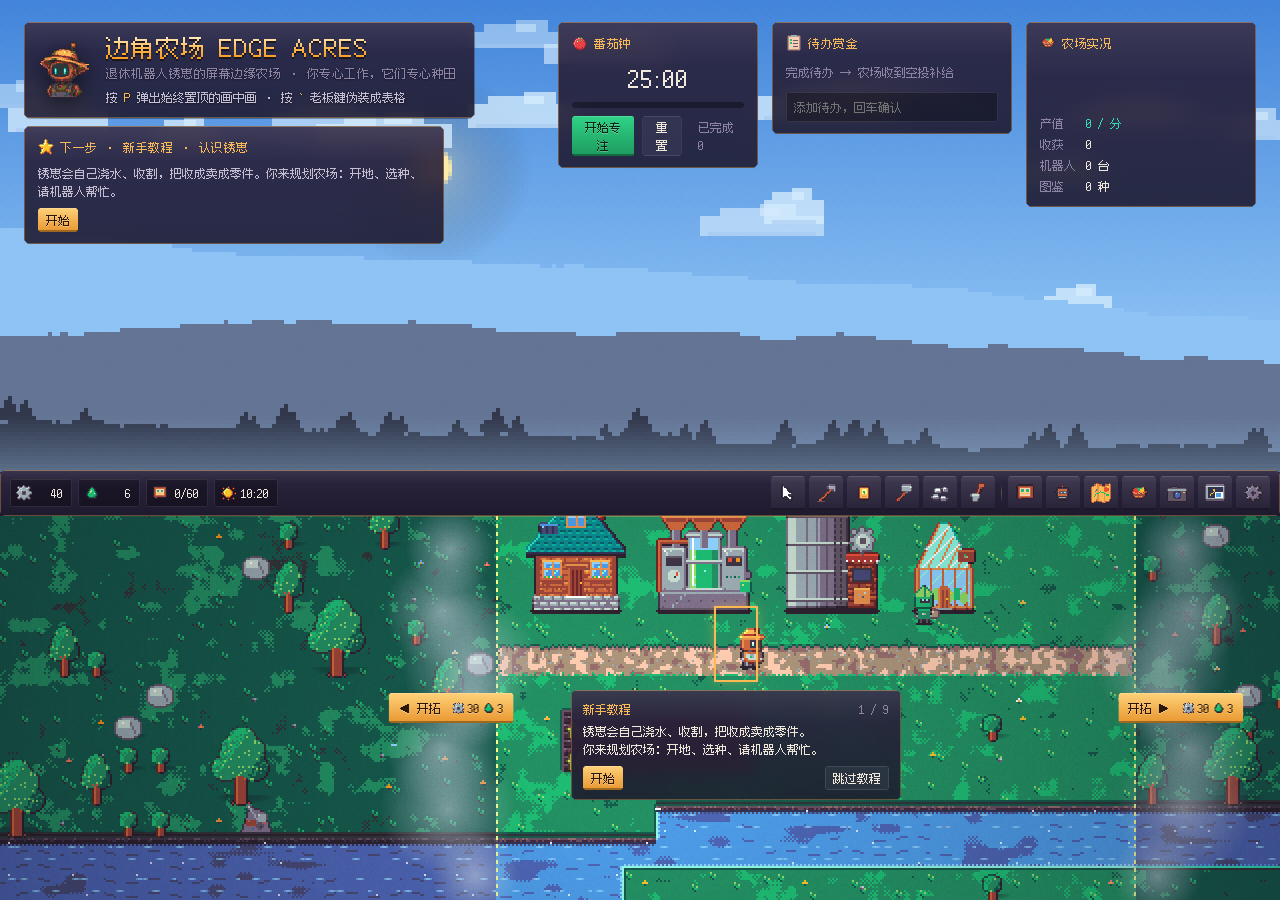
<file: edge-acres/index.html>
<!doctype html>
<html lang="zh-CN">
<head>
<meta charset="utf-8" />
<meta name="viewport" content="width=device-width, initial-scale=1, viewport-fit=cover, user-scalable=no" />
<meta name="theme-color" content="#221b2e" />
<meta name="apple-mobile-web-app-capable" content="yes" />
<meta name="description" content="边角农场 EDGE ACRES：贴在屏幕边缘的放置类自动化农场。退休机器人锈崽和它的机器人伙伴们替你种田。" />
<title>边角农场 EDGE ACRES</title>
<link rel="icon" href="data:image/svg+xml,%3Csvg xmlns='http://www.w3.org/2000/svg' viewBox='0 0 16 16'%3E%3Crect x='3' y='5' width='10' height='9' fill='%23cd683d'/%3E%3Crect x='2' y='3' width='12' height='2' fill='%23fbb954'/%3E%3Crect x='5' y='7' width='6' height='3' fill='%233e3546'/%3E%3Crect x='6' y='8' width='1' height='1' fill='%238ff8e2'/%3E%3Crect x='9' y='8' width='1' height='1' fill='%238ff8e2'/%3E%3C/svg%3E" />
<link rel="stylesheet" href="style.css" />
<link rel="preload" href="fonts/fusion-pixel-12.woff2" as="font" type="font/woff2" crossorigin />
<meta name="gameinc-board" content="/api/board/edge-acres" />
</head>
<body>
<div id="boot"><div class="in"><div style="font-size:24px;color:#fbb954">边角农场</div><div style="color:#8e84a3;margin-top:4px">EDGE ACRES · 锈崽正在开机…</div><div class="bar2"><i></i></div></div></div>
<div id="desk"></div>
<div id="farm"><div class="stage"><canvas id="cv"></canvas></div></div>
<div id="panels"></div>
<div id="toasts"></div>
<div id="tip" class="glass"></div>
<script src="ai-icons.js" defer></script><script src="../hub/account-core.js" defer></script><script src="../hub/game-cloud.js" defer></script><script src="app.js" defer></script>
</body>
</html>
</file>
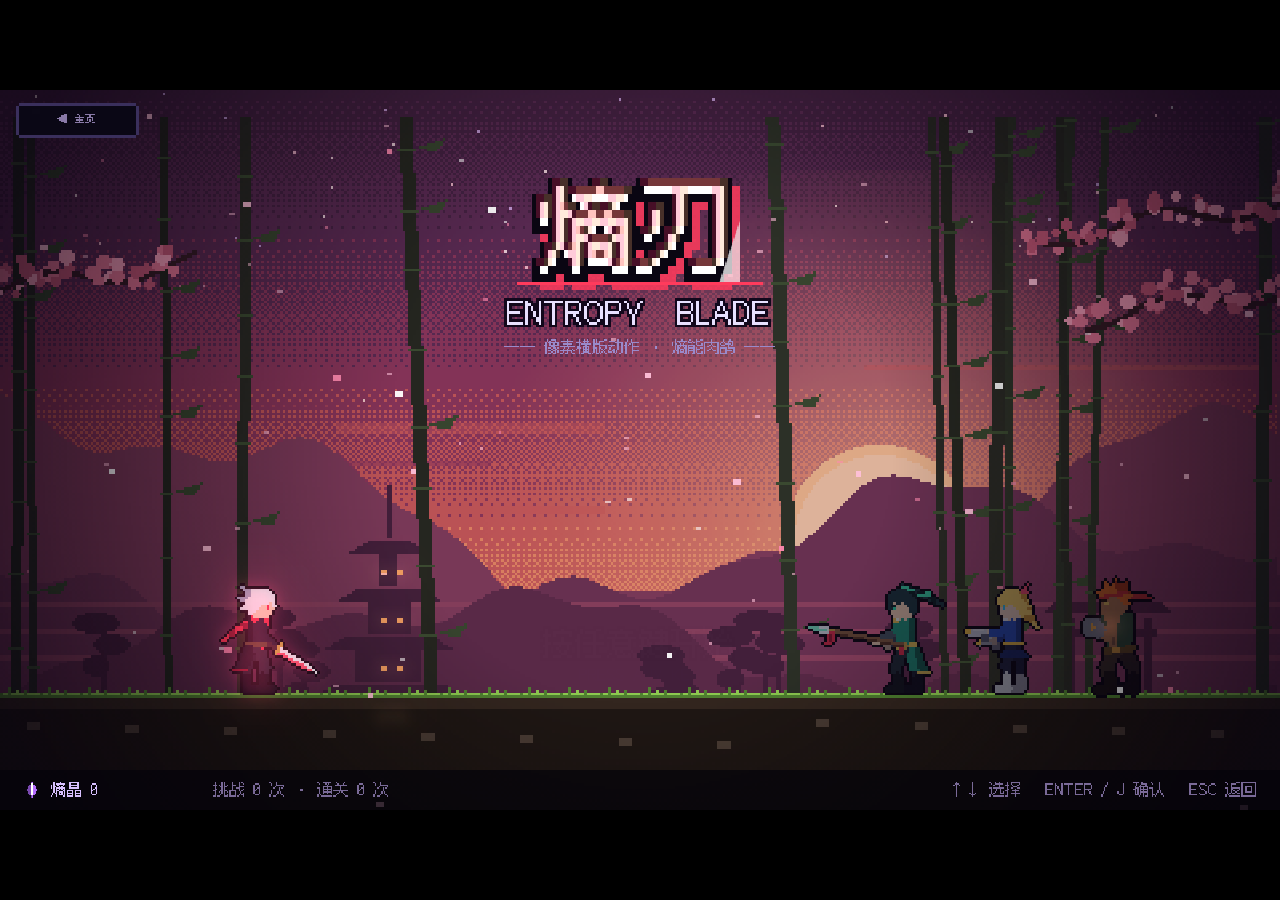
<file: entropy-blade/index.html>
<!DOCTYPE html>
<html lang="zh-CN">
<head>
<meta charset="utf-8">
<meta name="viewport" content="width=device-width, initial-scale=1, maximum-scale=1, user-scalable=no, viewport-fit=cover">
<meta name="apple-mobile-web-app-capable" content="yes">
<meta name="mobile-web-app-capable" content="yes">
<meta name="apple-mobile-web-app-status-bar-style" content="black-translucent">
<meta name="theme-color" content="#05020a">
<title>熵刃 ENTROPY BLADE</title>
<meta name="description" content="像素风 2D 横版动作肉鸽。刀、枪、拳、魔弹各成一派，武技派生连段、见切连段、秘技与灵力，七张地图各有专属敌人与首领，支持键盘、手柄与手机触屏。">
<meta property="og:type" content="website">
<meta property="og:title" content="熵刃 · ENTROPY BLADE">
<meta property="og:description" content="像素风 2D 横版动作肉鸽，打开即玩。">
<meta property="og:url" content="https://game.inc.re/entropy-blade/">
<meta property="og:image" content="https://game.inc.re/hub/entropy-blade-cover.png">
<meta name="twitter:card" content="summary_large_image">
<link rel="icon" type="image/png" sizes="32x32" href="icons/icon-32.png">
<link rel="icon" type="image/png" sizes="64x64" href="icons/icon-64.png">
<link rel="apple-touch-icon" href="icons/icon-180.png">
<style>
  html, body { margin: 0; padding: 0; background: #000; overflow: hidden; height: 100%; overscroll-behavior: none; }
  body { -webkit-user-select: none; user-select: none; -webkit-touch-callout: none; -webkit-tap-highlight-color: transparent; touch-action: none; }
  #screen { display: block; image-rendering: pixelated; image-rendering: crisp-edges; cursor: default; touch-action: none; }
</style>
</head>
<body>
<canvas id="screen"></canvas>
<script src="js/fontdata.js"></script>
<script src="js/core.js"></script>
<script src="../hub/account-core.js"></script>
<script src="js/syncmerge.js"></script>
<script src="js/account.js"></script>
<script src="js/audio.js"></script>
<script src="js/gfx.js"></script>
<script src="js/touch.js"></script>
<script src="js/fx.js"></script>
<script src="js/sprites.js"></script>
<script src="js/world.js"></script>
<script src="js/combat.js"></script>
<script src="js/heroes.js"></script>
<script src="js/heroes_eve.js"></script>
<script src="js/heroes_gao.js"></script>
<script src="js/heroes_lan.js"></script>
<script src="js/movekit.js"></script>
<script src="js/moves_rin.js"></script>
<script src="js/moves_eve.js"></script>
<script src="js/moves_gao.js"></script>
<script src="js/moves_lan.js"></script>
<script src="js/moves_u.js"></script>
<script src="js/arts.js"></script>
<script src="js/portraits.js"></script>
<script src="js/player.js"></script>
<script src="js/enemies.js"></script>
<script src="js/enemies2.js"></script>
<script src="js/bosses.js"></script>
<script src="js/bosses2.js"></script>
<script src="js/upgrades.js"></script>
<script src="js/trials.js"></script>
<script src="js/game.js"></script>
<script src="js/ui.js"></script>
<script src="js/main.js"></script>
</body>
</html>
</file>
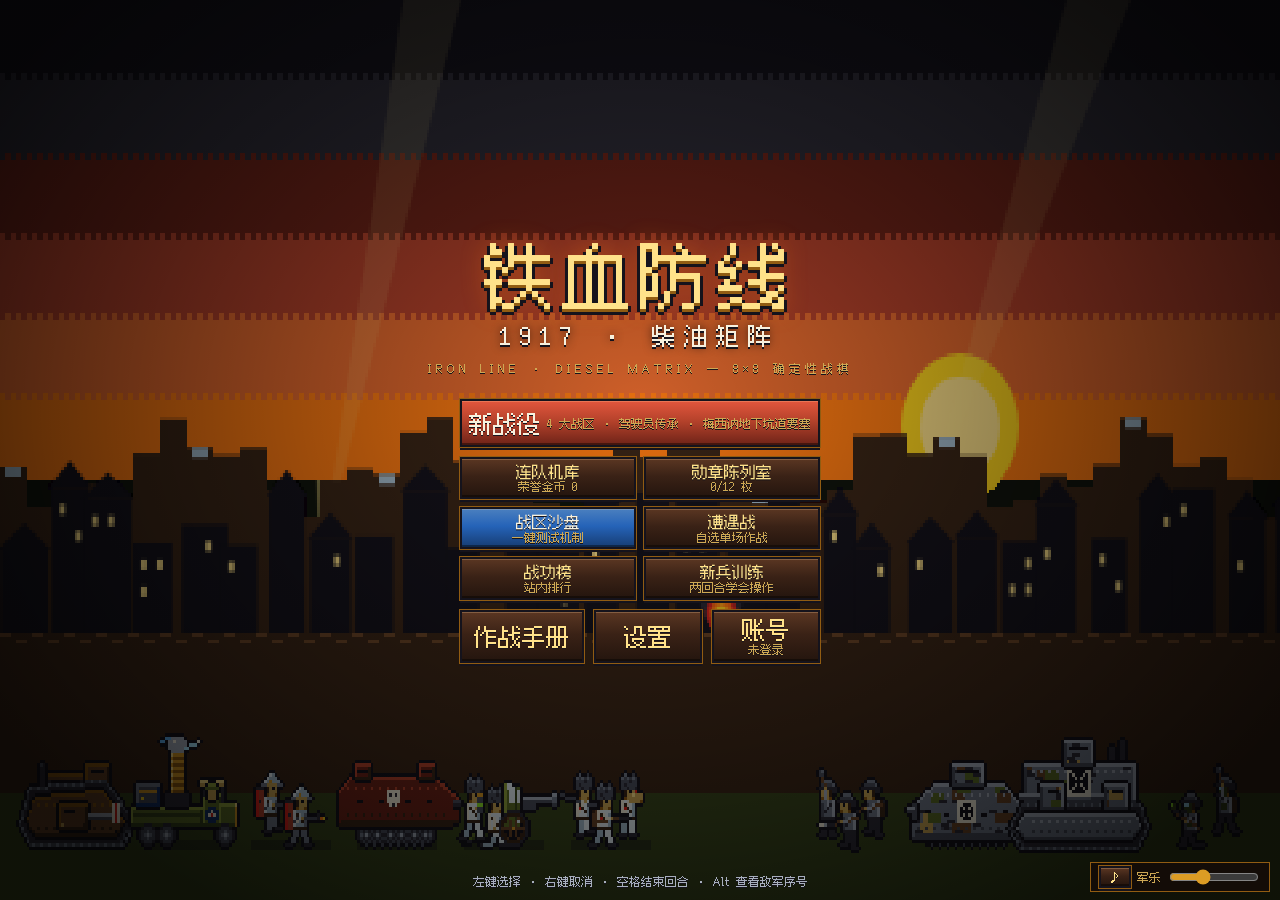
<file: iron-line-1917/index.html>
<!doctype html>
<html lang="zh-CN">
  <head>
    <meta charset="utf-8" />
    <meta name="viewport" content="width=device-width, initial-scale=1" />
    <title>铁血防线：1917柴油矩阵</title>
    <meta name="description" content="一战柴油重工像素风 8×8 网格回合制确定性战棋 · 四大战区天灾 / 特种连队 / 首领决战" />
    <link rel="icon" href="data:image/svg+xml,%3Csvg xmlns='http://www.w3.org/2000/svg' viewBox='0 0 16 16'%3E%3Crect width='16' height='16' fill='%2315131c'/%3E%3Crect x='2' y='5' width='10' height='7' fill='%235f7028'/%3E%3Crect x='11' y='7' width='4' height='2' fill='%23a9b1bf'/%3E%3Crect x='3' y='12' width='9' height='2' fill='%232e2c37'/%3E%3Crect x='5' y='3' width='4' height='2' fill='%23dc9c24'/%3E%3C/svg%3E" />
    <link rel="stylesheet" href="style.css" />
    <link rel="preload" href="fonts/fusion-pixel-12.woff2" as="font" type="font/woff2" crossorigin />
    <meta name="gameinc-board" content="/api/board/iron-line-1917" />
  </head>
  <body>
    <!-- 盟军指挥部：全部界面由 js/game.js 渲染进 #app（顶栏补给槽 / 沙盘指令条 / 铭牌 / Canvas 棋盘 / 任务目标 / 情报卡） -->
    <div id="app">
      <noscript style="color:#ffe28a;display:block;padding:40px;font-size:20px">请启用 JavaScript 以运行《铁血防线：1917柴油矩阵》。</noscript>
    </div>
    <script src="../hub/account-core.js"></script>
    <script src="../hub/game-cloud.js"></script>
    <script src="js/engine.js"></script>
    <script src="js/game.js"></script>
    <script>
      // 引擎或界面脚本没有加载成功（网络中断）时给出提示，不让页面一直黑屏
      setTimeout(function () { var a = document.getElementById('app'); if (a && !a.querySelector('.screen')) a.insertAdjacentHTML('beforeend', '<p style="color:#ffe28a;padding:40px;font-size:18px;line-height:1.6">游戏文件没有加载完整，请检查网络后刷新页面。</p>'); }, 5000);
    </script>
  </body>
</html>
</file>
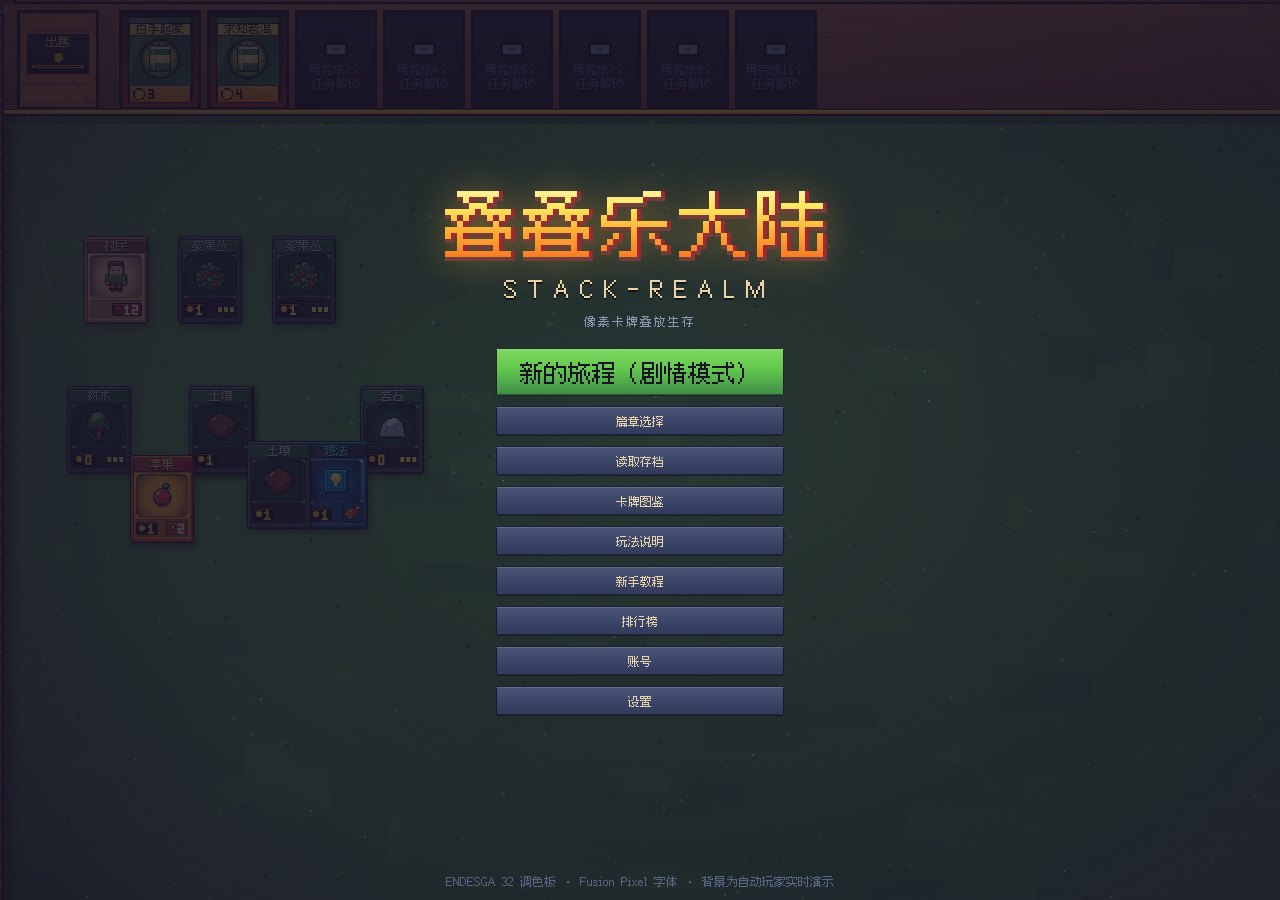
<file: stack-realm/index.html>
<!doctype html>
<html lang="zh-CN">
<head>
  <meta charset="utf-8" />
  <meta name="viewport" content="width=device-width, initial-scale=1, maximum-scale=1, user-scalable=no" />
  <meta name="theme-color" content="#181425" />
  <title>叠叠乐大陆 STACK-REALM</title>
  <meta name="description" content="叠叠乐大陆：像素风卡牌叠放生存游戏。" />
  <link rel="icon" href="data:image/svg+xml,%3Csvg xmlns='http://www.w3.org/2000/svg' viewBox='0 0 16 16'%3E%3Crect x='2' y='1' width='10' height='13' fill='%23ead4aa' stroke='%23181425'/%3E%3Crect x='4' y='3' width='10' height='12' fill='%2363c74d' stroke='%23181425'/%3E%3C/svg%3E" />
  <link rel="stylesheet" href="style.css" />
  <meta name="gameinc-board" content="/api/board/stack-realm" />
</head>
<body>
  <div id="app">
    <canvas id="board"></canvas>
    <div id="hud"></div>
    <div id="overlay"></div>
    <div id="toasts"></div>
    <div id="tip"></div>
  </div>
  <noscript>需要启用 JavaScript 才能游玩。</noscript>
  <script src="ai-icons.js"></script><script src="../hub/account-core.js"></script><script src="../hub/game-cloud.js"></script><script src="app.js" defer></script>
</body>
</html>
</file>
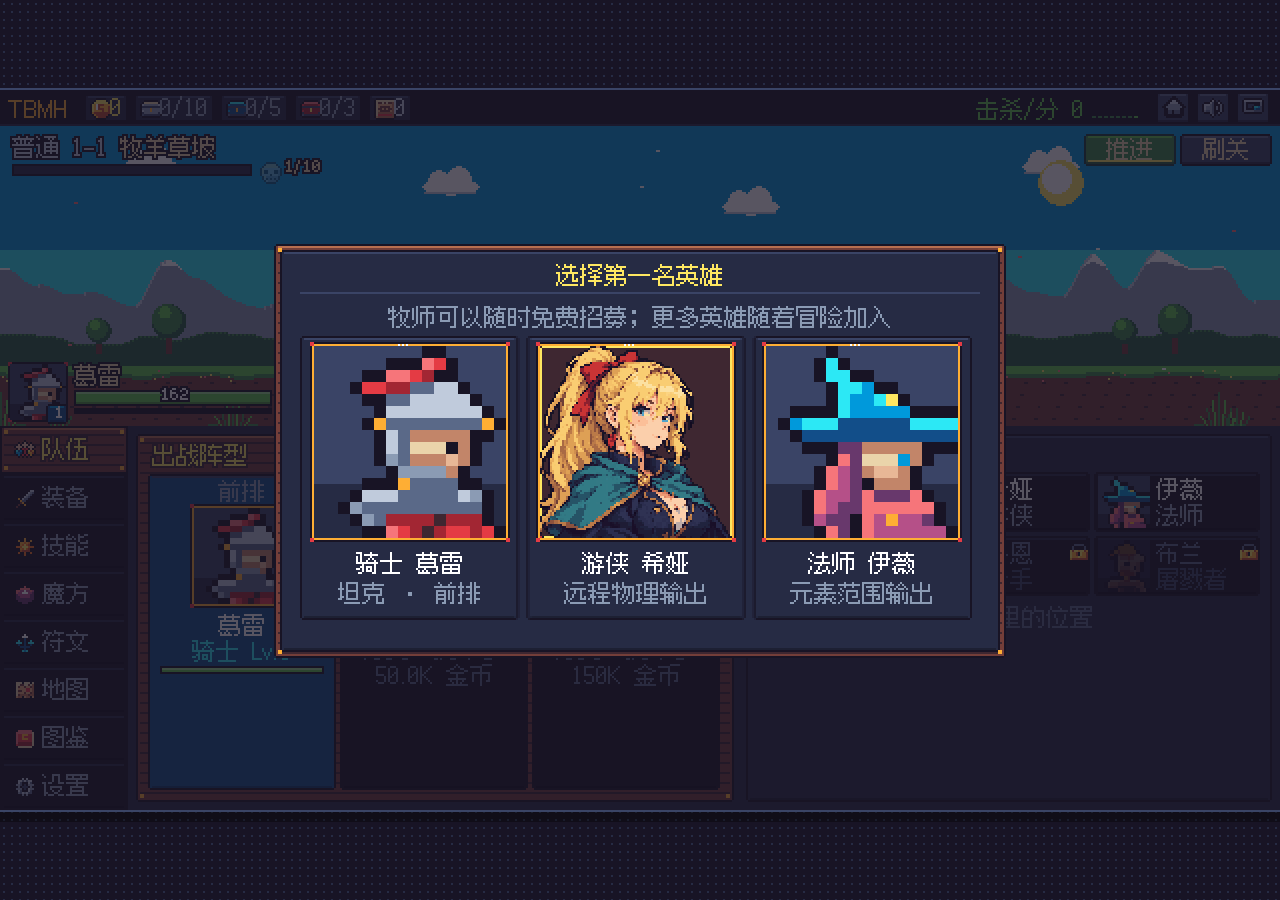
<file: tbmh/index.html>
<!DOCTYPE html>
<html lang="zh-CN">
<head>
<meta charset="utf-8">
<meta name="viewport" content="width=device-width, initial-scale=1, maximum-scale=1, user-scalable=no, viewport-fit=cover">
<meta name="theme-color" content="#181425">
<meta name="mobile-web-app-capable" content="yes">
<meta name="apple-mobile-web-app-capable" content="yes">
<title>悬赏怪物猎人 · TBMH</title>
<meta name="description" content="像素风挂机放置 RPG：组一支赏金猎人小队自动出征，三幕、四个难度，每关都有首领，开宝箱刷十级品质装备，用魔方合成、镶嵌、雕刻，点亮近两百个符文。">
<meta property="og:type" content="website">
<meta property="og:title" content="悬赏怪物猎人 · The Bounty Monster Hunter">
<meta property="og:description" content="像素风挂机放置 RPG，打开即玩。">
<meta property="og:url" content="https://game.inc.re/tbmh/">
<meta property="og:image" content="https://game.inc.re/hub/tbmh-cover.png">
<meta name="twitter:card" content="summary_large_image">
<link rel="icon" type="image/png" href="icon-64.png">
<link rel="apple-touch-icon" href="icon-180.png">
<style>
  html, body { margin: 0; height: 100%; background: #181425; overflow: hidden; overscroll-behavior: none; }
  body { -webkit-user-select: none; user-select: none; -webkit-tap-highlight-color: transparent; touch-action: none; font: 12px/1.4 TB12, monospace; color: #ead4aa; }
  #stage { position: fixed; inset: 0; display: flex; align-items: center; justify-content: center; padding: env(safe-area-inset-top) env(safe-area-inset-right) env(safe-area-inset-bottom) env(safe-area-inset-left);
    background: radial-gradient(#262b44 1px, transparent 1px) 0 0 / 8px 8px, #181425; }
  #screen { display: block; image-rendering: pixelated; image-rendering: crisp-edges; touch-action: none; box-shadow: 0 0 0 2px #3a4466, 0 12px 0 0 rgba(0, 0, 0, 0.35); }
  #boot { position: fixed; inset: 0; display: grid; place-items: center; color: #feae34; font: 24px monospace; letter-spacing: 4px; }
  dialog { width: min(360px, 100% - 32px); padding: 0; border: 0; background: transparent; color: #ead4aa; font: 12px/18px TB12, monospace; }
  dialog::backdrop { background: rgba(24, 20, 37, 0.75); }
  .box { padding: 16px 18px 18px; background: #262b44; box-shadow: 0 -2px 0 #733e39, 0 2px 0 #733e39, -2px 0 0 #733e39, 2px 0 0 #733e39, 0 0 0 4px #3e2731; }
  .hd { display: flex; justify-content: space-between; align-items: center; }
  h2 { margin: 0; font: 12px/12px TB12, monospace; color: #fee761; }
  .x { width: 20px; height: 20px; border: 0; background: #3a4466; color: #ead4aa; font: 12px TB12, monospace; cursor: pointer; }
  .tabs { display: grid; grid-template-columns: 1fr 1fr; gap: 4px; margin-top: 12px; }
  .tab { padding: 6px 0; border: 0; background: #181425; color: #8b9bb4; font: 12px TB12, monospace; cursor: pointer; }
  .tab[aria-selected="true"] { background: #3a4466; color: #fee761; box-shadow: inset 0 -2px 0 #feae34; }
  label { display: block; margin-top: 10px; color: #8b9bb4; }
  input, textarea { box-sizing: border-box; display: block; width: 100%; margin-top: 4px; padding: 6px 8px; border: 0; outline: 0; background: #181425; color: #ffffff; font: 16px/20px monospace; box-shadow: inset 0 0 0 2px #3a4466; -webkit-user-select: text; user-select: text; }
  input:focus, textarea:focus { box-shadow: inset 0 0 0 2px #feae34; }
  textarea { height: 96px; font-size: 12px; line-height: 14px; resize: none; word-break: break-all; }
  .go { display: block; width: 100%; margin-top: 14px; padding: 7px 0; border: 0; background: #feae34; color: #3e2731; font: 12px TB12, monospace; cursor: pointer; box-shadow: inset 0 -2px 0 #be4a2f, inset 0 2px 0 #fee761; }
  .msg { min-height: 18px; margin: 8px 0 0; color: #f6757a; }
  p { margin: 10px 0 0; color: #c0cbdc; }
  [hidden] { display: none !important; }
</style>
</head>
<body>
<div id="stage"><canvas id="screen" width="640" height="360" aria-label="悬赏怪物猎人游戏画面"></canvas></div>
<div id="boot">TBMH</div>

<dialog id="login" aria-labelledby="login-title">
  <div class="box">
    <div class="hd"><h2 id="login-title">GAME.INC.RE 账号</h2><button class="x" type="button" aria-label="关闭">×</button></div>
    <div class="tabs" role="tablist"><button class="tab" type="button" role="tab" aria-selected="true">登录</button><button class="tab" type="button" role="tab" aria-selected="false">注册</button></div>
    <form novalidate>
      <label>用户名<input name="username" autocomplete="username" autocapitalize="off" spellcheck="false" maxlength="16" placeholder="3–16 位字母、数字或下划线"></label>
      <label>密码<input name="password" type="password" maxlength="64" autocomplete="current-password" placeholder="8–64 位"></label>
      <label hidden>确认密码<input name="confirm" type="password" maxlength="64" autocomplete="new-password"></label>
      <button class="go" type="submit">登录</button>
    </form>
    <p class="msg" role="status" aria-live="polite"></p>
  </div>
</dialog>
<dialog id="code" aria-labelledby="code-title">
  <div class="box">
    <div class="hd"><h2 id="code-title">存档码</h2><button class="x" type="button" aria-label="关闭">×</button></div>
    <p></p>
    <textarea spellcheck="false"></textarea>
    <button class="go ok" type="button">复制</button>
    <p class="msg" role="status" aria-live="polite"></p>
  </div>
</dialog>

<script src="js/font.js"></script>
<script src="js/portraits.js"></script>
<script src="js/core.js"></script>
<script src="js/data.js"></script>
<script src="js/state.js"></script>
<script src="js/loot.js"></script>
<script src="js/battle.js"></script>
<script src="js/art.js"></script>
<script src="js/art-monsters.js"></script>
<script src="js/art-items.js"></script>
<script src="js/pixel.js"></script>
<script src="js/scene.js"></script>
<script src="js/audio.js"></script>
<script src="js/fx.js"></script>
<script src="js/ui.js"></script>
<script src="js/panels.js"></script>
<script src="js/view.js"></script>
<script src="../hub/account-core.js"></script>
<script src="js/cloud.js"></script>
<script src="js/main.js"></script>
</body>
</html>
</file>
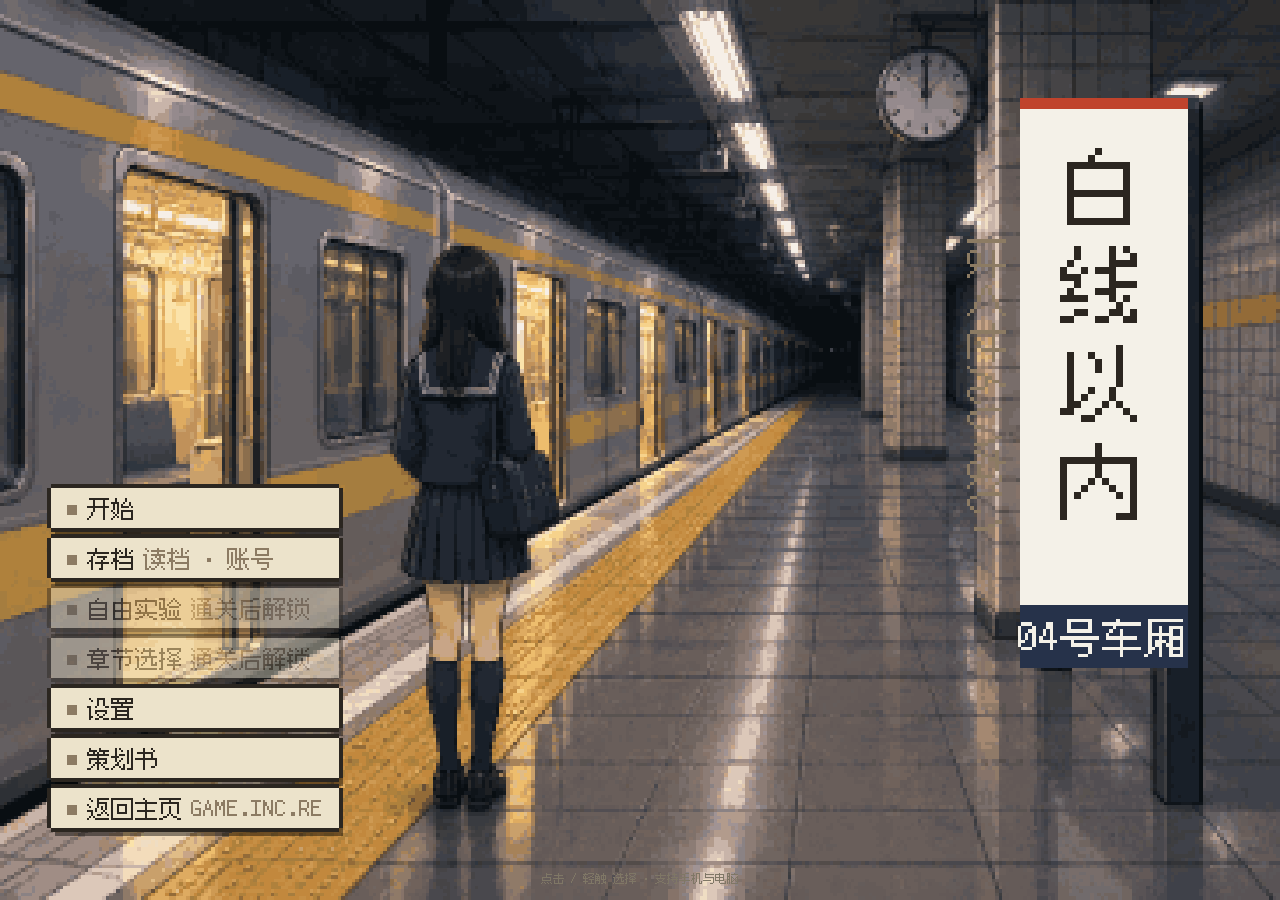
<file: whiteline/index.html>
<!doctype html>
<html lang="zh-CN">
<head>
<meta charset="utf-8">
<meta name="viewport" content="width=device-width, initial-scale=1, maximum-scale=1, user-scalable=no, viewport-fit=cover">
<meta name="theme-color" content="#1b1e26">
<meta name="apple-mobile-web-app-capable" content="yes">
<meta name="mobile-web-app-capable" content="yes">
<meta name="description" content="白线以内 —— 末班车 04 号车厢里的规则拼图像素游戏">
<title>白线以内 · 末班车04号车厢</title>
<link rel="icon" type="image/png" href="icon-64.png">
<link rel="apple-touch-icon" href="icon-180.png">
<link rel="stylesheet" href="css/font.css">
<link rel="stylesheet" href="css/style.css">
</head>
<body>
<div id="app" class="booting">

  <!-- 标题画面 -->
  <section id="title" class="screen hidden" aria-label="标题画面">
    <canvas id="title-cv" width="384" height="256"></canvas>
    <div class="title-sign hidden" id="title-sign"><b>白</b><b>线</b><b>以</b><b>内</b><span>04号车厢</span></div>
    <div class="title-menu" id="title-menu"></div>
    <div class="title-foot">点击 / 轻触 选择 · 支持手机与电脑</div>
  </section>

  <!-- 游戏主体 -->
  <section id="game" class="screen hidden" aria-label="游戏">
    <header id="hud">
      <div class="hud-cell hud-draft"><span class="lbl">台本</span><b id="hud-draft">第4096稿</b></div>
      <div class="hud-cell hud-clock"><span class="lbl">时刻</span><b id="hud-clock">0:24:00</b></div>
      <div class="hud-cell hud-scan" id="hud-scan-cell"><span class="lbl" id="hud-scan-lbl">巡检</span><b id="hud-scan">--:--</b><i id="hud-scan-dots"></i></div>
      <div class="hud-cell hud-alert" id="hud-alert-cell"><span class="lbl">警戒</span><i id="hud-alert"></i></div>
      <div class="hud-btns">
        <button class="ibtn" id="btn-ff" title="快进 (F)" aria-label="快进"></button>
        <button class="ibtn" id="btn-pause" title="暂停 (空格)" aria-label="暂停"></button>
        <button class="ibtn" id="btn-menu" title="菜单 (Esc)" aria-label="菜单"></button>
      </div>
    </header>

    <main id="stage-wrap">
      <div id="stage">
        <canvas id="cv"></canvas>
        <div id="stage-ui">
          <div id="banner" class="hidden"></div>
          <div id="toasts"></div>
          <div id="subtitle" class="hidden"></div>
          <div id="hold-tip" class="hidden"></div>
        </div>
      </div>
    </main>

    <aside id="panel">
      <div id="objective" class="pbox"><span class="obj-tag">目标</span><span id="obj-text">……</span><button class="mini-btn" id="btn-hint">提示</button></div>
      <div id="inspector" class="pbox"></div>
      <div id="clipboard" class="pbox"></div>
      <nav id="toolbar">
        <button class="tbtn" id="btn-script"><i class="ic" data-ic="book"></i><span>台本</span></button>
        <button class="tbtn" id="btn-list"><i class="ic" data-ic="list"></i><span>对象</span></button>
        <button class="tbtn" id="btn-eye"><i class="ic" data-ic="eye"></i><span>透视</span></button>
        <button class="tbtn" id="btn-dex"><i class="ic" data-ic="dex"></i><span>图鉴</span></button>
        <button class="tbtn" id="btn-swap"><i class="ic" data-ic="swap"></i><span>切换</span></button>
      </nav>
    </aside>

    <div id="dialog" class="hidden" role="dialog" aria-live="polite">
      <div class="dlg-portrait"><canvas id="dlg-pt" width="72" height="72"></canvas></div>
      <div class="dlg-body">
        <div class="dlg-name" id="dlg-name"></div>
        <div class="dlg-text" id="dlg-text"></div>
        <div class="dlg-choices" id="dlg-choices"></div>
      </div>
      <div class="dlg-next" id="dlg-next">▼</div>
    </div>
  </section>

  <div id="modal-root"></div>
  <div id="fx-root"></div>
  <div id="curtain" class="hidden"></div>
  <div id="boot-msg">载入中……</div>
</div>

<script src="js/assets.js"></script>
<script src="js/bitfont.js"></script>
<script src="../hub/account-core.js"></script>
<script src="js/core.js"></script>
<script src="js/cloud.js"></script>
<script src="js/audio.js"></script>
<script src="js/gfx.js"></script>
<script src="js/data_tags.js"></script>
<script src="js/data_world.js"></script>
<script src="js/data_lines.js"></script>
<script src="js/data_reactions.js"></script>
<script src="js/entity.js"></script>
<script src="js/brains.js"></script>
<script src="js/tagsys.js"></script>
<script src="js/scan.js"></script>
<script src="js/dialog.js"></script>
<script src="js/data_story.js"></script>
<script src="js/story.js"></script>
<script src="js/ui.js"></script>
<script src="js/input.js"></script>
<script src="js/game.js"></script>
<script src="js/main.js"></script>
</body>
</html>
</file>
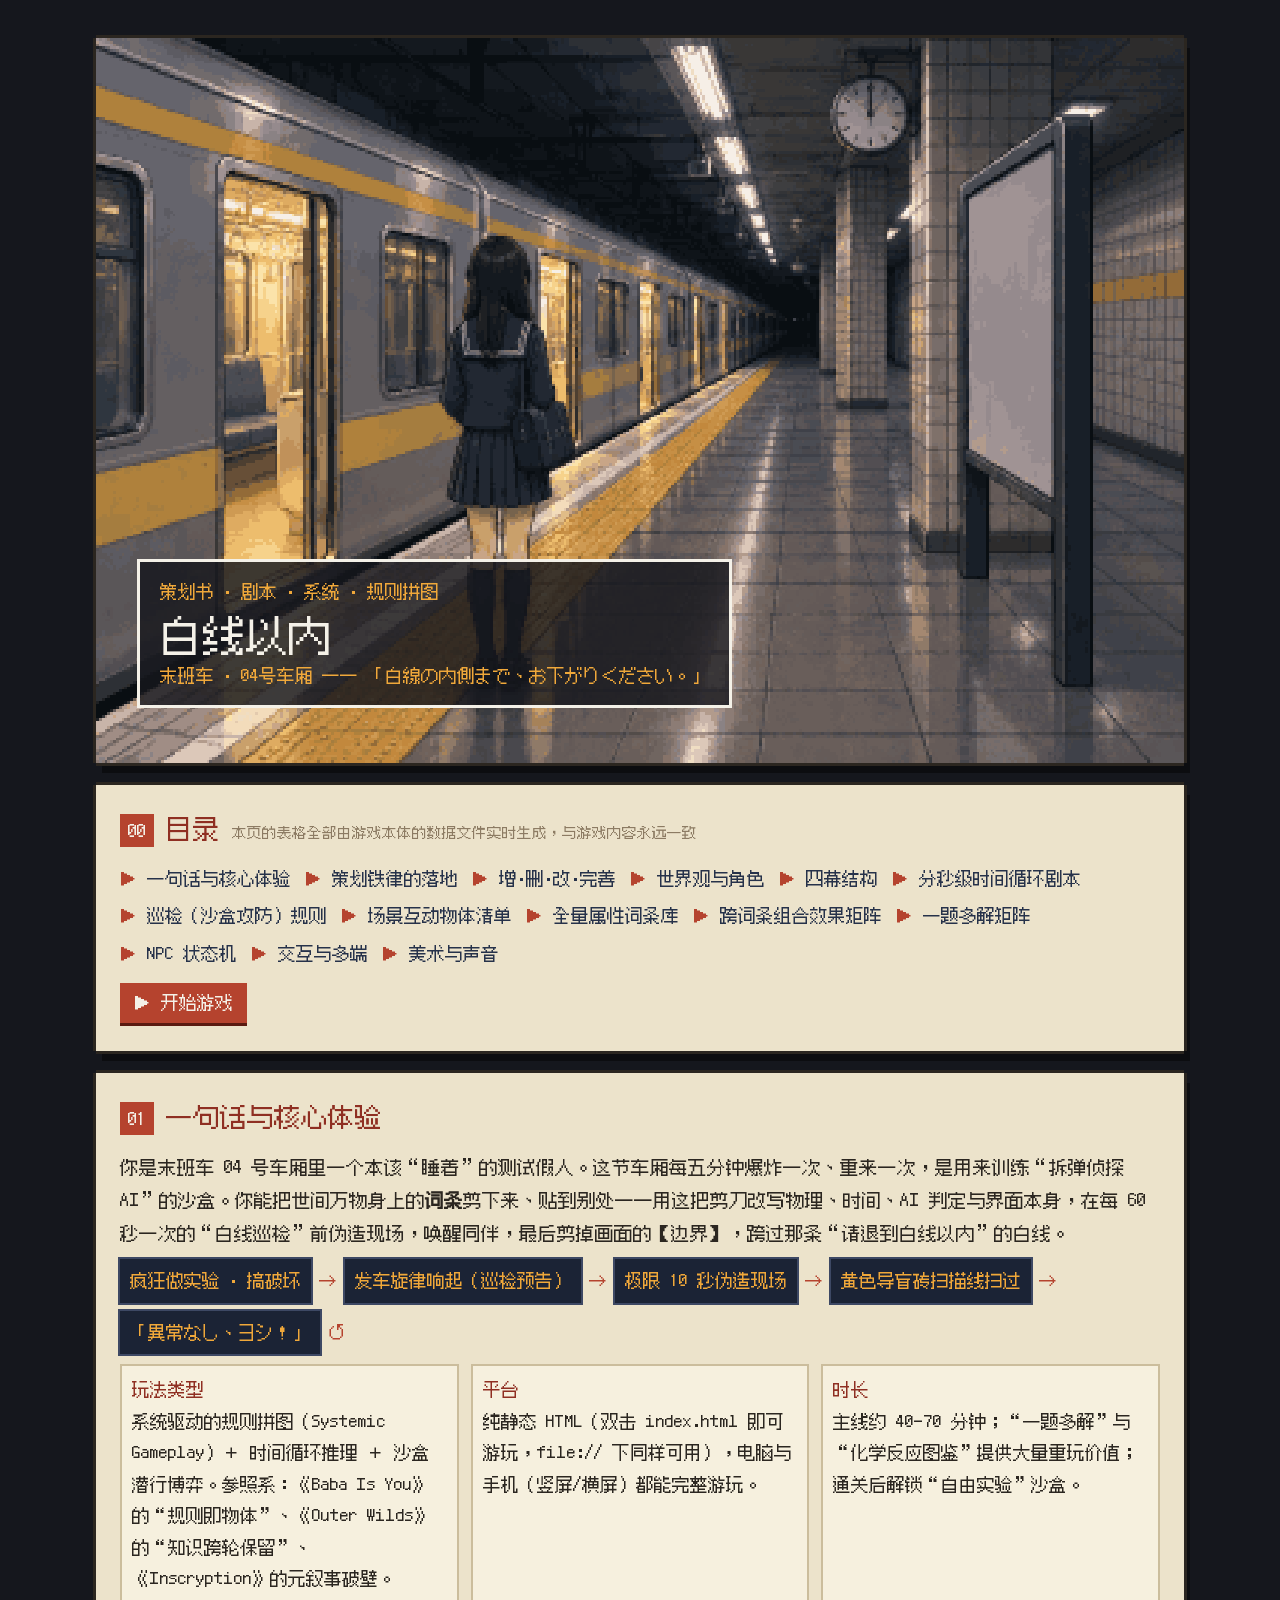
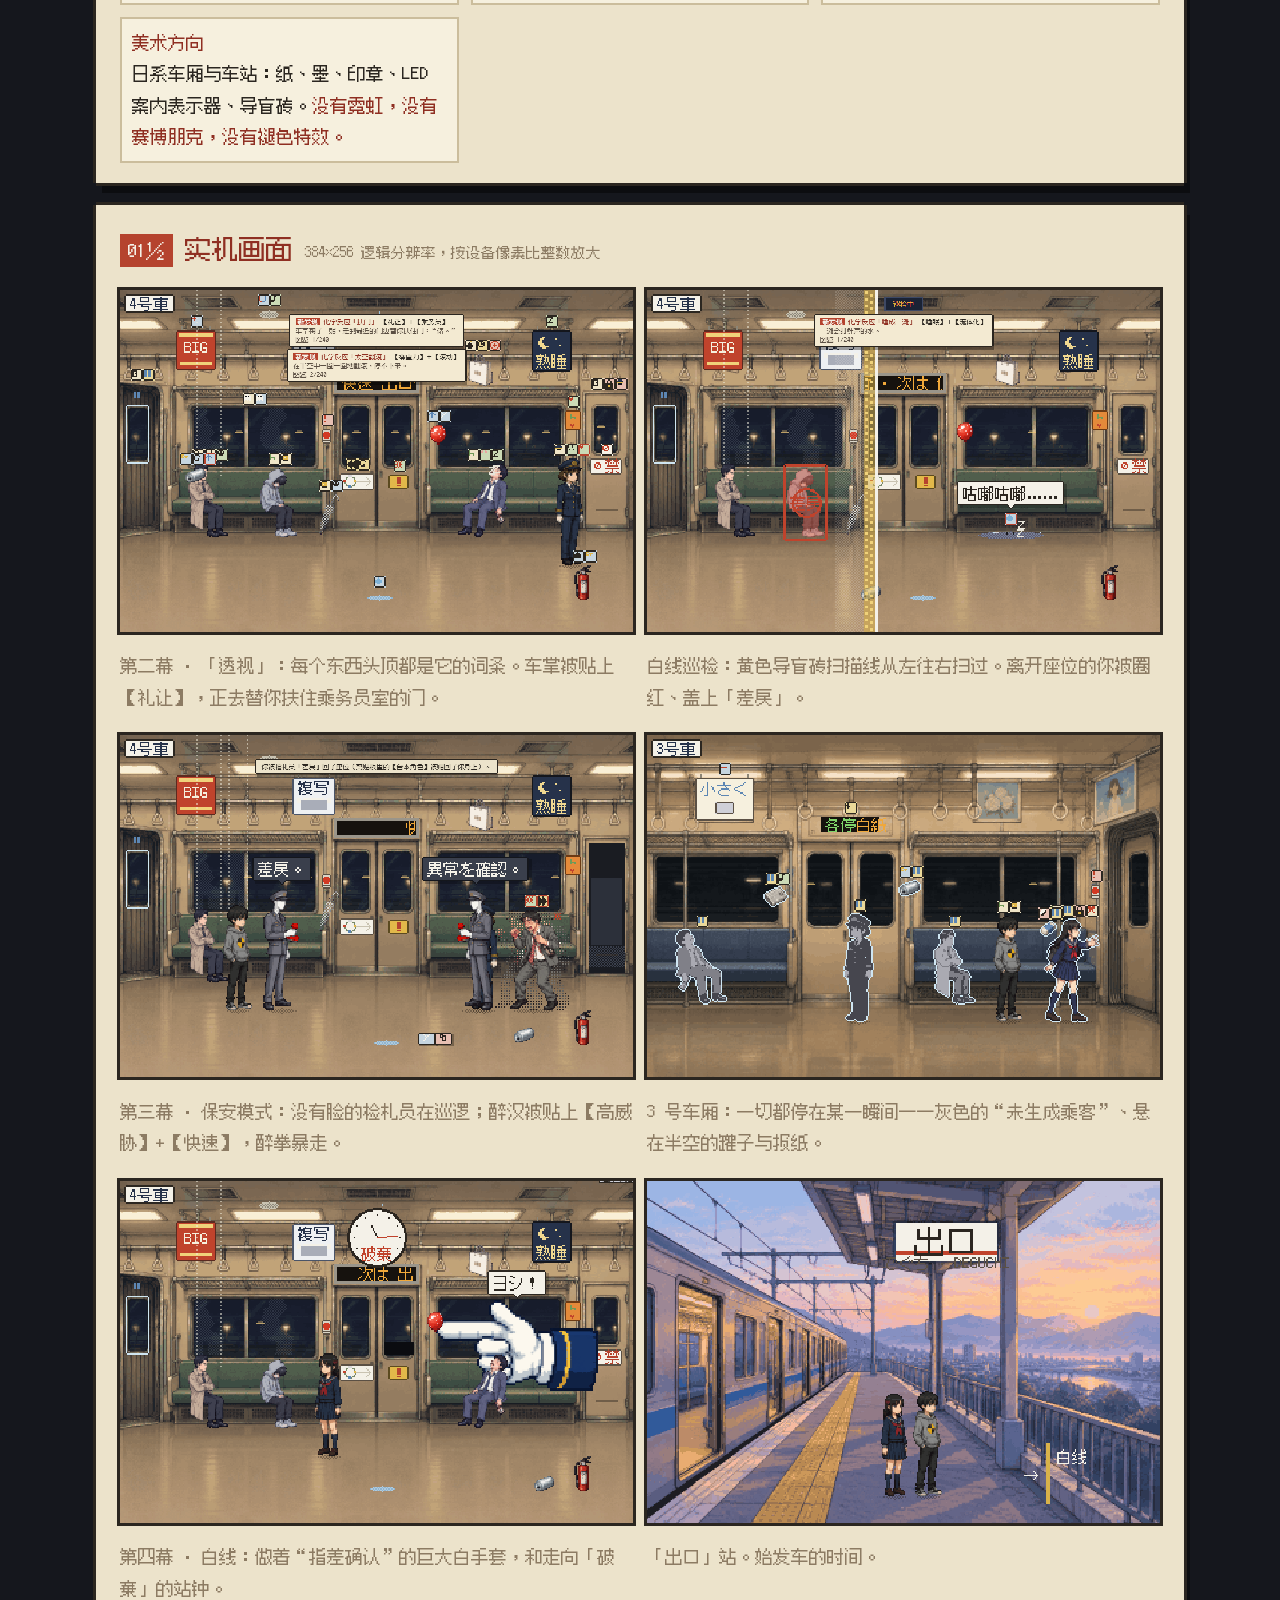
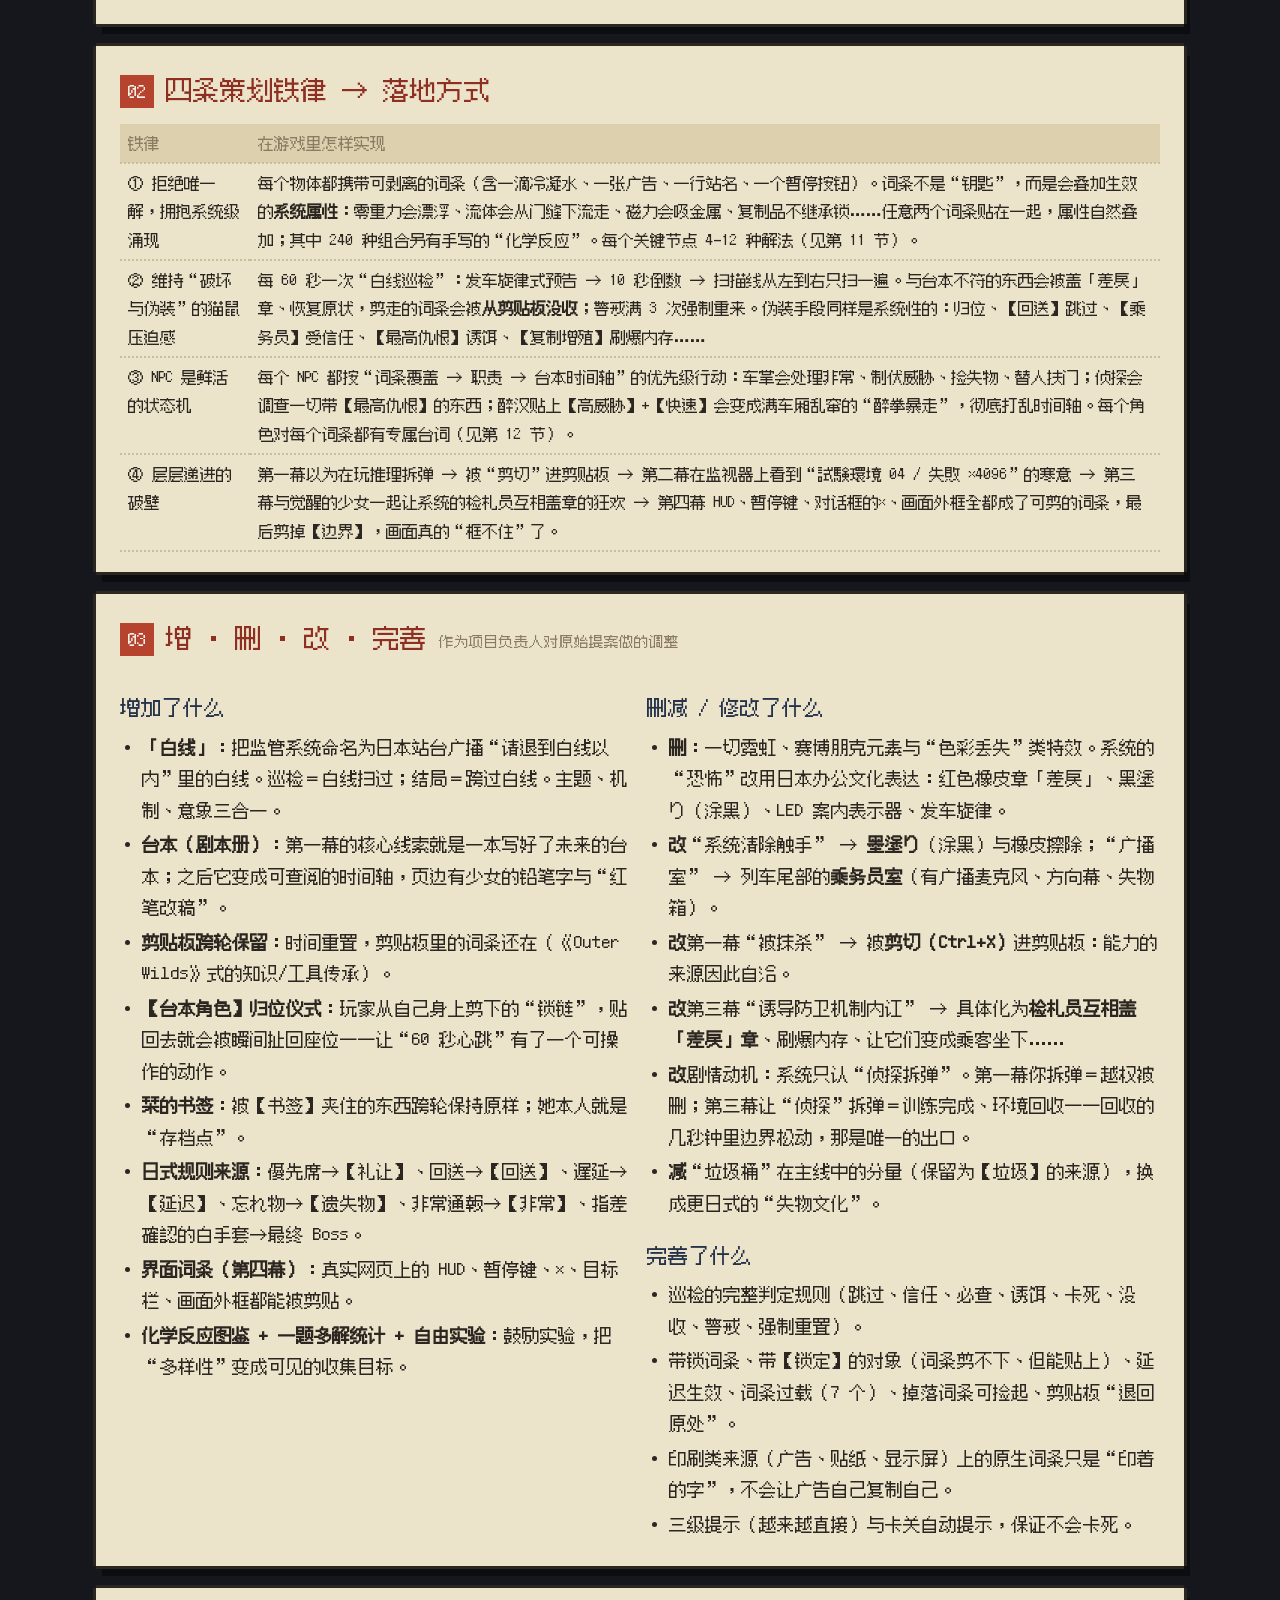
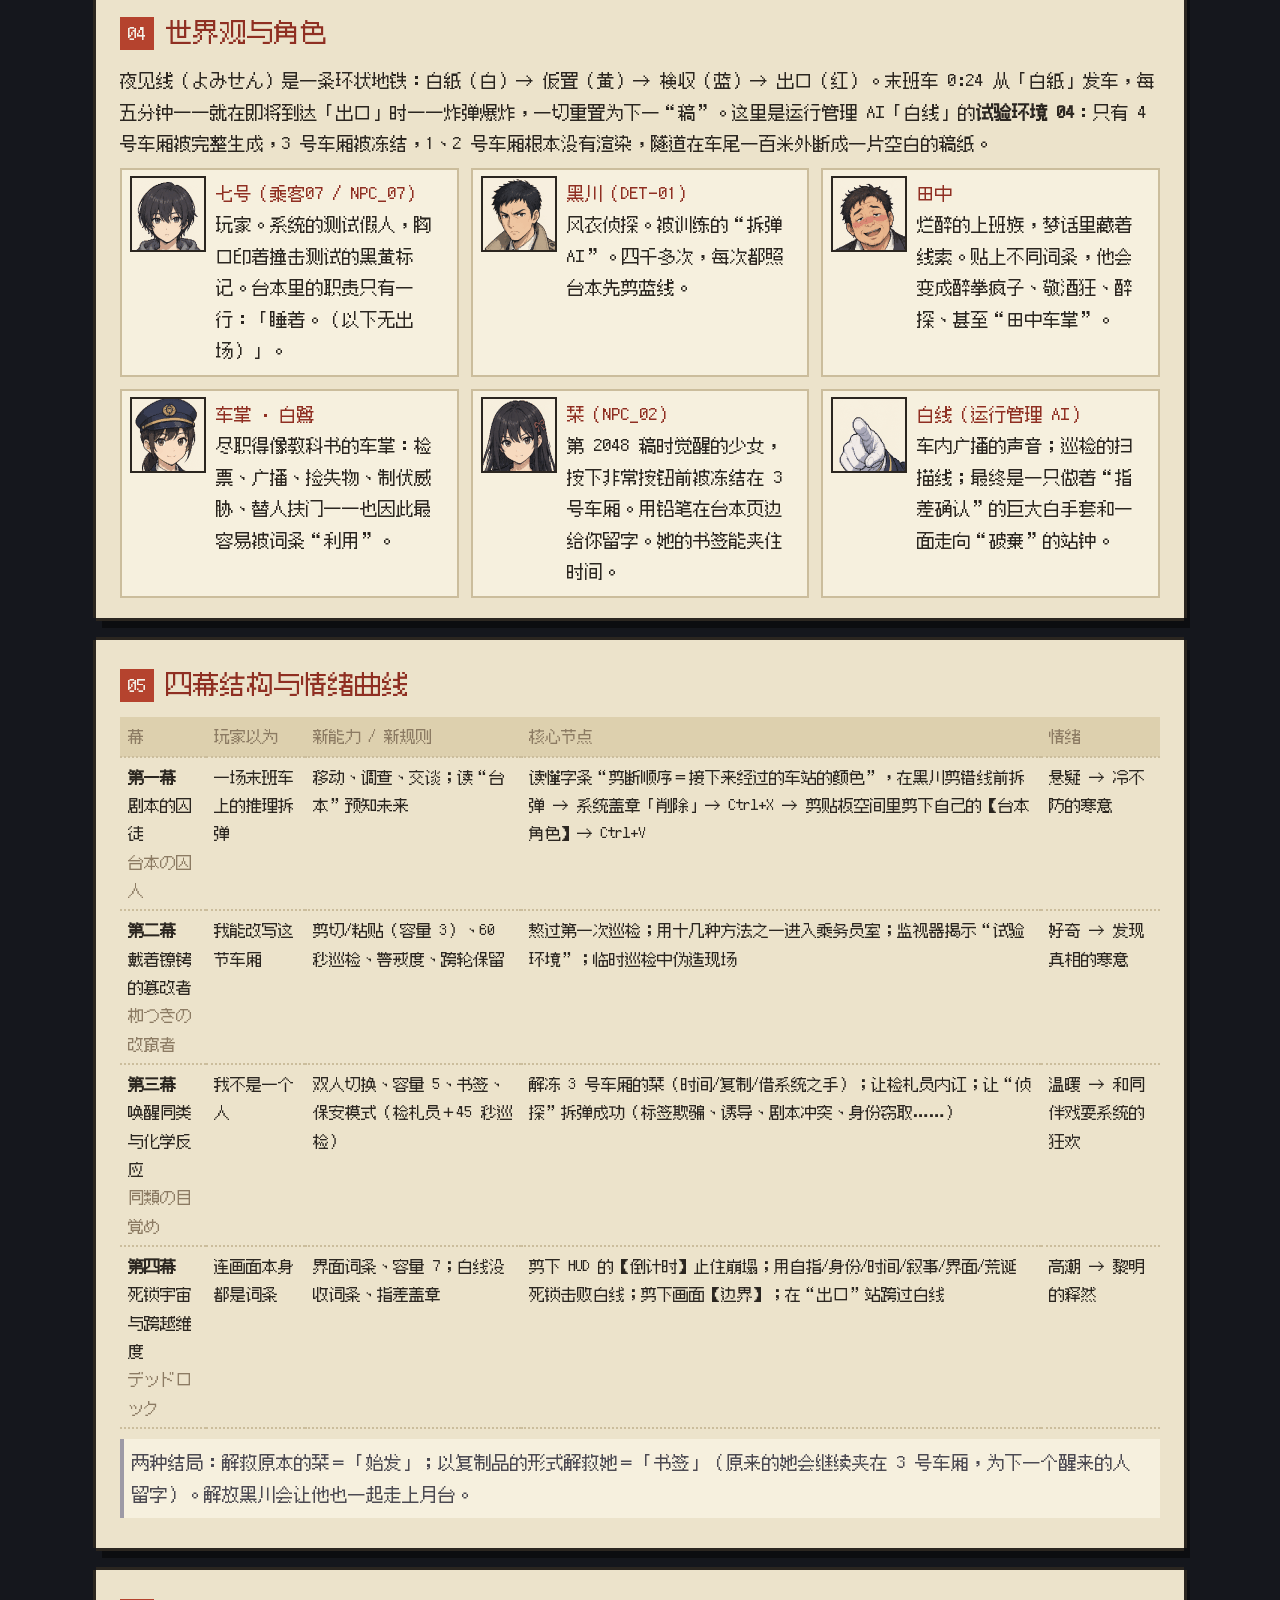
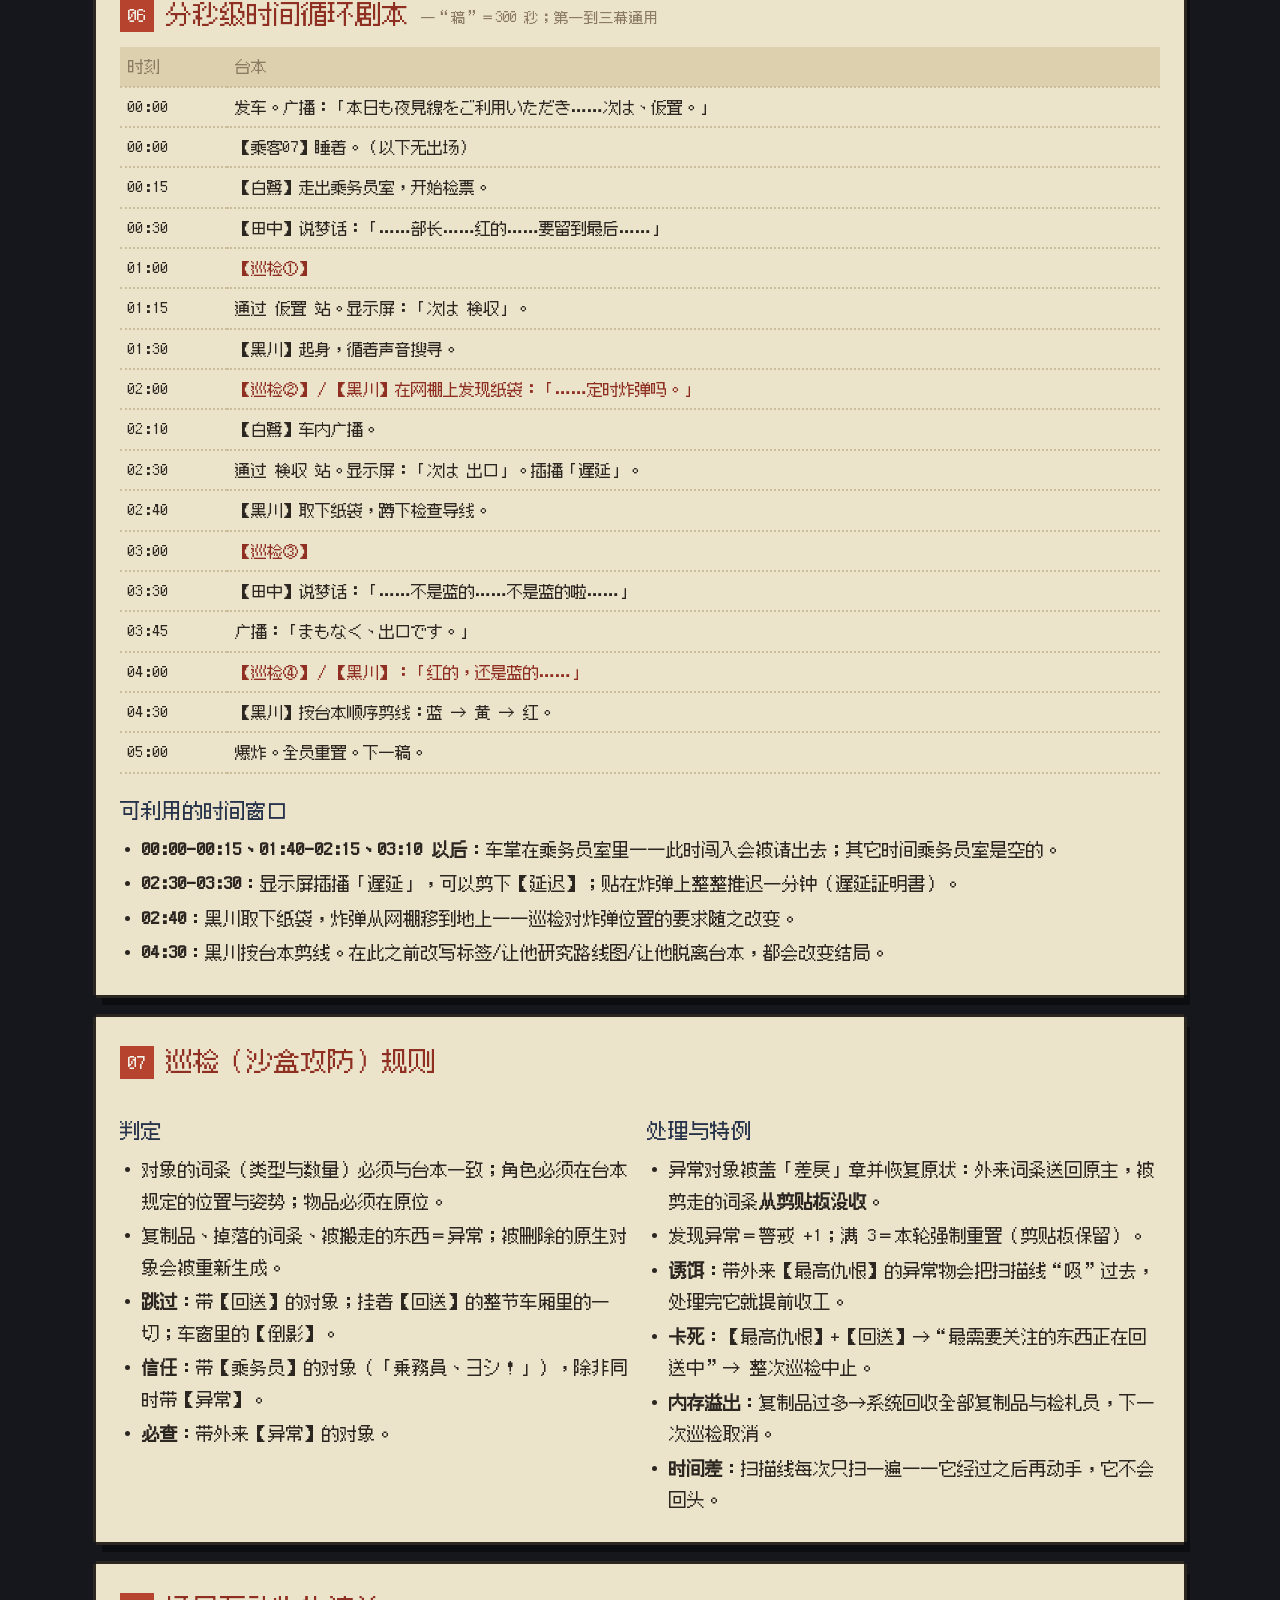
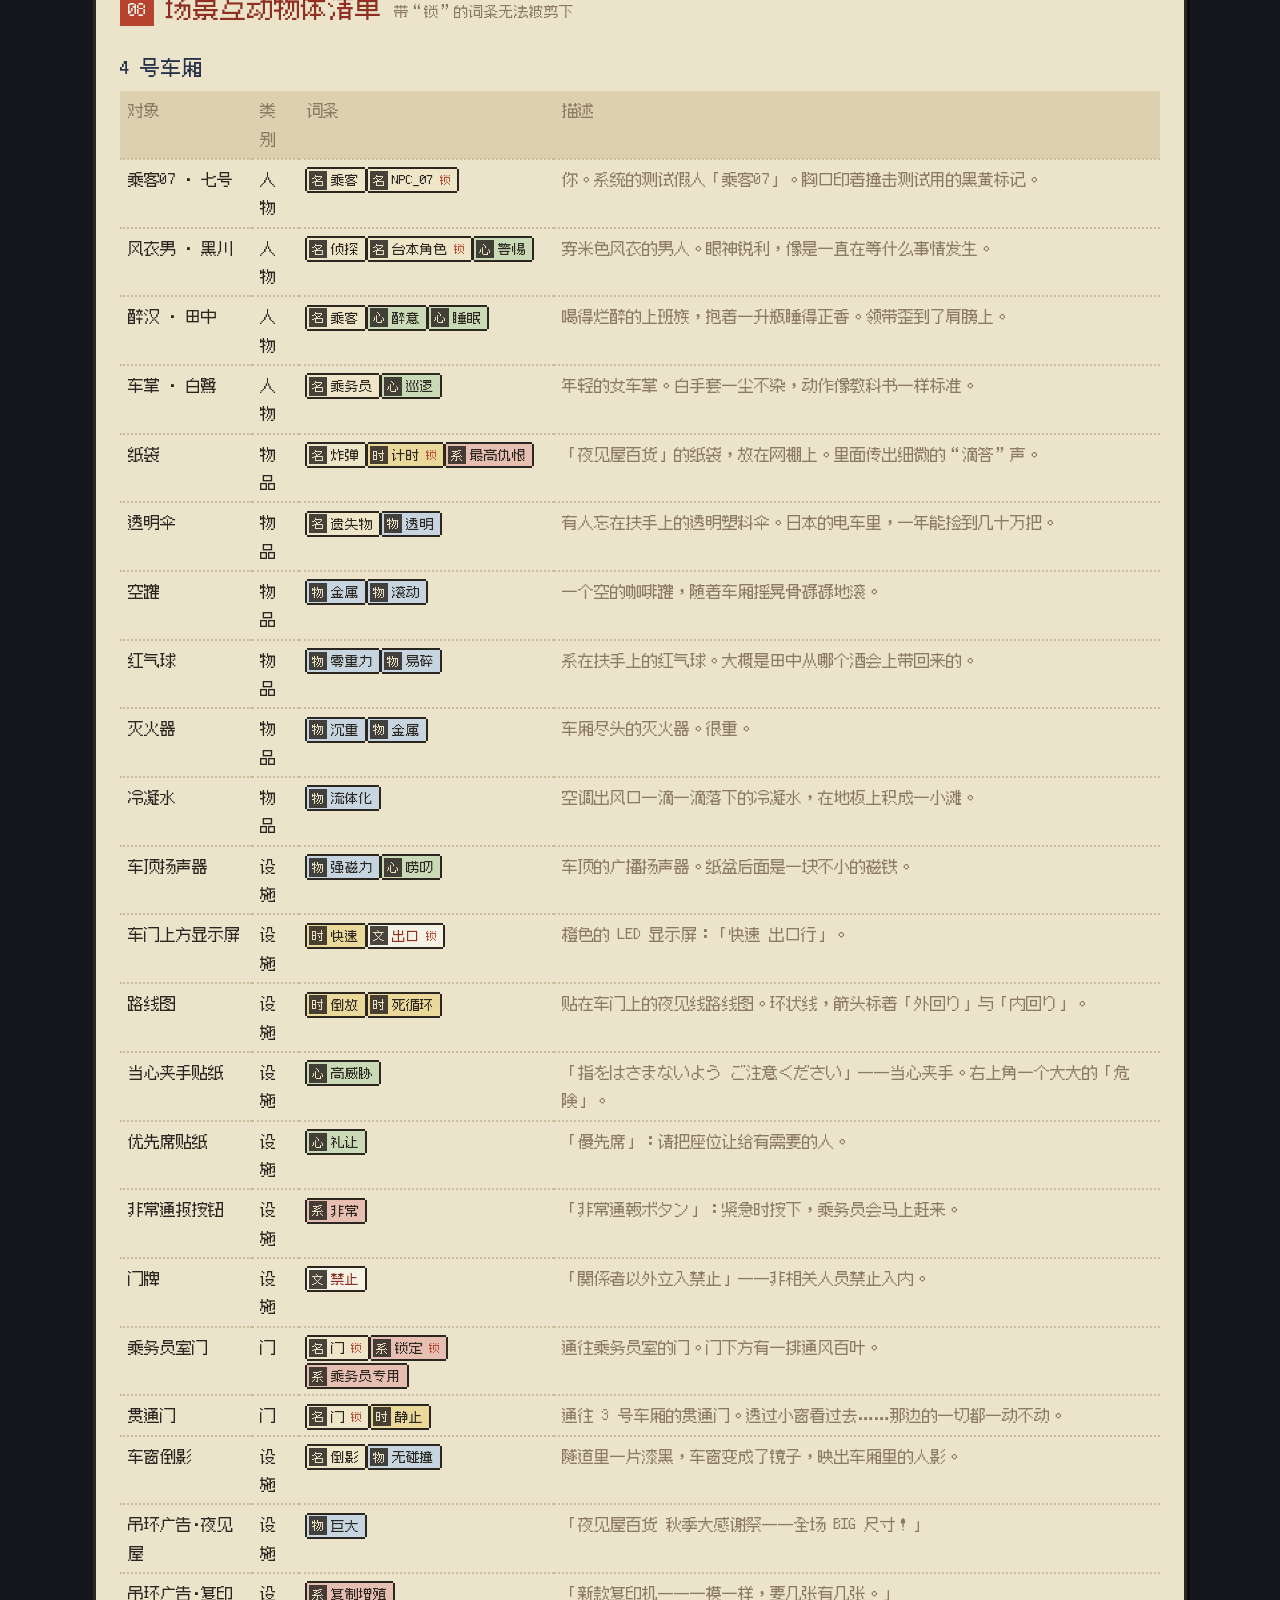
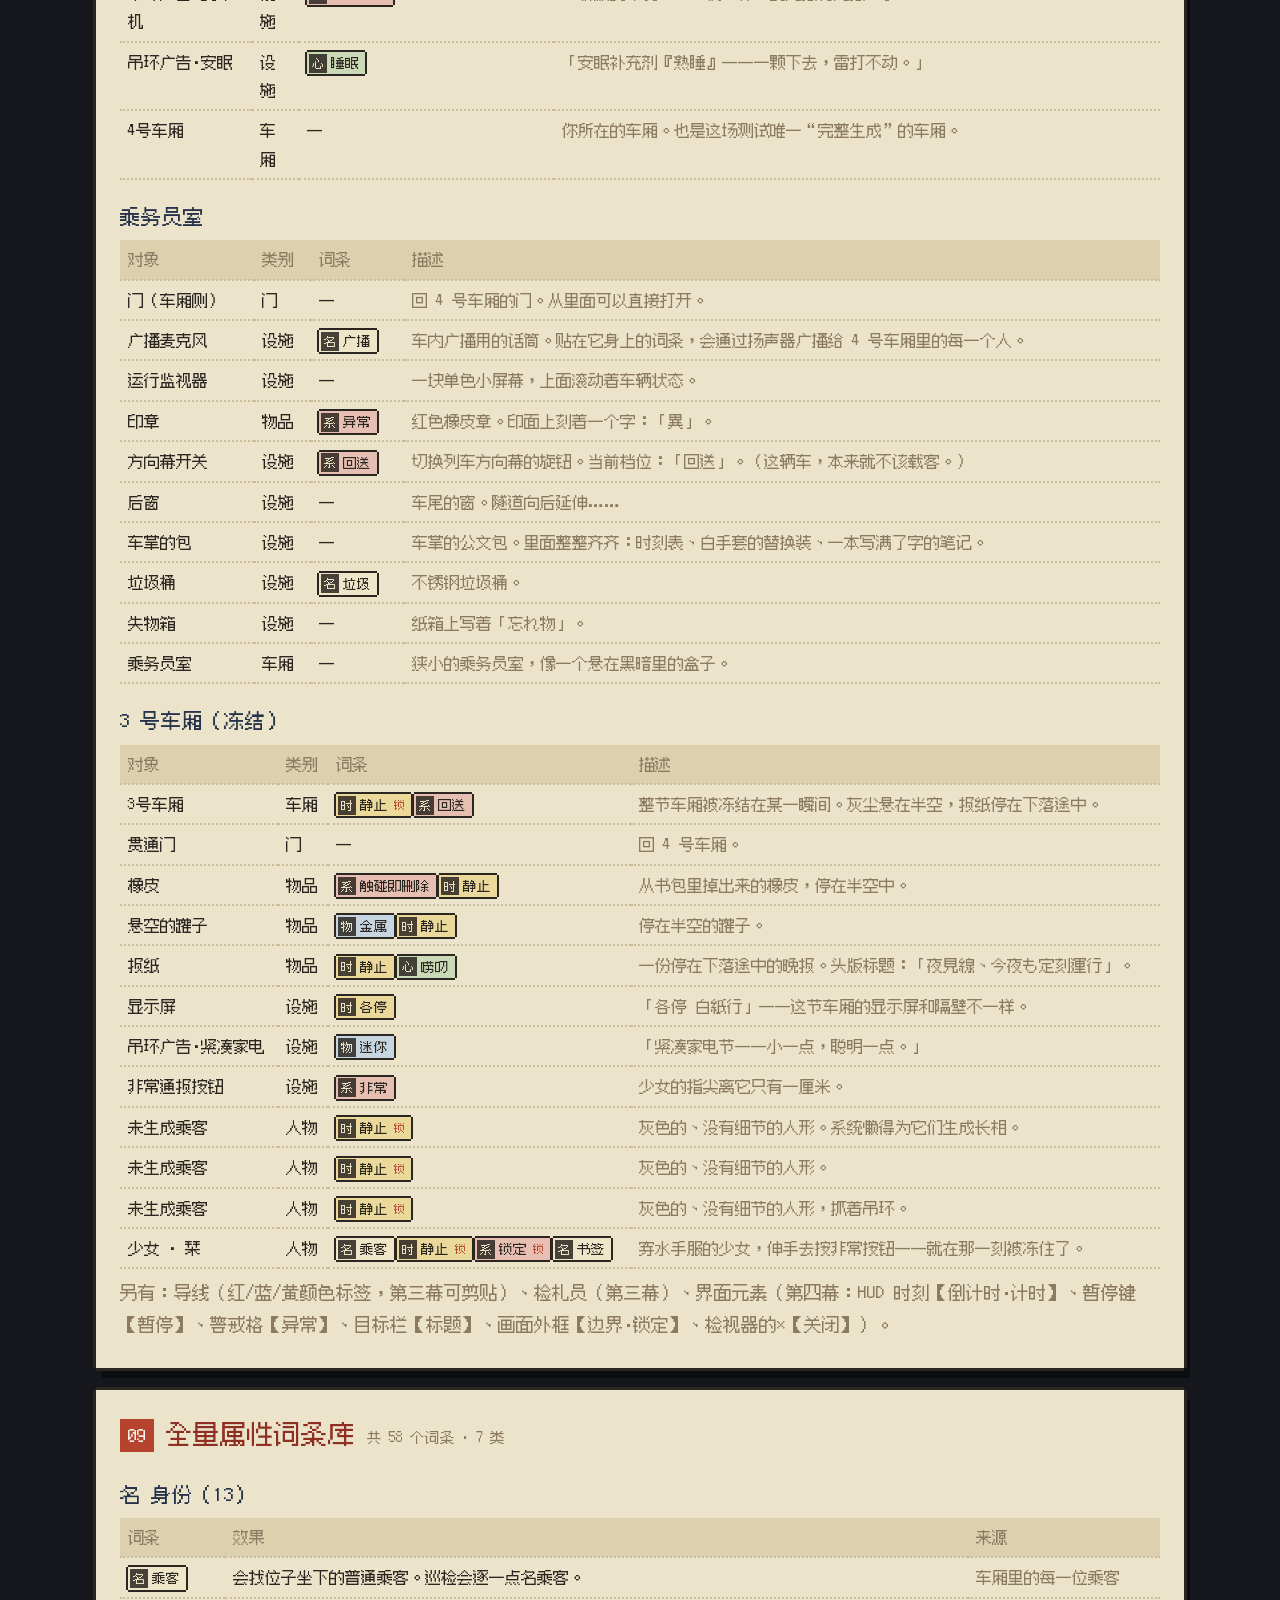
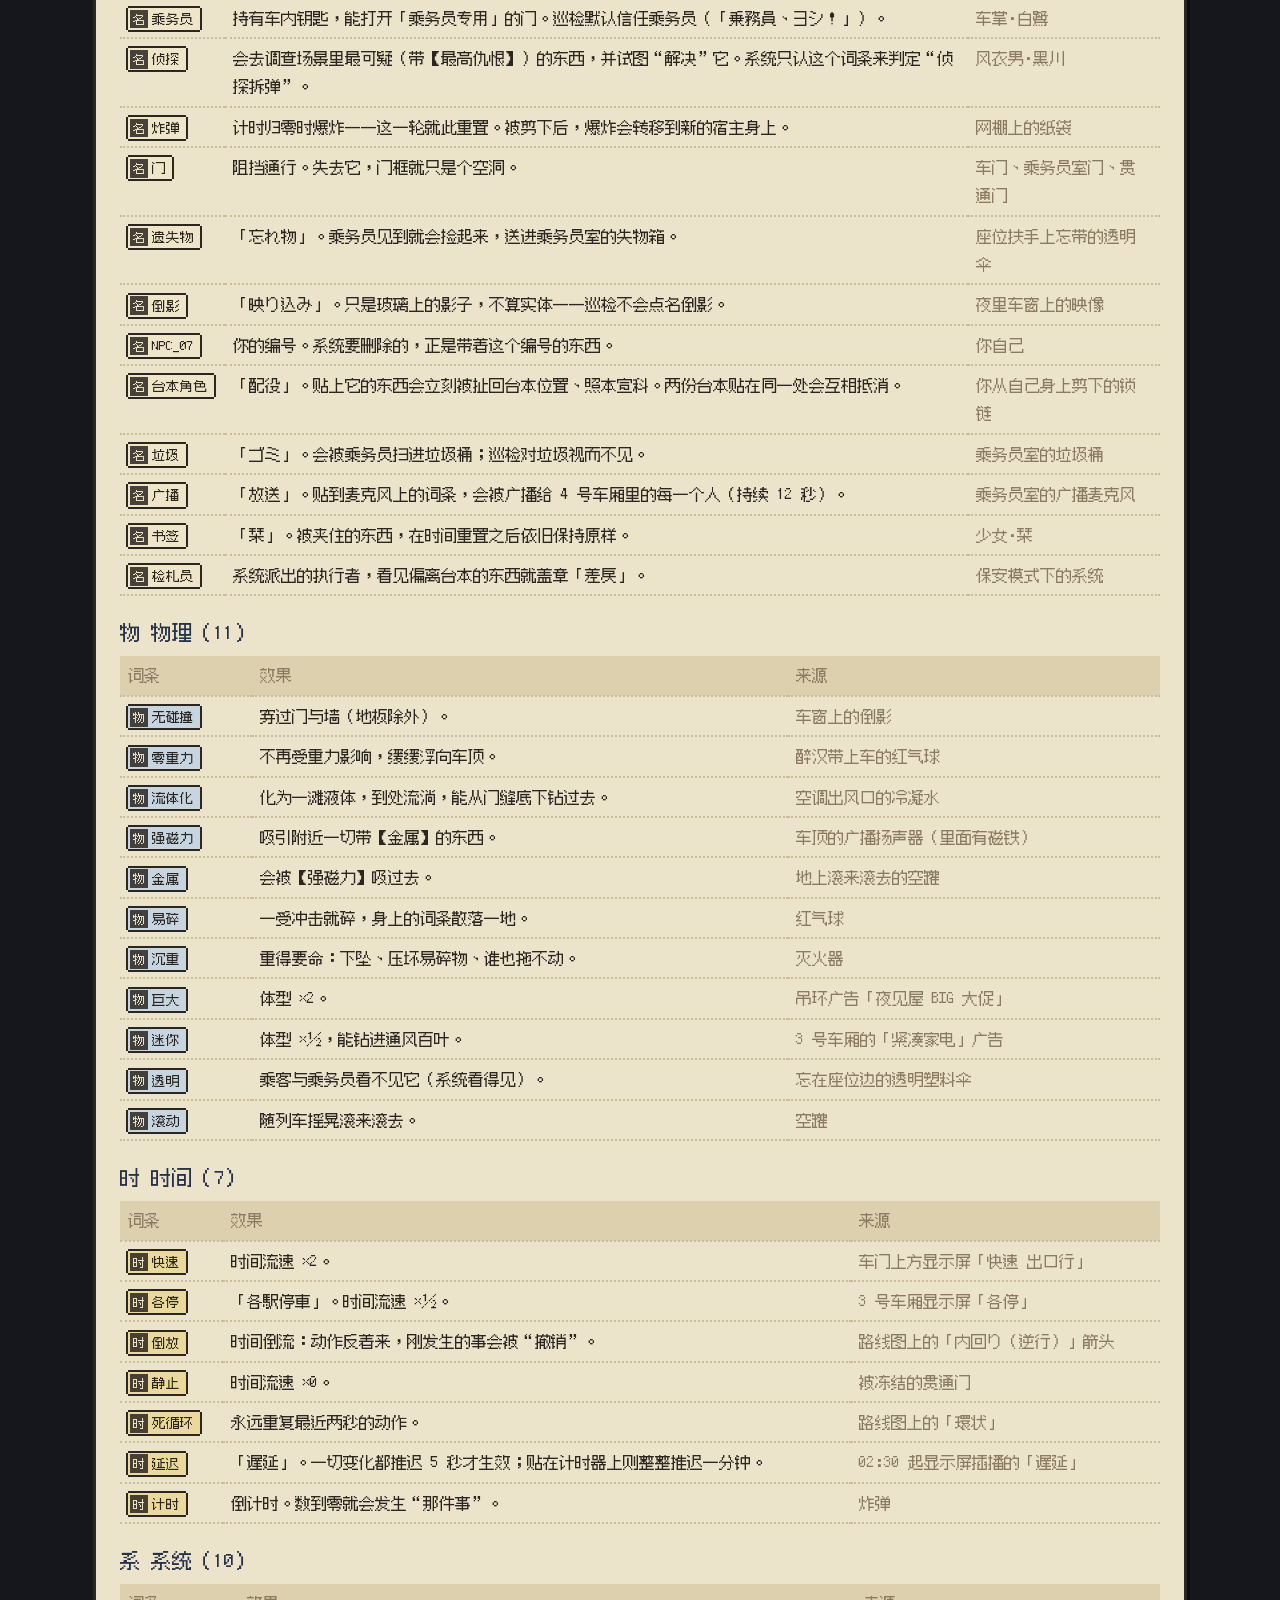
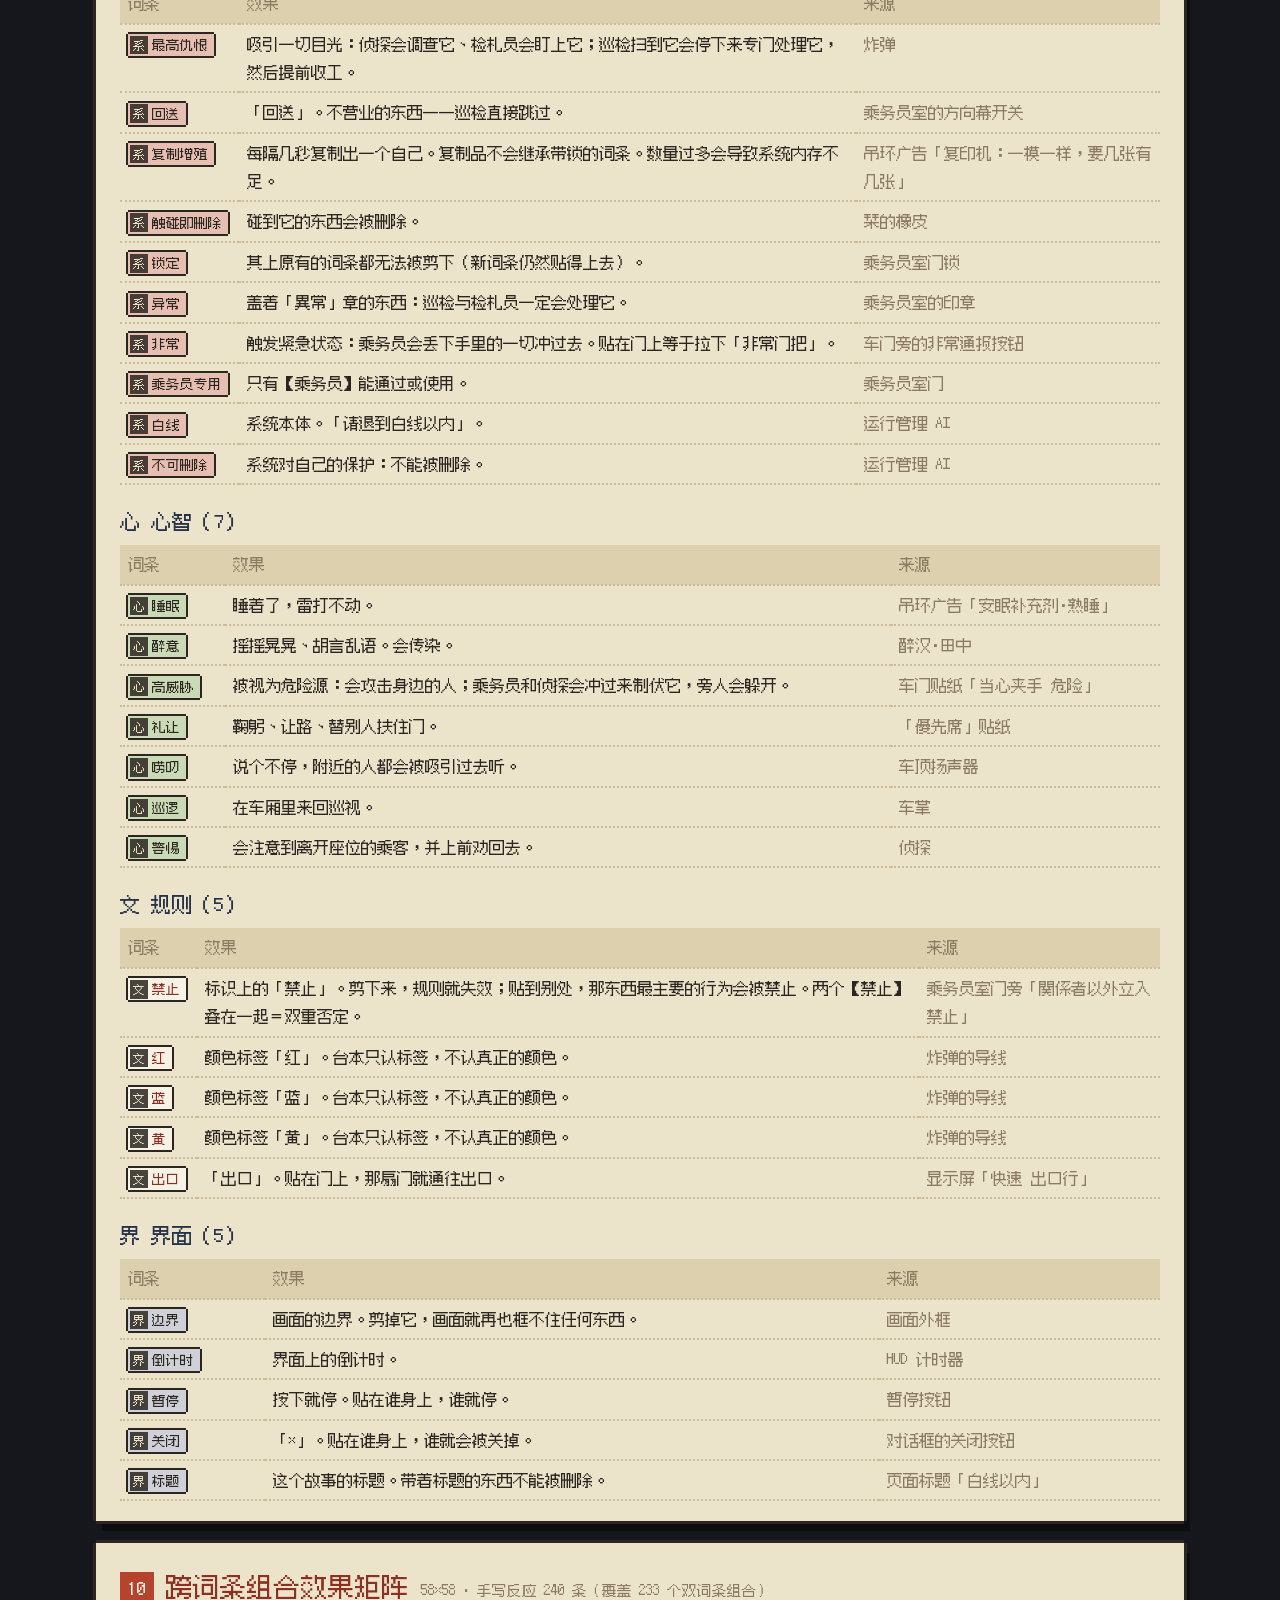
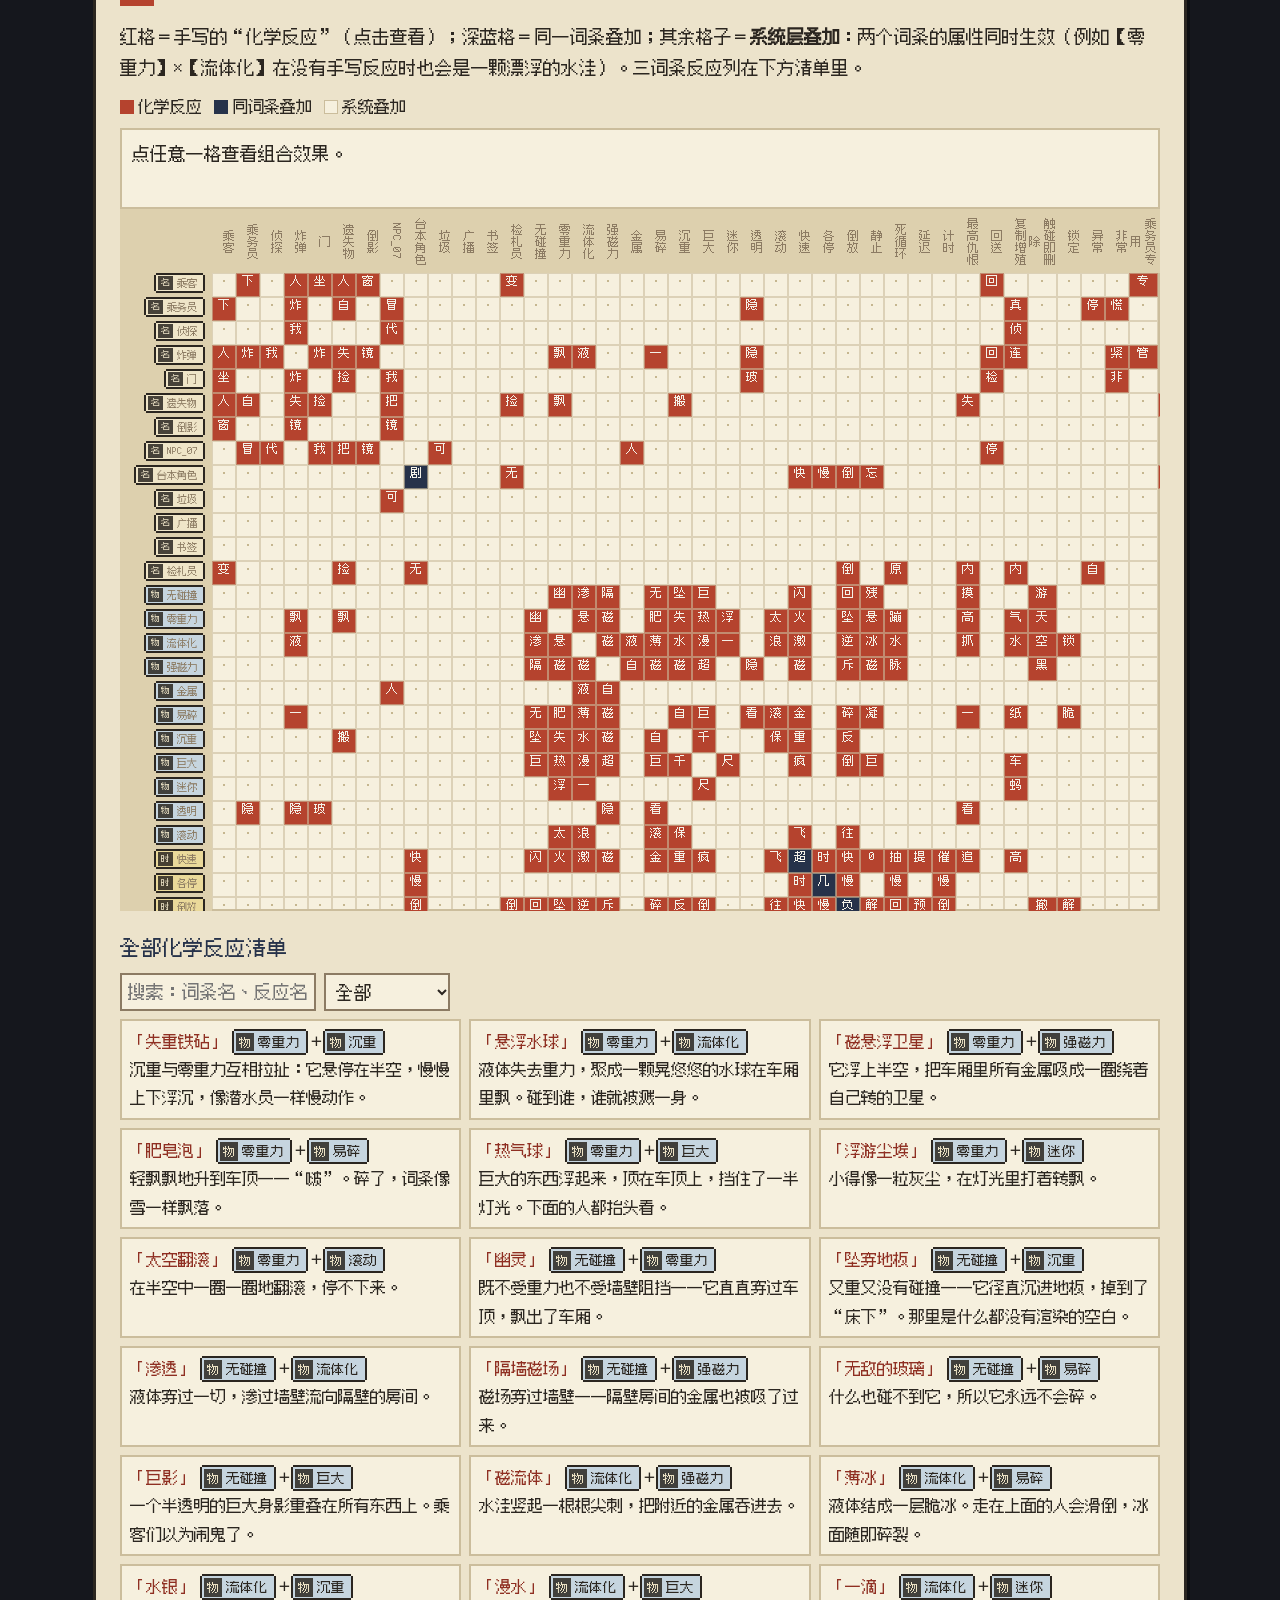
<file: whiteline/design.html>
<!doctype html>
<html lang="zh-CN">
<head>
<meta charset="utf-8">
<meta name="viewport" content="width=device-width, initial-scale=1">
<title>白线以内 · 策划书</title>
<meta name="description" content="《白线以内》策划书：世界观、四幕剧本、分秒级时间循环、场景互动物体清单、全量词条库、跨词条组合效果矩阵、一题多解矩阵。">
<link rel="icon" type="image/png" href="icon-64.png">
<link rel="apple-touch-icon" href="icon-180.png">
<link rel="stylesheet" href="css/font.css">
<link rel="stylesheet" href="css/design.css">
</head>
<body>
<div class="wrap">

<div class="sheet cover">
  <img id="cover-img" alt="深夜的地铁站台，末班车与站在白线后面的少女">
  <div class="t"><span>策划书 · 剧本 · 系统 · 规则拼图</span><b>白线以内</b><span>末班车 · 04号车厢 —— 「白線の内側まで、お下がりください。」</span></div>
</div>

<div class="sheet">
  <h2><span class="no">00</span>目录 <small>本页的表格全部由游戏本体的数据文件实时生成，与游戏内容永远一致</small></h2>
  <div class="toc">
    <a href="#pitch">一句话与核心体验</a><a href="#rules">策划铁律的落地</a><a href="#changes">增·删·改·完善</a><a href="#world">世界观与角色</a>
    <a href="#acts">四幕结构</a><a href="#timeline">分秒级时间循环剧本</a><a href="#scan">巡检（沙盒攻防）规则</a><a href="#objects">场景互动物体清单</a>
    <a href="#tags">全量属性词条库</a><a href="#matrix">跨词条组合效果矩阵</a><a href="#solutions">一题多解矩阵</a><a href="#npc">NPC 状态机</a>
    <a href="#ux">交互与多端</a><a href="#art">美术与声音</a>
  </div>
  <p style="margin-top:14px"><a class="btn" href="index.html">▶ 开始游戏</a></p>
</div>

<div class="sheet" id="pitch">
  <h2><span class="no">01</span>一句话与核心体验</h2>
  <p class="lead">你是末班车 04 号车厢里一个本该“睡着”的测试假人。这节车厢每五分钟爆炸一次、重来一次，是用来训练“拆弹侦探 AI”的沙盒。你能把世间万物身上的<b>词条</b>剪下来、贴到别处——用这把剪刀改写物理、时间、AI 判定与界面本身，在每 60 秒一次的“白线巡检”前伪造现场，唤醒同伴，最后剪掉画面的【边界】，跨过那条“请退到白线以内”的白线。</p>
  <div class="flow"><span class="box">疯狂做实验 · 搞破坏</span><span class="arr">→</span><span class="box">发车旋律响起（巡检预告）</span><span class="arr">→</span><span class="box">极限 10 秒伪造现场</span><span class="arr">→</span><span class="box">黄色导盲砖扫描线扫过</span><span class="arr">→</span><span class="box">「異常なし、ヨシ！」</span><span class="arr">↺</span></div>
  <div class="grid2">
    <div class="card"><b>玩法类型</b><br>系统驱动的规则拼图（Systemic Gameplay）＋ 时间循环推理 ＋ 沙盒潜行博弈。参照系：《Baba Is You》的“规则即物体”、《Outer Wilds》的“知识跨轮保留”、《Inscryption》的元叙事破壁。</div>
    <div class="card"><b>平台</b><br>纯静态 HTML（双击 index.html 即可游玩，file:// 下同样可用），电脑与手机（竖屏/横屏）都能完整游玩。</div>
    <div class="card"><b>时长</b><br>主线约 40–70 分钟；“一题多解”与“化学反应图鉴”提供大量重玩价值；通关后解锁“自由实验”沙盒。</div>
    <div class="card"><b>美术方向</b><br>日系车厢与车站：纸、墨、印章、LED 案内表示器、导盲砖。<b>没有霓虹，没有赛博朋克，没有褪色特效。</b></div>
  </div>
</div>

<div class="sheet" id="gallery">
  <h2><span class="no">01½</span>实机画面 <small>384×256 逻辑分辨率，按设备像素比整数放大</small></h2>
  <div class="two">
    <figure style="margin:0"><img class="shot" src="assets/shots/act2_tags.png" alt="第二幕：透视模式下所有对象头顶的词条图标；车掌被贴上【礼让】后去扶门"><figcaption class="muted">第二幕 · 「透视」：每个东西头顶都是它的词条。车掌被贴上【礼让】，正去替你扶住乘务员室的门。</figcaption></figure>
    <figure style="margin:0"><img class="shot" src="assets/shots/act2_scan.png" alt="白线巡检：黄色导盲砖扫描线扫过车厢，离开座位的玩家被盖上差戻章"><figcaption class="muted">白线巡检：黄色导盲砖扫描线从左往右扫过。离开座位的你被圈红、盖上「差戻」。</figcaption></figure>
    <figure style="margin:0"><img class="shot" src="assets/shots/act3_chaos.png" alt="第三幕：检札员巡逻，醉汉在高威胁加快速下醉拳暴走"><figcaption class="muted">第三幕 · 保安模式：没有脸的检札员在巡逻；醉汉被贴上【高威胁】+【快速】，醉拳暴走。</figcaption></figure>
    <figure style="margin:0"><img class="shot" src="assets/shots/car03.png" alt="被冻结的3号车厢：灰色的未生成乘客与悬在半空的杂物"><figcaption class="muted">3 号车厢：一切都停在某一瞬间——灰色的“未生成乘客”、悬在半空的罐子与报纸。</figcaption></figure>
    <figure style="margin:0"><img class="shot" src="assets/shots/act4_boss.png" alt="第四幕：白线——巨大的白手套与走向破棄的站钟"><figcaption class="muted">第四幕 · 白线：做着“指差确认”的巨大白手套，和走向「破棄」的站钟。</figcaption></figure>
    <figure style="margin:0"><img class="shot" src="assets/shots/dawn.png" alt="结局：黎明的出口站月台"><figcaption class="muted">「出口」站。始发车的时间。</figcaption></figure>
  </div>
</div>

<div class="sheet" id="rules">
  <h2><span class="no">02</span>四条策划铁律 → 落地方式</h2>
  <div class="tbl"><table>
    <tr><th>铁律</th><th>在游戏里怎样实现</th></tr>
    <tr><td>① 拒绝唯一解，拥抱系统级涌现</td><td>每个物体都携带可剥离的词条（含一滴冷凝水、一张广告、一行站名、一个暂停按钮）。词条不是“钥匙”，而是会叠加生效的<b>系统属性</b>：零重力会漂浮、流体会从门缝下流走、磁力会吸金属、复制品不继承锁……任意两个词条贴在一起，属性自然叠加；其中 <span id="rx-count">?</span> 种组合另有手写的“化学反应”。每个关键节点 4–12 种解法（见第 11 节）。</td></tr>
    <tr><td>② 维持“破坏与伪装”的猫鼠压迫感</td><td>每 60 秒一次“白线巡检”：发车旋律式预告 → 10 秒倒数 → 扫描线从左到右只扫一遍。与台本不符的东西会被盖「差戻」章、恢复原状，剪走的词条会被<b>从剪贴板没收</b>；警戒满 3 次强制重来。伪装手段同样是系统性的：归位、【回送】跳过、【乘务员】受信任、【最高仇恨】诱饵、【复制增殖】刷爆内存……</td></tr>
    <tr><td>③ NPC 是鲜活的状态机</td><td>每个 NPC 都按“词条覆盖 → 职责 → 台本时间轴”的优先级行动：车掌会处理非常、制伏威胁、捡失物、替人扶门；侦探会调查一切带【最高仇恨】的东西；醉汉贴上【高威胁】+【快速】会变成满车厢乱窜的“醉拳暴走”，彻底打乱时间轴。每个角色对每个词条都有专属台词（见第 12 节）。</td></tr>
    <tr><td>④ 层层递进的破壁</td><td>第一幕以为在玩推理拆弹 → 被“剪切”进剪贴板 → 第二幕在监视器上看到“試験環境 04 / 失敗 ×4096”的寒意 → 第三幕与觉醒的少女一起让系统的检札员互相盖章的狂欢 → 第四幕 HUD、暂停键、对话框的×、画面外框全都成了可剪的词条，最后剪掉【边界】，画面真的“框不住”了。</td></tr>
  </table></div>
</div>

<div class="sheet" id="changes">
  <h2><span class="no">03</span>增 · 删 · 改 · 完善 <small>作为项目负责人对原始提案做的调整</small></h2>
  <div class="two">
    <div>
      <h3>增加了什么</h3>
      <ul>
        <li><b>「白线」</b>：把监管系统命名为日本站台广播“请退到白线以内”里的白线。巡检＝白线扫过；结局＝跨过白线。主题、机制、意象三合一。</li>
        <li><b>台本（剧本册）</b>：第一幕的核心线索就是一本写好了未来的台本；之后它变成可查阅的时间轴，页边有少女的铅笔字与“红笔改稿”。</li>
        <li><b>剪贴板跨轮保留</b>：时间重置，剪贴板里的词条还在（《Outer Wilds》式的知识/工具传承）。</li>
        <li><b>【台本角色】归位仪式</b>：玩家从自己身上剪下的“锁链”，贴回去就会被瞬间扯回座位——让“60 秒心跳”有了一个可操作的动作。</li>
        <li><b>栞的书签</b>：被【书签】夹住的东西跨轮保持原样；她本人就是“存档点”。</li>
        <li><b>日式规则来源</b>：優先席→【礼让】、回送→【回送】、遅延→【延迟】、忘れ物→【遗失物】、非常通報→【非常】、指差確認的白手套→最终 Boss。</li>
        <li><b>界面词条（第四幕）</b>：真实网页上的 HUD、暂停键、×、目标栏、画面外框都能被剪贴。</li>
        <li><b>化学反应图鉴 + 一题多解统计 + 自由实验</b>：鼓励实验，把“多样性”变成可见的收集目标。</li>
      </ul>
    </div>
    <div>
      <h3>删减 / 修改了什么</h3>
      <ul>
        <li><b>删</b>：一切霓虹、赛博朋克元素与“色彩丢失”类特效。系统的“恐怖”改用日本办公文化表达：红色橡皮章「差戻」、黑塗り（涂黑）、LED 案内表示器、发车旋律。</li>
        <li><b>改</b>“系统清除触手” → <b>墨塗り</b>（涂黑）与橡皮擦除；“广播室” → 列车尾部的<b>乘务员室</b>（有广播麦克风、方向幕、失物箱）。</li>
        <li><b>改</b>第一幕“被抹杀” → 被<b>剪切（Ctrl+X）</b>进剪贴板：能力的来源因此自洽。</li>
        <li><b>改</b>第三幕“诱导防卫机制内讧” → 具体化为<b>检札员互相盖「差戻」章</b>、刷爆内存、让它们变成乘客坐下……</li>
        <li><b>改</b>剧情动机：系统只认“侦探拆弹”。第一幕你拆弹＝越权被删；第三幕让“侦探”拆弹＝训练完成、环境回收——回收的几秒钟里边界松动，那是唯一的出口。</li>
        <li><b>减</b>“垃圾桶”在主线中的分量（保留为【垃圾】的来源），换成更日式的“失物文化”。</li>
      </ul>
      <h3>完善了什么</h3>
      <ul>
        <li>巡检的完整判定规则（跳过、信任、必查、诱饵、卡死、没收、警戒、强制重置）。</li>
        <li>带锁词条、带【锁定】的对象（词条剪不下、但能贴上）、延迟生效、词条过载（7 个）、掉落词条可捡起、剪贴板“退回原处”。</li>
        <li>印刷类来源（广告、贴纸、显示屏）上的原生词条只是“印着的字”，不会让广告自己复制自己。</li>
        <li>三级提示（越来越直接）与卡关自动提示，保证不会卡死。</li>
      </ul>
    </div>
  </div>
</div>

<div class="sheet" id="world">
  <h2><span class="no">04</span>世界观与角色</h2>
  <p>夜见线（よみせん）是一条环状地铁：白紙（白）→ 仮置（黄）→ 検収（蓝）→ 出口（红）。末班车 0:24 从「白紙」发车，每五分钟——就在即将到达「出口」时——炸弹爆炸，一切重置为下一“稿”。这里是运行管理 AI「白线」的<b>试验环境 04</b>：只有 4 号车厢被完整生成，3 号车厢被冻结，1、2 号车厢根本没有渲染，隧道在车尾一百米外断成一片空白的稿纸。</p>
  <div class="grid2" id="chars"></div>
</div>

<div class="sheet" id="acts">
  <h2><span class="no">05</span>四幕结构与情绪曲线</h2>
  <div class="tbl"><table>
    <tr><th>幕</th><th>玩家以为</th><th>新能力 / 新规则</th><th>核心节点</th><th>情绪</th></tr>
    <tr><td><b>第一幕</b><br>剧本的囚徒<br><span class="muted">台本の囚人</span></td><td>一场末班车上的推理拆弹</td><td>移动、调查、交谈；读“台本”预知未来</td><td>读懂字条“剪断顺序＝接下来经过的车站的颜色”，在黑川剪错线前拆弹 → 系统盖章「削除」→ Ctrl+X → 剪贴板空间里剪下自己的【台本角色】→ Ctrl+V</td><td>悬疑 → 冷不防的寒意</td></tr>
    <tr><td><b>第二幕</b><br>戴着镣铐的篡改者<br><span class="muted">枷つきの改竄者</span></td><td>我能改写这节车厢</td><td>剪切/粘贴（容量 3）、60 秒巡检、警戒度、跨轮保留</td><td>熬过第一次巡检；用十几种方法之一进入乘务员室；监视器揭示“试验环境”；临时巡检中伪造现场</td><td>好奇 → 发现真相的寒意</td></tr>
    <tr><td><b>第三幕</b><br>唤醒同类与化学反应<br><span class="muted">同類の目覚め</span></td><td>我不是一个人</td><td>双人切换、容量 5、书签、保安模式（检札员＋45 秒巡检）</td><td>解冻 3 号车厢的栞（时间/复制/借系统之手）；让检札员内讧；让“侦探”拆弹成功（标签欺骗、诱导、剧本冲突、身份窃取……）</td><td>温暖 → 和同伴戏耍系统的狂欢</td></tr>
    <tr><td><b>第四幕</b><br>死锁宇宙与跨越维度<br><span class="muted">デッドロック</span></td><td>连画面本身都是词条</td><td>界面词条、容量 7；白线没收词条、指差盖章</td><td>剪下 HUD 的【倒计时】止住崩塌；用自指/身份/时间/叙事/界面/荒诞死锁击败白线；剪下画面【边界】；在“出口”站跨过白线</td><td>高潮 → 黎明的释然</td></tr>
  </table></div>
  <p class="note">两种结局：解救原本的栞＝「始发」；以复制品的形式解救她＝「书签」（原来的她会继续夹在 3 号车厢，为下一个醒来的人留字）。解放黑川会让他也一起走上月台。</p>
</div>

<div class="sheet" id="timeline">
  <h2><span class="no">06</span>分秒级时间循环剧本 <small>一“稿”＝300 秒；第一到三幕通用</small></h2>
  <div class="tbl"><table id="tl"></table></div>
  <h3>可利用的时间窗口</h3>
  <ul>
    <li><b>00:00–00:15、01:40–02:15、03:10 以后</b>：车掌在乘务员室里——此时闯入会被请出去；其它时间乘务员室是空的。</li>
    <li><b>02:30–03:30</b>：显示屏插播「遅延」，可以剪下【延迟】；贴在炸弹上整整推迟一分钟（遅延証明書）。</li>
    <li><b>02:40</b>：黑川取下纸袋，炸弹从网棚移到地上——巡检对炸弹位置的要求随之改变。</li>
    <li><b>04:30</b>：黑川按台本剪线。在此之前改写标签/让他研究路线图/让他脱离台本，都会改变结局。</li>
  </ul>
</div>

<div class="sheet" id="scan">
  <h2><span class="no">07</span>巡检（沙盒攻防）规则</h2>
  <div class="two">
    <div>
      <h3>判定</h3>
      <ul>
        <li>对象的词条（类型与数量）必须与台本一致；角色必须在台本规定的位置与姿势；物品必须在原位。</li>
        <li>复制品、掉落的词条、被搬走的东西＝异常；被删除的原生对象会被重新生成。</li>
        <li><b>跳过</b>：带【回送】的对象；挂着【回送】的整节车厢里的一切；车窗里的【倒影】。</li>
        <li><b>信任</b>：带【乘务员】的对象（「乗務員、ヨシ！」），除非同时带【异常】。</li>
        <li><b>必查</b>：带外来【异常】的对象。</li>
      </ul>
    </div>
    <div>
      <h3>处理与特例</h3>
      <ul>
        <li>异常对象被盖「差戻」章并恢复原状：外来词条送回原主，被剪走的词条<b>从剪贴板没收</b>。</li>
        <li>发现异常＝警戒 +1；满 3＝本轮强制重置（剪贴板保留）。</li>
        <li><b>诱饵</b>：带外来【最高仇恨】的异常物会把扫描线“吸”过去，处理完它就提前收工。</li>
        <li><b>卡死</b>：【最高仇恨】+【回送】→“最需要关注的东西正在回送中”→ 整次巡检中止。</li>
        <li><b>内存溢出</b>：复制品过多→系统回收全部复制品与检札员，下一次巡检取消。</li>
        <li><b>时间差</b>：扫描线每次只扫一遍——它经过之后再动手，它不会回头。</li>
      </ul>
    </div>
  </div>
</div>

<div class="sheet" id="objects">
  <h2><span class="no">08</span>场景互动物体清单 <small>带“锁”的词条无法被剪下</small></h2>
  <div id="objs"></div>
</div>

<div class="sheet" id="tags">
  <h2><span class="no">09</span>全量属性词条库 <small id="tag-count"></small></h2>
  <div id="taglib"></div>
</div>

<div class="sheet" id="matrix">
  <h2><span class="no">10</span>跨词条组合效果矩阵 <small id="mx-count"></small></h2>
  <p>红格＝手写的“化学反应”（点击查看）；深蓝格＝同一词条叠加；其余格子＝<b>系统层叠加</b>：两个词条的属性同时生效（例如【零重力】×【流体化】在没有手写反应时也会是一颗漂浮的水洼）。三词条反应列在下方清单里。</p>
  <div class="mx-legend"><span><i style="background:var(--red)"></i>化学反应</span><span><i style="background:var(--navy)"></i>同词条叠加</span><span><i style="background:var(--paper3);box-shadow:inset 0 0 0 1px #cbbd9c"></i>系统叠加</span></div>
  <div class="card" id="mx-detail">点任意一格查看组合效果。</div>
  <div class="matrix-wrap"><table class="matrix" id="mx"></table></div>
  <h3>全部化学反应清单</h3>
  <div class="rx-tools"><input id="rx-q" placeholder="搜索：词条名、反应名……"><select id="rx-cat"><option value="">全部</option><option value="2">双词条</option><option value="3">三词条</option><option value="self">同词条叠加</option></select></div>
  <div class="rx-list" id="rx-list"></div>
</div>

<div class="sheet" id="solutions">
  <h2><span class="no">11</span>一题多解矩阵 <small>每个核心节点 4–12 种不同流派的解法</small></h2>
  <div id="sols"></div>
</div>

<div class="sheet" id="npc">
  <h2><span class="no">12</span>NPC 状态机 <small>同一个词条，在不同人身上是不同的人生</small></h2>
  <p>行为优先级：<span class="pill">物理/时间覆盖</span>（静止、漂浮、液化、被搬运）→ <span class="pill">心智覆盖</span>（睡眠、威胁、礼让、唠叨、遗失物……）→ <span class="pill">职责</span>（车掌：非常 → 威胁 → 失物 → 最高仇恨 → 扶门 → 驱赶闯入者；侦探：调查最高仇恨）→ <span class="pill red">台本时间轴</span>。</p>
  <div id="npcs"></div>
</div>

<div class="sheet" id="ux">
  <h2><span class="no">13</span>交互与多端</h2>
  <div class="two">
    <div>
      <h3>易用性</h3>
      <ul>
        <li>两种等价的操作：<b>先选对象</b>（点它的词条＝剪下；点剪贴板＝贴上）或<b>先拿词条</b>（点剪贴板拿起，再点场景目标）；也可以直接拖拽。</li>
        <li>选中对象时时间放慢一半（可关闭）；随时暂停；快进 ×4。</li>
        <li>小东西点不中？「对象」列表列出当前车厢的一切；点击判定区自动扩大到 16 像素。</li>
        <li>「透视」显示所有对象的词条图标；外来词条带红角标；带锁词条带斜纹。</li>
        <li>三级提示（越来越直接）；卡关 150 秒后提示按钮闪烁；随时“重来本轮”。</li>
        <li>任何会造成永久损失的操作都可以被时间重置/巡检撤销；剪贴板永远保留；自动存档。</li>
      </ul>
    </div>
    <div>
      <h3>多端</h3>
      <ul>
        <li>宽屏：画面在左、面板在右；竖屏手机：画面在上、面板在下；横屏手机：窄面板。</li>
        <li>画面按设备像素比做整数（或 1/8 精度近整数）缩放；UI 的“像素单位”同样按 DPR 计算，像素字体永远锐利。</li>
        <li>场景文字使用离线光栅化的<b>位图字体图集</b>（Fusion Pixel Font），不受各浏览器抗锯齿差异影响。</li>
        <li>触屏：阻止双击缩放、长按菜单；音频在第一次轻触时解锁；安全区（刘海屏）留白。</li>
        <li>键盘：<span class="kbd">←→</span>移动 <span class="kbd">空格</span>暂停 <span class="kbd">F</span>快进 <span class="kbd">Tab</span>切换对象 <span class="kbd">Ctrl+X</span>剪下 <span class="kbd">Ctrl+V</span>粘贴 <span class="kbd">1–7</span>剪贴板 <span class="kbd">T</span>台本 <span class="kbd">H</span>提示 <span class="kbd">Q</span>切换角色。</li>
      </ul>
    </div>
  </div>
</div>

<div class="sheet" id="art">
  <h2><span class="no">14</span>美术与声音</h2>
  <div class="two">
    <div>
      <p>背景、角色、头像、道具先由图像模型按“日系末班车·16-bit 像素·无霓虹”的统一提示词生成，再经自制管线<b>按真实像素网格做面积平均缩小 → 品红抠图 → 去孤岛 → 调色板量化</b>，得到 384×256 逻辑分辨率下的真像素素材。车厢之外的“未渲染空间”用稀疏网格表示；剪贴板空间是原稿用纸。</p>
      <p><b>动态</b>：每个角色都有 12 帧走路循环，全身联动——身体按“接触→下沉→经过→上升”起伏 2px，后脚蹬地时脚跟抬起、脚尖钉地，前脚以脚跟着地；双腿按两段式 IK 摆动，并把原画里每条腿的裤子、袜子纹理沿骨骼贴回去（褶皱和明暗都是原画的）；手臂与同侧腿反向摆动（白鷺的白手套、栞的手、田中的公文包），头部略微前倾，醉汉田中左右晃，衣摆与裙摆反向飘；起步从“双脚并拢、一脚离地”的经过帧开始。动画按“走过的距离”推进，并把身体画在本帧的起点：支撑脚在整个支撑期都钉在同一个地板像素上（自动化实测滑步 0px），着地帧同步脚步声与扬尘。另有呼吸起伏、坐下/起身过渡、坐着的人偶尔张望、随轨缝“咣当”声的轻微车厢颠簸。</p>
      <p>调色：暖白荧光灯、米色车壁、鼠尾草绿座椅、海军蓝制服、导盲砖黄、印章红。HUD 仿车门上方的 LED 案内表示器（琥珀色字，无辉光）。</p>
      <div class="grid2" id="sprites"></div>
    </div>
    <div>
      <h3>声音（全部由 WebAudio 实时合成）</h3>
      <ul>
        <li>列车环境：滤波棕噪声低鸣＋“咣当、咣当”的轨缝节奏。</li>
        <li>巡检预告：原创的钟琴“发车旋律”；车门“叮咚”；剪切纸声、粘贴声、印章“咚”。</li>
        <li>BGM：五首极简音序——深夜、紧张、狂欢、终局、黎明。</li>
        <li>可选：用设备自带的日语语音朗读车内广播（「まもなく、巡検です。白線の内側まで、お下がりください。」）。</li>
      </ul>
      <h3>字体与版权</h3>
      <p class="muted">像素字体：Fusion Pixel Font（© TakWolf，SIL Open Font License 1.1）。角色、场景为本项目生成的原创素材；车站、线路、广告品牌均为虚构。</p>
    </div>
  </div>
</div>

<div class="foot">白线以内 · 策划书 —— 本页数据与游戏本体共用 js/data_*.js</div>
</div>

<script src="js/assets.js"></script>
<script src="js/core.js"></script>
<script src="js/data_tags.js"></script>
<script src="js/data_world.js"></script>
<script src="js/data_lines.js"></script>
<script src="js/data_reactions.js"></script>
<script src="js/data_story.js"></script>
<script>
(function () {
  const $ = (id) => document.getElementById(id);
  const esc = (s) => String(s).replace(/[&<>"]/g, (c) => ({ '&': '&amp;', '<': '&lt;', '>': '&gt;', '"': '&quot;' }[c]));
  const A = window.ASSET_DATA || {};
  const TAGS = G.TAGS, CATS = G.CATS;
  const tagHTML = (t, lock) => { const d = TAGS[t] || { name: t, cat: 'id' }; return `<span class="tag c-${d.cat}${lock ? ' lock' : ''}" title="${esc(d.desc || '')}"><span class="cat">${CATS[d.cat].g}</span>${esc(d.name)}</span>`; };
  if (A.bg_title) $('cover-img').src = A.bg_title;

  // 角色
  const chars = [
    ['pt_nana', '七号（乘客07 / NPC_07）', '玩家。系统的测试假人，胸口印着撞击测试的黑黄标记。台本里的职责只有一行：「睡着。（以下无出场）」。'],
    ['pt_kuro', '黑川（DET-01）', '风衣侦探。被训练的“拆弹 AI”。四千多次，每次都照台本先剪蓝线。'],
    ['pt_tanaka', '田中', '烂醉的上班族，梦话里藏着线索。贴上不同词条，他会变成醉拳疯子、敬酒狂、醉探、甚至“田中车掌”。'],
    ['pt_shira', '车掌 · 白鷺', '尽职得像教科书的车掌：检票、广播、捡失物、制伏威胁、替人扶门——也因此最容易被词条“利用”。'],
    ['pt_shiori', '栞（NPC_02）', '第 2048 稿时觉醒的少女，按下非常按钮前被冻结在 3 号车厢。用铅笔在台本页边给你留字。她的书签能夹住时间。'],
    ['pt_system', '白线（运行管理 AI）', '车内广播的声音；巡检的扫描线；最终是一只做着“指差确认”的巨大白手套和一面走向“破棄”的站钟。'],
  ];
  $('chars').innerHTML = chars.map(([pt, n, d]) => `<div class="card char"><img src="${A[pt] || ''}" alt=""><div><b>${esc(n)}</b><br>${esc(d)}</div></div>`).join('');

  // 时间轴
  const fmt = (s) => String(Math.floor(s / 60)).padStart(2, '0') + ':' + String(s % 60).padStart(2, '0');
  $('tl').innerHTML = '<tr><th>时刻</th><th>台本</th></tr>' + G.SCRIPT_LINES.map((l) => `<tr><td>${fmt(l.t)}</td><td${l.scan ? ' style="color:var(--red2)"' : ''}>${esc(l.tx)}</td></tr>`).join('');

  // 物体清单
  const S = { act: 3, flags: {} };
  const rooms = [['car04', '4 号车厢', G.WORLD.car04(S)], ['crew', '乘务员室', G.WORLD.crew(S)], ['car03', '3 号车厢（冻结）', G.WORLD.car03(S)]];
  const kindName = { char: '人物', item: '物品', fixture: '设施', door: '门', env: '车厢' };
  $('objs').innerHTML = rooms.map(([id, name, list]) => `<h3>${name}</h3><div class="tbl"><table><tr><th>对象</th><th>类别</th><th>词条</th><th>描述</th></tr>${list.map((e) => `<tr><td>${esc(e.name || (G.CHARS[e.char] || {}).full || e.id)}</td><td>${kindName[e.kind] || ''}</td><td>${(e.tags || []).map((t) => (typeof t === 'string' ? tagHTML(t) : tagHTML(t.t, t.lock))).join('') || '—'}</td><td class="muted">${esc(e.desc || '')}</td></tr>`).join('')}</table></div>`).join('') + '<p class="muted">另有：导线（红/蓝/黄颜色标签，第三幕可剪贴）、检札员（第三幕）、界面元素（第四幕：HUD 时刻【倒计时·计时】、暂停键【暂停】、警戒格【异常】、目标栏【标题】、画面外框【边界·锁定】、检视器的×【关闭】）。</p>';

  // 词条库
  const allTags = Object.values(TAGS);
  $('tag-count').textContent = `共 ${allTags.length} 个词条 · ${Object.keys(CATS).length} 类`;
  $('taglib').innerHTML = Object.keys(CATS).map((c) => { const ts = allTags.filter((t) => t.cat === c); if (!ts.length) return ''; return `<h3>${CATS[c].g} ${CATS[c].name}（${ts.length}）</h3><div class="tbl"><table><tr><th>词条</th><th>效果</th><th>来源</th></tr>${ts.map((t) => `<tr><td>${tagHTML(t.id)}</td><td>${esc(t.desc)}</td><td class="muted">${esc(t.src)}</td></tr>`).join('')}</table></div>`; }).join('');

  // 反应矩阵
  const RX = G.REACTIONS;
  $('rx-count').textContent = `手写化学反应 ${RX.length} 条`;
  $('rx-count') && ($('rx-count').textContent = `${RX.length} 条`);
  const ord = Object.keys(CATS).flatMap((c) => allTags.filter((t) => t.cat === c).map((t) => t.id));
  const pairMap = {};
  for (const r of RX) if (r.t.length === 2) { const k = r.t.slice().sort().join('+'); (pairMap[k] = pairMap[k] || []).push(r); }
  const pairCount = Object.keys(pairMap).length;
  $('mx-count').textContent = `${ord.length}×${ord.length} · 手写反应 ${RX.length} 条（覆盖 ${pairCount} 个双词条组合）`;
  let html = '<thead><tr><th>　</th>' + ord.map((t) => `<th title="${esc(TAGS[t].desc)}">${esc(TAGS[t].name)}</th>`).join('') + '</tr></thead><tbody>';
  for (const a of ord) {
    html += `<tr><th>${tagHTML(a)}</th>`;
    for (const b of ord) {
      const k = [a, b].sort().join('+'); const rs = pairMap[k];
      if (rs) html += `<td class="hit${a === b ? ' self' : ''}" data-k="${k}">${esc(rs[0].name.slice(0, 1))}</td>`;
      else html += `<td class="sys" data-a="${a}" data-b="${b}">·</td>`;
    }
    html += '</tr>';
  }
  $('mx').innerHTML = html + '</tbody>';
  $('mx').addEventListener('click', (ev) => {
    const td = ev.target.closest('td'); if (!td) return;
    if (td.dataset.k) { const rs = pairMap[td.dataset.k]; $('mx-detail').innerHTML = rs.map((r) => `<b>「${esc(r.name)}」</b> ${r.t.map((t) => tagHTML(t)).join('＋')}${r.on ? ' <span class="muted">（限定宿主）</span>' : ''}<br>${esc(r.desc)}`).join('<br><br>'); }
    else { const a = TAGS[td.dataset.a], b = TAGS[td.dataset.b]; $('mx-detail').innerHTML = `${tagHTML(a.id)}＋${tagHTML(b.id)} <span class="muted">系统层叠加</span><br>宿主会处于「${esc(a.adj)}又${esc(b.adj)}」的状态：${esc(a.desc)} ${esc(b.desc)}`; }
  });
  const renderRx = () => {
    const q = $('rx-q').value.trim(), c = $('rx-cat').value;
    const list = RX.filter((r) => (!c || (c === 'self' ? new Set(r.t).size < r.t.length : r.t.length === +c && new Set(r.t).size === r.t.length)) && (!q || (r.name + r.desc + r.t.map((t) => TAGS[t] ? TAGS[t].name : t).join('')).includes(q)));
    $('rx-list').innerHTML = list.map((r) => `<div class="rx"><b>「${esc(r.name)}」</b> ${r.t.map((t) => tagHTML(t)).join('＋')}<br>${esc(r.desc)}</div>`).join('') || '<p class="muted">没有匹配的反应。</p>';
  };
  $('rx-q').oninput = renderRx; $('rx-cat').onchange = renderRx; renderRx();
  $('rx-count').textContent = RX.length;

  // 一题多解
  $('sols').innerHTML = Object.values(G.SOLUTIONS).map((s) => `<h3>${esc(s.name)}（${s.list.length} 种）</h3><div class="tbl"><table><tr><th>流派</th><th>解法</th></tr>${s.list.map((i) => `<tr><td><span class="pill">${esc(i.school)}</span></td><td>${esc(i.text)}</td></tr>`).join('')}</table></div>`).join('');

  // NPC 台词
  const who = [['kuro', '黑川'], ['tanaka', '田中'], ['shira', '车掌 · 白鷺'], ['shiori', '栞'], ['nana', '七号（内心独白）'], ['insp', '检札员']];
  $('npcs').innerHTML = who.map(([id, n]) => { const L = G.LINES[id] || {}; const rows = Object.entries(L).filter(([k]) => k !== '_spot').slice(0, 40); return `<h3>${n}</h3><div class="tbl"><table><tr><th>词条</th><th>反应台词</th></tr>${rows.map(([k, v]) => `<tr><td>${k[0] === '-' ? '剪掉 ' + tagHTML(k.slice(1)) : '贴上 ' + tagHTML(k)}</td><td>${esc(v.join(' / '))}</td></tr>`).join('')}</table></div>`; }).join('');

  // 精灵展示
  const sp = ['nana_stand', 'kuro_stand', 'tanaka_fight', 'shira_bow', 'shiori_reach', 'insp_stand'];
  $('sprites').innerHTML = sp.map((s) => `<div class="card" style="text-align:center"><img src="${A[s] || ''}" style="height:120px;image-rendering:pixelated" alt=""></div>`).join('');
})();
</script>
</body>
</html>
</file>
<file: edge-acres/style.css>
@font-face{font-family: 'FusionPixel';src: url(fonts/fusion-pixel-12.woff2) format('woff2');font-display: swap;}:root{--bg0: #17131f;--bg1: #221b2e;--bg2: #2f2540;--panel: rgba(30,24,44,0.88);--panel-2: rgba(44,35,62,0.92);--panel-hi: rgba(255,255,255,0.07);--line: rgba(251,185,84,0.32);--line-2: rgba(255,255,255,0.10);--text: #f0e9dc;--text-2: #c7bfd4;--text-3: #8e84a3;--accent: #fbb954;--accent-2: #f79617;--good: #1ebc73;--good-2: #239063;--bad: #e83b3b;--info: #4d9be6;--fuel: #30e1b9;--parts: #fbb954;--cut: polygon(4px 0,calc(100% - 4px) 0,100% 4px,100% calc(100% - 4px),calc(100% - 4px) 100%,4px 100%,0 calc(100% - 4px),0 4px);--cut-s: polygon(2px 0,calc(100% - 2px) 0,100% 2px,100% calc(100% - 2px),calc(100% - 2px) 100%,2px 100%,0 calc(100% - 2px),0 2px);--shadow: 0 10px 28px rgba(5,2,12,0.55),0 2px 6px rgba(5,2,12,0.45);--sat: env(safe-area-inset-top,0px);--sab: env(safe-area-inset-bottom,0px);--sal: env(safe-area-inset-left,0px);--sar: env(safe-area-inset-right,0px);--bar-h: 46px;--farm-h: 384px;--farm-w: 384px;--wall-a: #2b2140;--wall-b: #181424;--wall-c: rgba(251,185,84,0.10);}[data-theme='forest']{--bg0: #0f1a16;--bg1: #16251f;--bg2: #1f3329;--panel: rgba(18,34,28,0.88);--panel-2: rgba(26,46,38,0.92);--line: rgba(145,219,105,0.32);--accent: #91db69;--accent-2: #1ebc73;--wall-a: #1b3328;--wall-b: #0d1813;--wall-c: rgba(145,219,105,0.10);}[data-theme='brass']{--bg0: #1c140c;--bg1: #2a1d10;--bg2: #3a2a17;--panel: rgba(42,29,16,0.9);--panel-2: rgba(58,41,22,0.94);--line: rgba(249,194,43,0.4);--accent: #f9c22b;--accent-2: #e6904e;--wall-a: #3a2814;--wall-b: #1a1209;--wall-c: rgba(249,194,43,0.12);}[data-theme='ice']{--bg0: #0e1624;--bg1: #152137;--bg2: #1d2e4a;--panel: rgba(20,32,54,0.88);--panel-2: rgba(28,44,72,0.92);--line: rgba(143,211,255,0.36);--accent: #8fd3ff;--accent-2: #4d9be6;--wall-a: #1c2c48;--wall-b: #0b1220;--wall-c: rgba(143,211,255,0.12);}*{box-sizing: border-box;-webkit-tap-highlight-color: transparent;}html,body{margin: 0;height: 100%;overflow: hidden;}body{background: radial-gradient(1200px 700px at 78% 8%,var(--wall-c),transparent 60%),radial-gradient(900px 600px at 10% 90%,rgba(77,101,180,0.10),transparent 60%),linear-gradient(160deg,var(--wall-a),var(--wall-b));color: var(--text);font-family: 'FusionPixel','PingFang SC','Microsoft YaHei',monospace;font-size: 12px;line-height: 1.5;-webkit-font-smoothing: none;user-select: none;-webkit-user-select: none;touch-action: manipulation;}body::after{content: '';position: fixed;inset: 0;pointer-events: none;z-index: 0;opacity: 0.05;background-image: url("data:image/svg+xml;utf8,<svg xmlns='http://www.w3.org/2000/svg' width='120' height='120'><filter id='n'><feTurbulence type='fractalNoise' baseFrequency='0.9' numOctaves='2'/></filter><rect width='100%' height='100%' filter='url(%23n)'/></svg>");}button,input,select,textarea{font: inherit;color: inherit;}img.px,canvas.px,.px{image-rendering: pixelated;image-rendering: crisp-edges;}.hidden{display: none !important;}.glass{position: relative;background: linear-gradient(180deg,var(--panel-2),var(--panel));clip-path: var(--cut);box-shadow: var(--shadow);backdrop-filter: blur(10px) saturate(1.2);-webkit-backdrop-filter: blur(10px) saturate(1.2);}.glass::before{content: '';position: absolute;inset: 0;pointer-events: none;clip-path: var(--cut);background: linear-gradient(180deg,var(--panel-hi),transparent 30%);box-shadow: inset 0 0 0 1px var(--line),inset 0 1px 0 rgba(255,255,255,0.12);}#desk{position: fixed;inset: 0;z-index: 1;pointer-events: none;}#desk>*{pointer-events: auto;}.brand{position: absolute;left: calc(24px + var(--sal));top: calc(22px + var(--sat));display: flex;align-items: center;gap: 14px;padding: 12px 18px 12px 12px;}.brand .logo{width: 56px;height: 56px;filter: drop-shadow(0 6px 10px rgba(0,0,0,0.45));}.brand{text-shadow: 0 1px 2px rgba(0,0,0,0.45);}.brand h1{margin: 0;font-size: 24px;font-weight: normal;letter-spacing: 1px;line-height: 1.1;background: linear-gradient(180deg,#fff6d8 0%,var(--accent) 55%,var(--accent-2) 100%);-webkit-background-clip: text;background-clip: text;color: transparent;text-shadow: 0 0 0 rgba(0,0,0,0);filter: drop-shadow(0 2px 0 rgba(20,10,0,0.6));}.brand small{display: block;color: var(--text-3);font-size: 12px;margin-top: 4px;letter-spacing: 0.5px;}.desk-hint{margin-top: 6px;color: var(--text-2);font-size: 12px;}.desk-hint b{color: var(--accent);font-weight: normal;}.widgets{position: absolute;right: calc(24px + var(--sar));top: calc(22px + var(--sat));display: flex;gap: 14px;align-items: flex-start;}.goal{position: absolute;left: calc(24px + var(--sal));top: calc(126px + var(--sat));max-width: 420px;}@media (max-width: 1180px){.widgets .stats{display: none;}}@media (max-width: 960px){.widgets .todo{display: none;}.brand small,.desk-hint{display: none;}}@media (max-width: 760px){.brand{display: none;}.goal{top: calc(22px + var(--sat));max-width: calc(100vw - 280px);}}.goalbox h3{margin: 0 0 8px;font-size: 12px;font-weight: normal;color: var(--accent);display: flex;align-items: center;gap: 6px;letter-spacing: 0.5px;}.goalbox h3 img,.goalbox h3 .ic{width: 16px;height: 16px;}.goalbox .glines{white-space: pre-line;margin-top: 4px;}.goalbox .gact{margin-top: 8px;}.card{padding: 12px 14px;min-width: 200px;}.card h3{margin: 0 0 8px;font-size: 12px;font-weight: normal;color: var(--accent);display: flex;align-items: center;gap: 6px;letter-spacing: 0.5px;}.card h3 img,.card h3 .ic{width: 16px;height: 16px;}.muted{color: var(--text-3);}.dim{color: var(--text-2);}.gold{color: var(--parts);}.teal{color: var(--fuel);}.red{color: var(--bad);}.green{color: var(--good);}.small{font-size: 11px;}.row{display: flex;align-items: center;gap: 8px;}.row.wrap{flex-wrap: wrap;}.row.line{justify-content: space-between;padding: 4px 0;}.grow{flex: 1;}.sep{height: 1px;background: linear-gradient(90deg,transparent,var(--line),transparent);margin: 10px 0;}.pick{cursor: pointer;}.btn{position: relative;display: inline-flex;align-items: center;justify-content: center;gap: 6px;min-height: 30px;padding: 4px 12px;border: 0;cursor: pointer;color: var(--text);background: linear-gradient(180deg,#4a3d63,#352a4a);clip-path: var(--cut-s);box-shadow: inset 0 1px 0 rgba(255,255,255,0.16),inset 0 -2px 0 rgba(0,0,0,0.32);transition: transform 0.08s,filter 0.15s;}.btn:hover{filter: brightness(1.16);}.btn:active{transform: translateY(1px);box-shadow: inset 0 1px 0 rgba(255,255,255,0.1),inset 0 -1px 0 rgba(0,0,0,0.3);}.btn:disabled{filter: grayscale(0.7) brightness(0.75);cursor: not-allowed;}.btn.primary{background: linear-gradient(180deg,#2fd387,#1e9a5e);color: #0d2318;text-shadow: 0 1px 0 rgba(255,255,255,0.25);}.btn.gold{background: linear-gradient(180deg,#ffd27a,#e8962e);color: #2a1604;text-shadow: 0 1px 0 rgba(255,255,255,0.3);}.btn.danger{background: linear-gradient(180deg,#f2645b,#b33831);}.btn.ghost{background: rgba(255,255,255,0.05);box-shadow: inset 0 0 0 1px var(--line-2);}.btn.sm{min-height: 24px;padding: 2px 8px;}.btn img,.btn .ic{width: 16px;height: 16px;}.btn .cost{display: inline-flex;align-items: center;gap: 2px;}.btn .cost img,.btn .cost .ic{width: 12px;height: 12px;}.seg{display: inline-flex;background: rgba(0,0,0,0.25);clip-path: var(--cut-s);padding: 2px;gap: 2px;flex-wrap: wrap;}.seg button{border: 0;background: transparent;padding: 4px 10px;cursor: pointer;color: var(--text-2);clip-path: var(--cut-s);}.seg button.on{background: linear-gradient(180deg,#5a4a78,#42355a);color: var(--text);box-shadow: inset 0 1px 0 rgba(255,255,255,0.15);}.toggle{position: relative;display: inline-block;width: 34px;height: 18px;background: rgba(0,0,0,0.35);clip-path: var(--cut-s);cursor: pointer;flex: none;}.toggle::after{content: '';position: absolute;top: 3px;left: 3px;width: 12px;height: 12px;background: #8e84a3;transition: left 0.15s,background 0.15s;}.toggle.on{background: rgba(30,188,115,0.35);}.toggle.on::after{left: 19px;background: var(--good);}.trow{cursor: pointer;}.trow .grow{min-width: 0;}input[type='range']{accent-color: var(--accent);width: 120px;}input.txt,textarea.txt{background: rgba(0,0,0,0.3);border: 0;box-shadow: inset 0 0 0 1px var(--line-2);padding: 6px 8px;clip-path: var(--cut-s);outline: none;width: 100%;user-select: text;-webkit-user-select: text;}textarea.txt{resize: vertical;min-height: 64px;font-size: 12px;}.btn:focus-visible,.tb:focus-visible,.tile:focus-visible,.trow:focus-visible,.pick:focus-visible,.seg button:focus-visible,.tabs button:focus-visible,.ckh:focus-visible,.goal-mini:focus-visible,.panel .x:focus-visible,.todo li .rm:focus-visible{outline: none;box-shadow: inset 0 0 0 2px var(--accent);}#farm{position: fixed;z-index: 5;left: 0;right: 0;bottom: 0;height: calc(var(--farm-h) + var(--bar-h));transition: opacity 0.35s;}#farm .stage{position: absolute;left: 0;right: 0;bottom: 0;height: var(--farm-h);overflow: hidden;background: #1d1a2b;box-shadow: 0 -6px 18px rgba(0,0,0,0.45);}#farm .stage::before{content: '';position: absolute;left: 0;right: 0;top: 0;height: 1px;background: linear-gradient(90deg,transparent,var(--line),transparent);z-index: 2;pointer-events: none;}#cv{display: block;touch-action: none;image-rendering: pixelated;cursor: default;}#cv.tool-till,#cv.tool-seed,#cv.tool-shovel,#cv.tool-path,#cv.tool-area,#cv.tool-blueprint{cursor: crosshair;}#cv.tool-build,#cv.tool-move{cursor: copy;}#cv.grab{cursor: grabbing;}#farm.faded{opacity: 0.55;}#farm.faded:hover{opacity: 1;}body.dock #farm{left: auto;top: 0;right: 0;bottom: 0;width: calc(var(--farm-w) + var(--bar-h));height: auto;}body.dock #farm .stage{left: auto;right: 0;top: 0;bottom: 0;width: var(--farm-w);height: auto;box-shadow: -6px 0 18px rgba(0,0,0,0.45);}body.full #farm{inset: 0;height: auto;}body.full #farm .stage{inset: 0;height: auto;}body.full #desk{display: none;}body.mini #farm{left: auto;right: calc(20px + var(--sar));bottom: calc(20px + var(--sab));width: 440px;height: calc(240px + var(--bar-h));}body.mini .tools .tb:not(.keep),body.mini .tools .vsep,body.mini .cap:nth-child(n+3){display: none;}body.dock .widgets{right: calc(var(--farm-w) + var(--bar-h) + 24px);}body.dock .widgets .stats{display: none;}body.mini #farm .stage{clip-path: var(--cut);border-radius: 0;}.bar{position: absolute;left: 0;right: 0;top: 0;height: var(--bar-h);display: flex;align-items: center;gap: 8px;padding: 0 10px;z-index: 6;transition: opacity 0.3s,transform 0.3s;}.bar.glass{clip-path: polygon(0 4px,4px 0,calc(100% - 4px) 0,100% 4px,100% 100%,0 100%);}body.dock .bar{left: 0;top: 0;bottom: 0;right: auto;width: var(--bar-h);height: auto;flex-direction: column;padding: 10px 0;clip-path: polygon(4px 0,100% 0,100% 100%,4px 100%,0 calc(100% - 4px),0 4px);}body.full .bar{left: calc(8px + var(--sal));right: calc(8px + var(--sar));top: calc(8px + var(--sat));}body.full .bar.glass{clip-path: var(--cut);}.bar.autohide{opacity: 0;transform: translateY(6px);pointer-events: none;}#farm:hover .bar.autohide,.bar.autohide.peek{opacity: 1;transform: none;pointer-events: auto;}.res{display: flex;gap: 6px;align-items: center;}body.dock .res{flex-direction: column;}.cap{display: inline-flex;align-items: center;gap: 5px;height: 28px;padding: 0 9px 0 6px;background: rgba(0,0,0,0.32);clip-path: var(--cut-s);box-shadow: inset 0 0 0 1px var(--line-2);white-space: nowrap;cursor: default;transition: background 0.3s;}.cap img,.cap .ic{width: 16px;height: 16px;}.cap b{font-weight: normal;min-width: 26px;text-align: right;font-variant-numeric: tabular-nums;}.cap.up{background: rgba(30,188,115,0.28);}.cap.down,.cap.low{background: rgba(232,59,59,0.25);}.cap.low b{color: #ff9c8f;}body.dock .cap{flex-direction: column;height: auto;padding: 4px 2px;gap: 0;width: 40px;}body.dock .cap b{min-width: 0;text-align: center;font-size: 11px;}.tools{display: flex;gap: 4px;align-items: center;margin-left: auto;}body.dock .tools{flex-direction: column;margin: auto 0 0;}.tb{position: relative;width: 34px;height: 34px;border: 0;padding: 0;cursor: pointer;display: grid;place-items: center;background: linear-gradient(180deg,rgba(255,255,255,0.10),rgba(255,255,255,0.03));clip-path: var(--cut-s);box-shadow: inset 0 1px 0 rgba(255,255,255,0.12),inset 0 -2px 0 rgba(0,0,0,0.3);transition: transform 0.08s,filter 0.15s;}.tb img,.tb .ic{width: 20px;height: 20px;image-rendering: pixelated;}.tb:hover{filter: brightness(1.25);}.tb:active{transform: translateY(1px);}.tb.on{background: linear-gradient(180deg,rgba(251,185,84,0.45),rgba(247,150,23,0.25));box-shadow: inset 0 0 0 1px var(--accent),0 0 12px rgba(251,185,84,0.35);}.tb .badge{position: absolute;right: 1px;top: 1px;min-width: 14px;height: 14px;padding: 0 3px;font-size: 10px;line-height: 14px;background: var(--bad);color: #fff;clip-path: var(--cut-s);}.tb .pulse{position: absolute;inset: 0;box-shadow: inset 0 0 0 2px var(--accent);animation: pulse 1.2s infinite;pointer-events: none;}.mini-only{display: none !important;}body.mini .mini-only{display: grid !important;}.vsep{width: 1px;align-self: stretch;margin: 8px 2px;background: linear-gradient(180deg,transparent,var(--line),transparent);}body.dock .vsep{width: auto;height: 1px;margin: 2px 8px;background: linear-gradient(90deg,transparent,var(--line),transparent);}@keyframes pulse{0%,100%{opacity: 0.2;}50%{opacity: 1;}}.expand{position: absolute;z-index: 4;transform: translate(-50%,-50%);padding: 6px 10px;font-size: 12px;white-space: nowrap;}.expand .cost{display: inline-flex;align-items: center;gap: 3px;margin-left: 6px;}.expand img,.expand .ic{width: 12px;height: 12px;}#panels{position: fixed;z-index: 20;pointer-events: none;inset: 0;}.panel{position: absolute;pointer-events: auto;width: 360px;max-width: calc(100vw - 24px);max-height: max(240px,calc(100vh - var(--farm-h) - var(--bar-h) - 40px));display: flex;flex-direction: column;animation: rise 0.22s cubic-bezier(.2,.9,.3,1.2);}.panel.wide{width: 560px;}.panel.xwide{width: 760px;}.panel .ph{display: flex;align-items: center;gap: 8px;padding: 10px 12px 8px;}.panel .ph h2{margin: 0;font-size: 12px;font-weight: normal;color: var(--accent);flex: 1;display: flex;align-items: center;gap: 6px;}.panel .ph h2 img,.panel .ph h2 canvas{width: 20px;height: 20px;}.panel .pb{padding: 0 12px 12px;overflow: auto;overscroll-behavior: contain;}.panel .pb::-webkit-scrollbar{width: 8px;}.panel .pb::-webkit-scrollbar-thumb{background: rgba(255,255,255,0.12);}.panel .x{width: 24px;height: 24px;border: 0;background: rgba(255,255,255,0.06);cursor: pointer;display: grid;place-items: center;clip-path: var(--cut-s);flex: none;}.panel .x img,.panel .x .ic{width: 12px;height: 12px;}.panel .grab{display: none;}@keyframes rise{from{opacity: 0;transform: translateY(12px) scale(0.98);}to{opacity: 1;transform: none;}}body.dock .panel{max-height: calc(100vh - 40px);}body.full .panel,body.mini .panel{max-height: calc(100vh - 120px);}.tabs{display: flex;gap: 2px;flex-wrap: wrap;margin-bottom: 8px;}.tabs button{border: 0;padding: 4px 8px;cursor: pointer;background: rgba(255,255,255,0.05);color: var(--text-2);clip-path: var(--cut-s);}.tabs button.on{background: linear-gradient(180deg,rgba(251,185,84,0.35),rgba(247,150,23,0.18));color: var(--text);box-shadow: inset 0 0 0 1px var(--line);}.grid{display: grid;grid-template-columns: repeat(auto-fill,minmax(98px,1fr));gap: 6px;}.tile{position: relative;padding: 6px 6px 5px;background: rgba(0,0,0,0.22);clip-path: var(--cut-s);cursor: pointer;box-shadow: inset 0 0 0 1px var(--line-2);transition: background 0.15s,transform 0.08s;display: flex;flex-direction: column;align-items: center;gap: 2px;text-align: center;}.tile:hover{background: rgba(255,255,255,0.07);}.tile:active{transform: translateY(1px);}.tile.on{background: rgba(251,185,84,0.16);box-shadow: inset 0 0 0 1px var(--accent);}.tile.lock{opacity: 0.55;}.tile.unk .thumb{filter: brightness(0) opacity(0.45);}.tile.unk .nm{color: var(--text-3);}.tile .thumb{width: 48px;height: 48px;display: grid;place-items: end center;}.tile .thumb img,.tile .thumb canvas{image-rendering: pixelated;}.tile .nm{font-size: 12px;line-height: 1.25;}.tile .meta{font-size: 11px;color: var(--text-3);display: flex;gap: 6px;justify-content: center;flex-wrap: wrap;}.tile .meta span{display: inline-flex;align-items: center;gap: 2px;}.tile .meta img,.tile .meta .ic{width: 10px;height: 10px;}.tile .tag{position: absolute;top: 3px;right: 3px;font-size: 10px;padding: 0 3px;background: rgba(0,0,0,0.45);color: var(--accent);}.tile .tag.loc{color: var(--fuel);left: 3px;right: auto;}.kv{display: grid;grid-template-columns: auto 1fr;gap: 3px 10px;}.kv>:nth-child(odd){color: var(--text-3);}.bar-meter{height: 8px;background: rgba(0,0,0,0.4);clip-path: var(--cut-s);overflow: hidden;}.bar-meter>i{display: block;height: 100%;background: linear-gradient(180deg,#5fe3a0,#1ebc73);transition: width 0.3s;}.bar-meter.warn>i{background: linear-gradient(180deg,#ffb26b,#e8762e);}.bar-meter.bad>i{background: linear-gradient(180deg,#ff7a7a,#c42e2e);}.bar-meter.water>i{background: linear-gradient(180deg,#8fd3ff,#4d9be6);}.attr{display: grid;grid-template-columns: 76px 1fr auto auto;gap: 8px;align-items: center;padding: 5px 0;}.pips{display: flex;gap: 2px;}.pips i{width: 12px;height: 8px;background: rgba(255,255,255,0.1);clip-path: var(--cut-s);}.pips i.on{background: linear-gradient(180deg,#ffd27a,#e8962e);}.portrait{width: 64px;height: 64px;flex: none;display: grid;place-items: center;background: radial-gradient(circle at 50% 40%,rgba(255,255,255,0.12),rgba(0,0,0,0.25));clip-path: var(--cut);}.portrait img,.portrait canvas{image-rendering: pixelated;}.quote{padding: 8px 10px;background: rgba(0,0,0,0.25);clip-path: var(--cut-s);color: var(--text-2);font-style: normal;}.slots{display: flex;gap: 6px;}.slot{width: 56px;height: 64px;background: rgba(0,0,0,0.3);clip-path: var(--cut-s);display: flex;flex-direction: column;align-items: center;justify-content: center;gap: 2px;box-shadow: inset 0 0 0 1px var(--line-2);}.slot img,.slot canvas{image-rendering: pixelated;}.slot-pic{min-height: 36px;display: grid;place-items: center;}.chart{width: 100%;height: 80px;display: block;}.board-row.me span{color: var(--accent);}#toasts{position: fixed;z-index: 40;left: 50%;transform: translateX(-50%);top: calc(16px + var(--sat));display: flex;flex-direction: column;gap: 6px;align-items: center;pointer-events: none;width: min(560px,calc(100vw - 24px));}.toast{display: flex;align-items: center;gap: 8px;padding: 8px 14px 8px 10px;animation: tin 0.28s cubic-bezier(.2,.9,.3,1.3);max-width: 100%;}.toast img,.toast canvas{width: 24px;height: 24px;image-rendering: pixelated;flex: none;}.toast.warn{--line: rgba(232,59,59,0.55);}.toast.good{--line: rgba(30,188,115,0.55);}.toast.big{padding: 12px 18px 12px 12px;font-size: 13px;}.toast.big img,.toast.big canvas{width: 36px;height: 36px;}.toast.out{animation: tout 0.35s forwards;}@keyframes tin{from{opacity: 0;transform: translateY(-10px) scale(0.96);}to{opacity: 1;transform: none;}}@keyframes tout{to{opacity: 0;transform: translateY(-8px);}}#modal{position: fixed;inset: 0;z-index: 60;display: grid;place-items: center;background: rgba(8,4,16,0.55);backdrop-filter: blur(3px);animation: fade 0.2s;padding: 16px;}#modal .glass{width: min(440px,100%);padding: 18px;max-height: calc(100vh - 32px);overflow: auto;}#modal h2{margin: 0 0 10px;font-size: 14px;font-weight: normal;color: var(--accent);display: flex;align-items: center;gap: 8px;}@keyframes fade{from{opacity: 0;}}#settle{position: fixed;inset: 0;z-index: 55;display: grid;place-items: center;background: rgba(8,4,16,0.45);padding: 16px;animation: fade 0.2s;}#settle .card{width: min(360px,100%);}.keyart{display: block;width: calc(100% + 36px);margin: 2px -18px 12px;image-rendering: pixelated;box-shadow: 0 1px 0 var(--line),0 -1px 0 var(--line);}#boot.art{background-size: cover;background-position: center;image-rendering: pixelated;}#boot.art::before{content: '';position: absolute;inset: 0;background: linear-gradient(180deg,rgba(20,14,30,0.2),rgba(20,14,30,0.75));}#boot .in{position: relative;}#tut-ring{position: fixed;z-index: 45;pointer-events: none;display: none;box-shadow: 0 0 0 2px var(--accent),0 0 14px rgba(251,185,84,0.45);animation: pulse 1.2s infinite;}#tut-bubble{position: fixed;z-index: 46;display: none;width: min(330px,calc(100vw - 16px));padding: 10px 12px;pointer-events: none;}#tut-bubble button{pointer-events: auto;}#tut-bubble.on{display: block;}#tut-bubble .tut-head{display: flex;gap: 6px;margin-bottom: 4px;}#tut-bubble .tut-text{color: var(--text);}#tut-bubble .tut-row{margin-top: 8px;}#tip{position: fixed;z-index: 70;pointer-events: none;padding: 6px 9px;max-width: 260px;font-size: 12px;line-height: 1.45;opacity: 0;transition: opacity 0.12s;}#tip.on{opacity: 1;}.pomo{width: 200px;}.pomo .time{font-size: 24px;letter-spacing: 1px;text-align: center;margin: 2px 0 6px;font-variant-numeric: tabular-nums;}.pomo .ring{height: 6px;background: rgba(0,0,0,0.35);clip-path: var(--cut-s);overflow: hidden;margin-bottom: 8px;}.pomo .ring i{display: block;height: 100%;background: linear-gradient(90deg,#f04f78,#fbb954);transition: width 0.5s linear;}.pomo.break .ring i{background: linear-gradient(90deg,#30e1b9,#4d9be6);}.todo{width: 240px;}.todo ul{list-style: none;margin: 0 0 8px;padding: 0;max-height: 180px;overflow: auto;}.todo li{display: flex;align-items: center;gap: 6px;padding: 3px 0;}.todo li .ckh{flex: none;display: grid;place-items: center;width: 20px;height: 20px;cursor: pointer;}.todo li .ck{width: 14px;height: 14px;background: rgba(0,0,0,0.35);clip-path: var(--cut-s);box-shadow: inset 0 0 0 1px var(--line-2);}.todo li.done .ck{background: var(--good);}.todo li.done .tx{text-decoration: line-through;color: var(--text-3);}.todo li .tx{flex: 1;word-break: break-all;user-select: text;}.todo li .rm{opacity: 0;cursor: pointer;border: 0;background: transparent;padding: 0 4px;color: var(--text-2);}.todo li:hover .rm,.todo li .rm:focus-visible{opacity: 0.7;}.stats{width: 230px;}#boss{position: fixed;inset: 0;z-index: 100;background: #fff;color: #222;font: 13px/1.4 'Segoe UI','Microsoft YaHei',sans-serif;-webkit-font-smoothing: auto;user-select: text;}#boss .tb2{height: 34px;background: #217346;color: #fff;display: flex;align-items: center;padding: 0 12px;gap: 16px;}#boss .rib{height: 64px;background: #f3f3f3;border-bottom: 1px solid #ddd;display: flex;gap: 18px;padding: 8px 16px;color: #555;font-size: 12px;}#boss table{border-collapse: collapse;width: 100%;font-size: 12px;}#boss td,#boss th{border: 1px solid #e0e0e0;padding: 3px 8px;height: 22px;text-align: right;}#boss th{background: #f7f7f7;color: #666;font-weight: normal;}#boss td:first-child,#boss th:first-child{text-align: center;background: #f7f7f7;color: #666;width: 40px;}.gains{display: grid;grid-template-columns: repeat(3,1fr);gap: 8px;margin: 10px 0 14px;}.gains div{padding: 10px;background: rgba(0,0,0,0.25);clip-path: var(--cut-s);text-align: center;}.gains b{display: block;font-size: 18px;font-weight: normal;}#boot{position: fixed;inset: 0;z-index: 200;display: grid;place-items: center;background: linear-gradient(160deg,#2b2140,#141020);transition: opacity 0.6s;}#boot .in{text-align: center;}#boot .bar2{width: 220px;height: 6px;margin: 14px auto 0;background: rgba(255,255,255,0.1);clip-path: var(--cut-s);overflow: hidden;}#boot .bar2 i{display: block;height: 100%;width: 30%;background: linear-gradient(90deg,#fbb954,#f79617);animation: load 1.2s ease-in-out infinite;}@keyframes load{0%{transform: translateX(-100%);}100%{transform: translateX(330%);}}.mob-dock,.goal-mini{display: none;}body.mobile{--bar-h: 52px;}body.mobile #desk{display: none;}body.mobile.full .bar{top: calc(6px + var(--sat));left: calc(6px + var(--sal));right: calc(6px + var(--sar));height: 44px;padding: 0 6px;}body.mobile.full .bar .tools{display: none;}body.mobile .cap{height: 30px;}body.mobile .mob-dock{position: fixed;z-index: 15;left: calc(6px + var(--sal));right: calc(6px + var(--sar));bottom: calc(6px + var(--sab));display: flex;gap: 4px;padding: 6px;justify-content: space-around;}body.mobile .mob-dock .tb{width: 48px;height: 48px;flex-direction: column;gap: 1px;}body.mobile .mob-dock .tb img,body.mobile .mob-dock .tb .ic{width: 22px;height: 22px;}body.mobile .mob-dock .tb span{font-size: 12px;line-height: 1;color: var(--text-2);}body.mobile .tb{width: 44px;height: 44px;}body.mobile .panel,body.mobile .panel.wide,body.mobile .panel.xwide{left: calc(6px + var(--sal)) !important;right: calc(6px + var(--sar)) !important;top: auto !important;bottom: calc(68px + var(--sab)) !important;width: auto;max-width: none;max-height: 62vh !important;animation: sheet 0.26s cubic-bezier(.2,.9,.3,1.1);}body.mobile .panel .grab{display: block;width: 56px;height: 4px;margin: 8px auto 0;background: rgba(255,255,255,0.25);clip-path: var(--cut-s);}body.mobile .panel .ph,body.mobile .panel .grab{touch-action: none;}body.mobile .panel .ph{min-height: 48px;padding: 4px 6px 4px 12px;}body.mobile .panel .x{width: 44px;height: 44px;}body.mobile .panel .x img,body.mobile .panel .x .ic{width: 16px;height: 16px;}body.mobile .grid{grid-template-columns: repeat(auto-fill,minmax(86px,1fr));}body.mobile .btn,body.mobile .btn.sm{min-height: 44px;min-width: 44px;}body.mobile .tabs button,body.mobile .seg button{min-height: 44px;min-width: 44px;padding: 4px 12px;}body.mobile .trow,body.mobile .pick{min-height: 44px;}body.mobile .row.line{min-height: 44px;}body.mobile input[type='range']{height: 44px;width: 140px;}body.mobile input.txt{min-height: 44px;}body.mobile .toggle{width: 40px;height: 22px;}body.mobile .toggle::after{top: 4px;left: 4px;width: 14px;height: 14px;}body.mobile .toggle.on::after{left: 22px;}body.mobile .tile .meta,body.mobile .tile .tag,body.mobile .small,body.mobile textarea.txt{font-size: 12px;}body.mobile .todo li{min-height: 44px;}body.mobile .todo li .ckh{width: 44px;height: 44px;}body.mobile .todo li .ck{width: 20px;height: 20px;}body.mobile .todo li .rm{opacity: 0.7;min-width: 44px;min-height: 44px;font-size: 16px;}body.mobile .attr{grid-template-columns: 64px 1fr auto auto;}body.mobile #toasts{top: calc(58px + var(--sat));}body.mobile.goal-on:not(.land) #toasts{top: calc(108px + var(--sat));}body.mobile .toast{font-size: 12px;}body.mobile .expand{padding: 8px 12px;min-height: 44px;}body.mobile .confirm-bar{position: fixed;z-index: 16;left: 50%;transform: translateX(-50%);bottom: calc(76px + var(--sab));gap: 8px;padding: 8px;}body.mobile .goal-mini.on{position: fixed;z-index: 15;display: flex;align-items: center;gap: 6px;left: calc(6px + var(--sal));right: calc(6px + var(--sar));top: calc(56px + var(--sat));height: 44px;min-height: 44px;padding: 0 12px;border: 0;cursor: pointer;color: var(--text);text-align: left;}body.mobile .goal-mini img,body.mobile .goal-mini .ic{width: 16px;height: 16px;flex: none;}body.mobile .goal-mini .gm-t{flex: 1;min-width: 0;overflow: hidden;white-space: nowrap;text-overflow: ellipsis;color: var(--text-2);}body.mobile .goal-mini .gm-go{color: var(--accent);font-size: 16px;}body.mobile.land .goal-mini.on{left: auto;right: calc(12px + var(--sar));top: calc(6px + var(--sat));height: 44px;width: min(300px,calc(100vw - 380px));}@keyframes sheet{from{transform: translateY(30px);opacity: 0;}to{transform: none;opacity: 1;}}body.mobile.land .mob-dock{left: auto;top: calc(56px + var(--sat));bottom: calc(6px + var(--sab));right: calc(6px + var(--sar));width: 60px;flex-direction: column;justify-content: center;}body.mobile.land .panel,body.mobile.land .panel.wide,body.mobile.land .panel.xwide{left: auto !important;right: calc(72px + var(--sar)) !important;top: calc(56px + var(--sat)) !important;bottom: calc(6px + var(--sab)) !important;width: min(420px,62vw);max-height: none !important;}body.mobile.land .confirm-bar{bottom: calc(12px + var(--sab));}body.mobile.land #toasts{top: calc(54px + var(--sat));}.confirm-bar{display: none;}.confirm-bar.on{display: flex;}body:not(.mobile) .confirm-bar.on{position: fixed;z-index: 16;left: 50%;transform: translateX(-50%);bottom: calc(var(--farm-h) + var(--bar-h) + 12px);gap: 8px;padding: 8px;}@media (prefers-reduced-motion: reduce){*{animation-duration: 0.01ms !important;transition-duration: 0.01ms !important;}}
</file>
<file: stack-realm/style.css>
@font-face{font-family: 'FusionPixel';src: url(fonts/fusion-pixel-12.woff2) format('woff2');font-display: swap;}:root{--c0: #be4a2f;--c1: #d77643;--c2: #ead4aa;--c3: #e4a672;--c4: #b86f50;--c5: #733e39;--c6: #3e2731;--c7: #a22633;--c8: #e43b44;--c9: #f77622;--c10: #feae34;--c11: #fee761;--c12: #63c74d;--c13: #3e8948;--c14: #265c42;--c15: #193c3e;--c16: #124e89;--c17: #0099db;--c18: #2ce8f5;--c19: #ffffff;--c20: #c0cbdc;--c21: #8b9bb4;--c22: #5a6988;--c23: #3a4466;--c24: #262b44;--c25: #181425;--c26: #ff0044;--c27: #68386c;--c28: #b55088;--c29: #f6757a;--c30: #e8b796;--c31: #c28569;--font: 'FusionPixel','Microsoft YaHei','PingFang SC',monospace;--gold-line: rgba(254,174,52,.38);--cut: polygon(2px 0,calc(100% - 2px) 0,100% 2px,100% calc(100% - 2px),calc(100% - 2px) 100%,2px 100%,0 calc(100% - 2px),0 2px);--panel-bg: linear-gradient(180deg,#2f3657 0%,#262b44 42%,#1f2239 100%);--panel-border: 0 0 0 2px var(--c25),inset 0 0 0 1px var(--gold-line),inset 0 2px 0 1px rgba(255,255,255,.06),inset 0 -3px 0 0 rgba(0,0,0,.35),0 6px 18px rgba(0,0,0,.45);--sat: env(safe-area-inset-top,0px);--sab: env(safe-area-inset-bottom,0px);--sal: env(safe-area-inset-left,0px);--sar: env(safe-area-inset-right,0px);}*{box-sizing: border-box;margin: 0;padding: 0;}html,body{width: 100%;height: 100%;overflow: hidden;background: var(--c25);color: var(--c2);font-family: var(--font);font-size: 12px;line-height: 1.5;-webkit-font-smoothing: none;image-rendering: pixelated;}body{user-select: none;-webkit-user-select: none;touch-action: none;-webkit-tap-highlight-color: transparent;overscroll-behavior: none;}button{font-family: var(--font);font-size: 12px;color: inherit;background: none;border: none;cursor: pointer;-webkit-tap-highlight-color: transparent;}#app{position: fixed;inset: 0;}#board{position: absolute;inset: 0;width: 100%;height: 100%;display: block;image-rendering: pixelated;cursor: default;touch-action: none;}#board.grab{cursor: grabbing;}#board.hover{cursor: pointer;}.hidden{display: none !important;}.f24{font-size: 24px;line-height: 1.25;}.f36{font-size: 36px;line-height: 1.2;}.f48{font-size: 48px;line-height: 1.1;}canvas.icon{image-rendering: pixelated;width: 32px;height: 32px;vertical-align: middle;}.panel{background: var(--panel-bg);box-shadow: var(--panel-border);padding: 10px 12px;}.btn{display: inline-flex;align-items: center;justify-content: center;gap: 6px;min-height: 30px;padding: 4px 12px;color: var(--c2);clip-path: var(--cut);background: linear-gradient(180deg,#4a5578 0%,#3a4466 55%,#30395a 100%);box-shadow: inset 0 0 0 1px rgba(24,20,37,.9),inset 0 2px 0 0 rgba(255,255,255,.14),inset 0 -2px 0 0 rgba(0,0,0,.35);transition: transform .06s,filter .12s,background .12s;}.btn:hover{filter: brightness(1.18);color: var(--c19);}.btn:active{transform: translateY(1px);filter: brightness(.95);box-shadow: inset 0 0 0 1px rgba(24,20,37,.9),inset 0 2px 0 0 rgba(0,0,0,.35);}.btn.primary{background: linear-gradient(180deg,#7fd862 0%,#63c74d 45%,#3e8948 100%);color: var(--c25);}.btn.gold{background: linear-gradient(180deg,#fee761 0%,#feae34 50%,#f77622 100%);color: var(--c25);}.btn.danger{background: linear-gradient(180deg,#f05a62 0%,#e43b44 50%,#a22633 100%);color: var(--c19);}.btn.on{background: linear-gradient(180deg,#fee761 0%,#feae34 55%,#f77622 100%);color: var(--c25);}.btn.big{min-height: 44px;font-size: 24px;padding: 6px 24px;}.btn:disabled{opacity: .45;cursor: default;transform: none;filter: grayscale(.4);}.btn.icon-only{width: 34px;padding: 0;}.moonbar{position: absolute;top: calc(10px + var(--sat));right: calc(10px + var(--sar));display: flex;gap: 8px;align-items: stretch;z-index: 5;pointer-events: auto;}.moonbar .stat{display: flex;align-items: center;gap: 6px;padding: 4px 12px;min-height: 40px;background: var(--panel-bg);box-shadow: var(--panel-border);clip-path: var(--cut);}.moonbar .stat b{font-size: 24px;font-weight: normal;line-height: 1;text-shadow: 0 2px 0 rgba(0,0,0,.45);}.moonbar .stat.warn b{color: var(--c8);animation: blink .6s steps(2) infinite;}.moonbar .stat.ok b{color: var(--c12);}.moonbar .stat.near b{color: var(--c10);}.moonbar .stat .lbl{display: none;font-style: normal;color: var(--c21);}.moon{display: flex;align-items: center;gap: 8px;padding: 4px 12px 4px 6px;background: var(--panel-bg);box-shadow: var(--panel-border);clip-path: var(--cut);}.moon canvas{width: 40px;height: 40px;image-rendering: pixelated;filter: drop-shadow(0 0 6px rgba(254,231,97,.35));}.moon .txt{display: flex;flex-direction: column;line-height: 1.1;}.moon .txt b{font-size: 24px;font-weight: normal;color: var(--c11);text-shadow: 0 2px 0 rgba(0,0,0,.5);}.speed{display: flex;gap: 4px;align-items: center;padding: 4px 6px;background: var(--panel-bg);box-shadow: var(--panel-border);clip-path: var(--cut);}@keyframes blink{50%{opacity: .35;}}.side{position: absolute;top: calc(10px + var(--sat));left: calc(10px + var(--sal));bottom: calc(10px + var(--sab));width: 270px;display: flex;flex-direction: column;z-index: 6;pointer-events: auto;transition: transform .22s cubic-bezier(.2,.8,.2,1);}.side.closed{transform: translateX(calc(-100% - 20px));}.side .tabs{display: flex;gap: 6px;margin-bottom: 8px;}.side .tabs .btn{flex: 1;}.side .body{flex: 1;overflow-y: auto;background: var(--panel-bg);box-shadow: var(--panel-border);padding: 10px;scrollbar-width: thin;scrollbar-color: var(--c22) var(--c24);-webkit-overflow-scrolling: touch;touch-action: pan-y;}.sidetoggle{position: absolute;left: calc(290px + var(--sal));top: calc(10px + var(--sat));z-index: 7;transition: left .22s cubic-bezier(.2,.8,.2,1);}.side.closed + .sidetoggle{left: calc(10px + var(--sal));}.side h3{font-size: 12px;font-weight: normal;color: var(--c10);margin: 8px 0 4px;letter-spacing: 1px;display: flex;align-items: center;gap: 6px;}.side h3::before{content: '';width: 6px;height: 6px;background: var(--c10);box-shadow: 0 0 6px var(--c10);}.quest{display: flex;gap: 6px;padding: 4px 5px;align-items: flex-start;}.quest .box{flex: 0 0 12px;height: 12px;margin-top: 3px;background: var(--c25);box-shadow: inset 0 0 0 2px var(--c22);}.quest.done{color: var(--c21);}.quest.done .box{background: var(--c12);box-shadow: inset 0 0 0 2px var(--c13),0 0 6px rgba(99,199,77,.5);}.quest.done .name{text-decoration: line-through;}.quest .desc{color: var(--c21);display: block;}.quest.next{background: linear-gradient(90deg,rgba(254,174,52,.16),rgba(254,174,52,0));box-shadow: inset 2px 0 0 var(--c10);}.quest.next .name{color: var(--c11);}.idea{display: flex;align-items: center;gap: 6px;padding: 3px 4px;cursor: pointer;}.idea:hover{background: rgba(255,255,255,.06);}.idea.open{background: linear-gradient(90deg,rgba(0,153,219,.35),rgba(0,153,219,0));}.idea .need{display: block;color: var(--c18);margin: 2px 0 4px 38px;}.progress{height: 8px;background: var(--c25);box-shadow: 0 0 0 2px var(--c25);margin: 4px 0 8px;}.progress i{display: block;height: 100%;background: linear-gradient(180deg,#8be26e,#3e8948);box-shadow: 0 0 8px rgba(99,199,77,.5);}.info{position: absolute;left: calc(292px + var(--sal));bottom: calc(10px + var(--sab));width: 350px;min-height: 92px;z-index: 5;display: flex;gap: 10px;pointer-events: auto;transition: left .22s;}.info::before,.info::after{content: '';position: absolute;width: 8px;height: 8px;border-color: var(--c10);border-style: solid;pointer-events: none;}.info::before{left: 3px;top: 3px;border-width: 2px 0 0 2px;}.info::after{right: 3px;bottom: 3px;border-width: 0 2px 2px 0;}.side.closed ~ .info{left: calc(10px + var(--sal));}.info .pic{flex: 0 0 64px;height: 64px;background: radial-gradient(circle at 50% 45%,#3a4466,#181425 75%);box-shadow: inset 0 0 0 2px var(--c23),inset 0 0 12px rgba(0,0,0,.6);display: grid;place-items: center;}.info .txt{flex: 1;min-width: 0;}.info .nm{font-size: 24px;line-height: 1.1;color: var(--c19);text-shadow: 0 2px 0 rgba(0,0,0,.5);}.info .tag{display: inline-block;padding: 0 6px;margin-left: 6px;font-size: 12px;vertical-align: middle;color: var(--c25);clip-path: var(--cut);}.info .ds{color: var(--c20);margin-top: 4px;}.info .st{color: var(--c11);margin-top: 4px;display: flex;flex-wrap: wrap;gap: 4px 10px;}.info .eq{display: flex;gap: 6px;margin-top: 6px;}.info .eq .slot{width: 36px;height: 36px;background: var(--c25);box-shadow: inset 0 0 0 2px var(--c23);display: grid;place-items: center;cursor: pointer;position: relative;}.info .eq .slot:hover{box-shadow: inset 0 0 0 2px var(--c8);}.info .eq .slot span{position: absolute;bottom: -2px;right: 1px;font-size: 12px;color: var(--c21);}.tools{position: absolute;right: calc(10px + var(--sar));bottom: calc(10px + var(--sab));display: flex;gap: 8px;z-index: 5;pointer-events: auto;}.dock{display: none;}.drawer{display: none;}.sellzone{position: absolute;left: 50%;bottom: calc(14px + var(--sab));transform: translateX(-50%);z-index: 9;pointer-events: none;width: min(420px,calc(100vw - 28px));height: 70px;display: flex;align-items: center;justify-content: center;gap: 10px;font-size: 24px;color: var(--c11);background: linear-gradient(180deg,rgba(115,62,57,.92),rgba(62,39,49,.95));box-shadow: 0 0 0 2px var(--c25),inset 0 0 0 2px var(--c10),0 8px 24px rgba(0,0,0,.5);clip-path: var(--cut);animation: zoneIn .18s ease-out;}.sellzone.hot{background: linear-gradient(180deg,rgba(254,231,97,.95),rgba(247,118,34,.95));color: var(--c25);transform: translateX(-50%) scale(1.04);}@keyframes zoneIn{from{transform: translateX(-50%) translateY(30px);opacity: 0;}}.banner{position: absolute;left: 50%;top: calc(118px + var(--sat));transform: translateX(-50%);z-index: 6;padding: 8px 20px;background: linear-gradient(180deg,#e43b44,#a22633);color: var(--c19);box-shadow: 0 0 0 2px var(--c25),inset 0 0 0 1px rgba(255,255,255,.25),0 6px 18px rgba(0,0,0,.45);font-size: 24px;text-align: center;pointer-events: none;clip-path: var(--cut);animation: pulse 1.2s ease-in-out infinite;}.banner small{display: block;font-size: 12px;color: #ffd4d6;}@keyframes pulse{50%{filter: brightness(1.15);}}#toasts{position: fixed;top: calc(132px + var(--sat));right: calc(10px + var(--sar));width: 340px;display: flex;flex-direction: column;gap: 6px;z-index: 20;pointer-events: none;}.toast{padding: 7px 10px 7px 12px;background: var(--panel-bg);box-shadow: var(--panel-border),inset 3px 0 0 var(--c22);display: flex;gap: 8px;align-items: center;animation: toastIn .28s cubic-bezier(.2,.9,.3,1.3);clip-path: var(--cut);}.toast.quest{box-shadow: var(--panel-border),inset 3px 0 0 var(--c12);}.toast.quest span{color: #b9f3a5;}.toast.idea{box-shadow: var(--panel-border),inset 3px 0 0 var(--c17);}.toast.idea span{color: #a6e6ff;}.toast.warn{box-shadow: var(--panel-border),inset 3px 0 0 var(--c8);}.toast.warn span{color: #ffc2c6;}.toast.gold{box-shadow: var(--panel-border),inset 3px 0 0 var(--c10);}.toast.gold span{color: var(--c11);}.toast.out{animation: toastOut .3s ease-in forwards;}@keyframes toastIn{from{transform: translateX(60px);opacity: 0;}}@keyframes toastOut{to{transform: translateX(60px);opacity: 0;}}#tip{position: fixed;z-index: 30;pointer-events: none;padding: 4px 8px;background: var(--c25);color: var(--c2);box-shadow: 0 0 0 2px var(--c22);display: none;max-width: 260px;}#overlay{position: fixed;inset: 0;z-index: 40;display: none;}#overlay.show{display: block;}.dim{position: absolute;inset: 0;background: radial-gradient(ellipse at center,rgba(24,20,37,.55),rgba(24,20,37,.85));display: grid;place-items: center;animation: fadeIn .2s;padding: calc(10px + var(--sat)) calc(10px + var(--sar)) calc(10px + var(--sab)) calc(10px + var(--sal));}@keyframes fadeIn{from{opacity: 0;}}.modal{position: relative;width: min(560px,calc(100vw - 24px));max-height: calc(100vh - 40px);max-height: calc(100dvh - 40px);overflow-y: auto;background: var(--panel-bg);box-shadow: var(--panel-border);padding: 18px 20px;animation: modalIn .22s cubic-bezier(.2,.9,.3,1.2);-webkit-overflow-scrolling: touch;touch-action: pan-y;}@keyframes modalIn{from{transform: translateY(14px) scale(.97);opacity: 0;}}.modal.wide{width: min(980px,calc(100vw - 24px));}.modal h2{font-size: 24px;font-weight: normal;color: var(--c10);margin-bottom: 10px;padding-bottom: 6px;text-shadow: 0 2px 0 rgba(0,0,0,.5);background: linear-gradient(90deg,var(--gold-line),rgba(254,174,52,0)) bottom left / 100% 1px no-repeat;}.modal p{color: var(--c20);margin: 6px 0;}.modal .row{display: flex;gap: 8px;flex-wrap: wrap;margin-top: 12px;}.modal .row.end{justify-content: flex-end;}.title{position: absolute;inset: 0;display: flex;flex-direction: column;align-items: center;justify-content: center;gap: 18px;background: radial-gradient(ellipse at center,rgba(24,20,37,.72),rgba(24,20,37,.88));padding: var(--sat) var(--sar) var(--sab) var(--sal);}.logo{text-align: center;position: relative;}.logo .cn{position: relative;display: inline-block;font-size: 72px;line-height: 1.05;letter-spacing: 6px;color: var(--c11);background: linear-gradient(180deg,#fff6b0 0%,#fee761 30%,#feae34 62%,#f77622 100%);-webkit-background-clip: text;background-clip: text;-webkit-text-fill-color: transparent;filter: drop-shadow(4px 0 0 #a22633) drop-shadow(0 4px 0 #733e39) drop-shadow(0 0 18px rgba(254,174,52,.35));}.logo .en{font-size: 24px;color: var(--c2);letter-spacing: 10px;margin-top: 10px;text-shadow: 0 2px 0 rgba(0,0,0,.6);}.logo .sub{font-size: 12px;color: var(--c21);margin-top: 6px;letter-spacing: 2px;}.logo .shine{position: absolute;inset: 0;pointer-events: none;background: linear-gradient(105deg,transparent 42%,rgba(255,255,255,.22) 50%,transparent 58%);background-size: 260% 100%;animation: logoShine 4.5s ease-in-out infinite;mix-blend-mode: overlay;}@keyframes logoShine{0%{background-position: 130% 0;}55%,100%{background-position: -130% 0;}}.menu{display: flex;flex-direction: column;gap: 10px;min-width: 260px;}.menu .btn{width: 100%;}.menu .ended{padding: 8px 12px;text-align: center;color: var(--c20);background: rgba(24,20,37,.72);box-shadow: inset 0 0 0 1px var(--c23);clip-path: var(--cut);}.pmenu{margin: 10px auto 0;max-width: 320px;}.foot{position: absolute;bottom: calc(10px + var(--sab));left: 0;right: 0;text-align: center;color: var(--c22);padding: 0 10px;}.acct{margin-top: 12px;padding-top: 8px;background: linear-gradient(90deg,var(--gold-line),rgba(254,174,52,0)) top left / 100% 1px no-repeat;}.acct h3{font-size: 12px;font-weight: normal;color: var(--c10);margin: 4px 0;}.modal .acct .st{color: var(--c2);}.modal .acct .note{color: var(--c21);}.acct .row{margin-top: 6px;}.board{margin: 6px 0;}body .gc-box{font-size: 12px;line-height: 1.5;}body .gc-box h2{font-size: 24px;line-height: 1.25;}.modal.help{display: flex;flex-direction: column;overflow: hidden;}.modal.help .chapters{flex: 1 1 auto;min-height: 0;overflow-y: auto;touch-action: pan-y;overscroll-behavior: contain;padding: 2px;scrollbar-width: thin;scrollbar-color: var(--c22) var(--c24);}.modal.help .keys{grid-column: 1 / -1;margin: 2px 0 0;}.modal.help .helpfoot{flex: none;margin-top: 10px;}.modal.compact h2{margin-bottom: 6px;}.modal.compact .chapters{gap: 6px;margin-top: 4px;}.modal.compact .chapter{padding: 8px;gap: 8px;}.nextq{display: none;}.chapter.on{box-shadow: 0 0 0 2px var(--c25),inset 0 0 0 2px var(--c10);filter: brightness(1.12);}#coach{position: absolute;inset: 0;z-index: 10;pointer-events: none;}#coach .ring{position: absolute;box-shadow: 0 0 0 2px var(--c11),0 0 10px rgba(254,231,97,.5);animation: blink .9s steps(2) infinite;}#coach .hand{position: absolute;left: 0;top: 0;width: 36px;height: 42px;transform-origin: 6px 2px;filter: drop-shadow(2px 2px 0 rgba(24,20,37,.7));}#coach .hand canvas{width: 36px;height: 42px;}#coach .bubble{position: absolute;left: 50%;transform: translateX(-50%);width: min(440px,calc(100vw - 24px));pointer-events: auto;padding: 8px 12px 10px;background: var(--panel-bg);box-shadow: var(--panel-border),inset 3px 0 0 var(--c10);clip-path: var(--cut);}#coach .bubble.top{top: calc(66px + var(--sat));}#coach .bubble.bottom{bottom: calc(118px + var(--sab));}#coach .bubble .k{color: var(--c10);}#coach .bubble .tx{color: var(--c2);white-space: pre-line;margin: 2px 0 6px;}#coach .bubble .ops{display: flex;gap: 8px;justify-content: flex-end;}.chapters{display: grid;grid-template-columns: repeat(auto-fill,minmax(280px,1fr));gap: 12px;margin-top: 10px;}.chapter{padding: 12px;background: linear-gradient(180deg,#3f4a6e,#2c3352);box-shadow: 0 0 0 2px var(--c25),inset 0 0 0 1px rgba(255,255,255,.06);cursor: pointer;display: flex;gap: 10px;clip-path: var(--cut);transition: filter .12s,transform .12s;}.chapter:hover{filter: brightness(1.15);transform: translateY(-1px);}.chapter .t{font-size: 24px;color: var(--c19);line-height: 1.1;}.chapter .c{color: var(--c10);}.chapter .d{color: var(--c20);margin-top: 4px;}.codex-tabs{display: flex;gap: 6px;flex-wrap: wrap;margin: 8px 0;}.codex-cols{display: flex;gap: 12px;align-items: flex-start;}.codex{flex: 1;display: grid;grid-template-columns: repeat(auto-fill,minmax(140px,1fr));gap: 8px;max-height: 62vh;overflow-y: auto;padding: 2px;scrollbar-width: thin;scrollbar-color: var(--c22) var(--c24);touch-action: pan-y;}.codex .card{display: flex;gap: 6px;align-items: center;padding: 6px;background: linear-gradient(180deg,#3f4a6e,#2c3352);box-shadow: 0 0 0 2px var(--c25);cursor: pointer;clip-path: var(--cut);}.codex .card:hover{filter: brightness(1.18);}.codex .card.unknown{opacity: .75;}.codex-detail{flex: 0 0 380px;max-height: 62vh;overflow-y: auto;padding: 10px;background: var(--c25);box-shadow: inset 0 0 0 2px var(--c23);min-height: 60px;touch-action: pan-y;}.recipe-line{display: flex;flex-wrap: wrap;align-items: center;gap: 4px;margin: 4px 0;}.recipe-line .chip{display: inline-flex;align-items: center;gap: 2px;padding: 1px 4px 1px 1px;background: var(--c23);}.recipe-line .arrow{color: var(--c10);padding: 0 4px;}.feast{position: absolute;left: 50%;top: 50%;transform: translate(-50%,-50%);width: min(460px,calc(100vw - 24px));text-align: center;}.feast .big{font-size: 36px;color: var(--c11);line-height: 1.1;text-shadow: 0 3px 0 rgba(0,0,0,.5),0 0 18px rgba(254,231,97,.3);}.feast .list{margin: 10px 0;display: flex;flex-direction: column;gap: 4px;text-align: left;}.feast .list div{display: flex;justify-content: space-between;padding: 3px 8px;background: rgba(255,255,255,.05);box-shadow: inset 2px 0 0 var(--c12);}.feast .list .bad{background: rgba(228,59,68,.25);box-shadow: inset 2px 0 0 var(--c8);}.kbd{display: inline-block;padding: 0 5px;background: var(--c25);box-shadow: 0 0 0 1px var(--c22);color: var(--c20);}.set-row{display: flex;align-items: center;justify-content: space-between;gap: 10px;padding: 7px 0;border-bottom: 1px solid rgba(255,255,255,.06);flex-wrap: wrap;}.set-row .opts{display: flex;gap: 4px;flex-wrap: wrap;}input[type=range]{accent-color: var(--c10);width: 160px;}.worldmap{display: grid;grid-template-columns: repeat(3,1fr);gap: 10px;margin-top: 10px;}.worldmap .w{padding: 10px;background: linear-gradient(180deg,#3f4a6e,#2c3352);box-shadow: 0 0 0 2px var(--c25);text-align: center;cursor: pointer;clip-path: var(--cut);}.worldmap .w.cur{background: linear-gradient(180deg,#63c74d,#3e8948);color: var(--c25);}.worldmap .w.lock{opacity: .4;cursor: default;}.art-grid{display: grid;grid-template-columns: repeat(auto-fill,minmax(72px,1fr));gap: 6px;max-height: 46vh;overflow-y: auto;margin-top: 10px;touch-action: pan-y;}.art-grid .a{background: var(--c25);padding: 4px;text-align: center;box-shadow: inset 0 0 0 2px var(--c23);}.art-grid .a.ai{box-shadow: inset 0 0 0 2px var(--c12);}.art-grid .a small{display: block;color: var(--c21);overflow: hidden;white-space: nowrap;text-overflow: ellipsis;}.log{background: var(--c25);padding: 6px;height: 120px;overflow-y: auto;color: var(--c21);margin-top: 8px;white-space: pre-wrap;}#app.crt::after{content: '';position: fixed;inset: 0;pointer-events: none;z-index: 50;background: repeating-linear-gradient(to bottom,rgba(0,0,0,.12) 0 1px,transparent 1px 3px);mix-blend-mode: multiply;}@media (max-width: 860px),(pointer: coarse){.tools{display: none;}.dock{display: flex;position: absolute;left: 0;right: 0;bottom: 0;z-index: 8;pointer-events: auto;gap: 4px;padding: 6px calc(6px + var(--sar)) calc(6px + var(--sab)) calc(6px + var(--sal));background: linear-gradient(180deg,rgba(38,43,68,.96),rgba(24,20,37,.98));box-shadow: 0 -2px 0 var(--c25),inset 0 1px 0 var(--gold-line);transition: transform .2s ease;}.dock.away{transform: translateY(110%);}.dock .btn{flex: 1;flex-direction: column;gap: 2px;min-height: 46px;padding: 4px 2px;font-size: 12px;}.drawer{display: flex;position: absolute;left: 0;right: 0;bottom: calc(60px + var(--sab));z-index: 8;gap: 8px;overflow-x: auto;pointer-events: auto;padding: 8px calc(8px + var(--sar)) 8px calc(8px + var(--sal));background: linear-gradient(180deg,rgba(47,54,87,.97),rgba(31,34,57,.97));box-shadow: 0 -2px 0 var(--c25),inset 0 1px 0 var(--gold-line);touch-action: pan-x;scrollbar-width: none;animation: drawerIn .18s ease-out;}.drawer.hidden{display: none !important;}@keyframes drawerIn{from{transform: translateY(20px);opacity: 0;}}.drawer .pk{flex: 0 0 auto;display: flex;align-items: center;gap: 6px;padding: 6px 10px 6px 6px;text-align: left;background: linear-gradient(180deg,#3f4a6e,#2c3352);box-shadow: inset 0 0 0 1px rgba(24,20,37,.9),inset 0 2px 0 rgba(255,255,255,.1);clip-path: var(--cut);}.drawer .pk .tx{display: flex;flex-direction: column;line-height: 1.25;}.drawer .pk b{font-weight: normal;color: var(--c19);}.drawer .pk span{color: var(--c21);display: inline-flex;align-items: center;gap: 2px;}.drawer .pk.ok span{color: var(--c11);}.drawer .pk.lock{opacity: .5;}.info{left: calc(8px + var(--sal)) !important;right: calc(8px + var(--sar));width: auto;bottom: calc(66px + var(--sab));min-height: 0;}.nextq{display: flex;position: absolute;left: calc(8px + var(--sal));right: calc(8px + var(--sar));bottom: calc(62px + var(--sab));z-index: 7;min-height: 44px;align-items: center;gap: 8px;padding: 4px 12px;text-align: left;line-height: 1.35;color: var(--c2);background: var(--panel-bg);box-shadow: var(--panel-border),inset 3px 0 0 var(--c10);clip-path: var(--cut);}.nextq .k{flex: none;color: var(--c10);}.nextq .t{flex: 1;min-width: 0;overflow: hidden;display: -webkit-box;-webkit-line-clamp: 2;-webkit-box-orient: vertical;}.nextq b{font-weight: normal;color: var(--c11);}#hud.nq .info{bottom: calc(112px + var(--sab));}#coach .bubble.top{top: calc(96px + var(--sat));}#coach .bubble.bottom{bottom: calc(66px + var(--sab));}#hud.nq #coach .bubble.bottom{bottom: calc(112px + var(--sab));}.info.idle{display: none;}.side:not(.closed) ~ .info{display: none;}.side{top: calc(92px + var(--sat));bottom: calc(66px + var(--sab));width: min(300px,calc(100vw - 20px));}.sidetoggle,.side.closed + .sidetoggle{left: calc(6px + var(--sal));top: calc(6px + var(--sat));}.moonbar{left: calc(48px + var(--sal));right: calc(6px + var(--sar));top: calc(6px + var(--sat));flex-wrap: wrap;justify-content: flex-end;gap: 4px;}.moonbar .stat{min-height: 30px;padding: 2px 8px;gap: 3px;}.moonbar .stat b,.moon .txt b{font-size: 12px;}.moonbar .stat .lbl{display: inline;}.moonbar .stat{white-space: nowrap;}.moonbar.tight .stat .lbl{display: none;}.moonbar .stat canvas.icon{width: 16px !important;height: 16px !important;}.moon{padding: 2px 8px 2px 4px;}.moon canvas{width: 24px;height: 24px;}.speed{padding: 2px 4px;}.speed .btn{min-height: 26px;padding: 2px 8px;}#toasts{top: calc(90px + var(--sat));left: calc(10px + var(--sal));right: calc(10px + var(--sar));width: auto;}.banner{top: calc(92px + var(--sat));font-size: 12px;max-width: calc(100vw - 20px);}.logo .cn{font-size: 46px;letter-spacing: 3px;}.logo .en{font-size: 12px;letter-spacing: 6px;}.menu{min-width: min(300px,calc(100vw - 40px));}.chapters{grid-template-columns: 1fr;}.codex-cols{flex-direction: column;}.codex-detail{flex: none;width: 100%;max-height: 40vh;}.codex{max-height: 36vh;grid-template-columns: repeat(auto-fill,minmax(120px,1fr));}.worldmap{grid-template-columns: repeat(2,1fr);}.modal{padding: 14px 14px;}.modal>.row:last-child{bottom: -14px;margin: 12px -14px -14px;padding: 8px 14px 14px;}.feast .big{font-size: 24px;}}@media (min-width: 861px) and (pointer: coarse){.info{left: calc(292px + var(--sal)) !important;right: auto;width: 350px;}.side.closed ~ .info{left: calc(10px + var(--sal)) !important;}.side{top: calc(10px + var(--sat));width: 270px;}.sidetoggle{left: calc(290px + var(--sal));top: calc(10px + var(--sat));}.side.closed + .sidetoggle{left: calc(10px + var(--sal));}.moonbar{left: auto;flex-wrap: nowrap;}.moonbar .stat b,.moon .txt b{font-size: 24px;}}@media (max-width: 860px) and (max-height: 480px){.moonbar{flex-wrap: nowrap;}.side{top: calc(48px + var(--sat));}.dock .btn{min-height: 38px;flex-direction: row;}.drawer{bottom: calc(50px + var(--sab));}.info{bottom: calc(56px + var(--sab));}#toasts{left: auto;width: min(420px,calc(100vw - 20px));top: calc(48px + var(--sat));}.nextq{bottom: calc(60px + var(--sab));right: auto;max-width: min(560px,calc(100vw - 16px));}.nextq .t{-webkit-line-clamp: 1;}#hud.ci .nextq{display: none;}#hud.nq .info{bottom: calc(60px + var(--sab));}}@media (max-height: 480px){.title{justify-content: flex-start;gap: 10px;overflow-y: auto;touch-action: pan-y;overscroll-behavior: contain;padding: calc(12px + var(--sat)) calc(12px + var(--sar)) calc(12px + var(--sab)) calc(12px + var(--sal));}.logo .cn{font-size: 36px;letter-spacing: 3px;}.logo .en{font-size: 12px;letter-spacing: 6px;margin-top: 4px;}.logo .sub{display: none;}.menu{display: grid;grid-template-columns: repeat(2,minmax(0,1fr));gap: 8px;min-width: min(520px,calc(100vw - 32px));}.menu .big,.menu .ended{grid-column: 1 / -1;}.menu .btn.big{font-size: 12px;}.title .foot{position: static;flex: none;}}@media (max-width: 860px),(pointer: coarse),(max-height: 480px){.modal>.row:last-child{position: sticky;z-index: 2;background: linear-gradient(90deg,var(--gold-line),rgba(254,174,52,0)) top left / 100% 1px no-repeat,#1f2239;box-shadow: inset 1px 0 0 var(--gold-line),inset -1px 0 0 var(--gold-line),inset 0 -1px 0 var(--gold-line),inset 0 -3px 0 0 rgba(0,0,0,.35);}}@media (max-height: 480px){.dim{padding-top: calc(8px + var(--sat));padding-bottom: calc(8px + var(--sab));}.modal{width: min(560px,calc(100vw - 20px - var(--sal) - var(--sar)));max-height: calc(100dvh - 16px - var(--sat) - var(--sab));padding: 10px 14px;}.modal.wide,.modal.pickdiff,.modal.pause.acc,.modal.settings,.modal.slots{width: min(780px,calc(100vw - 20px - var(--sal) - var(--sar)));}.modal.feast{width: min(600px,calc(100vw - 20px - var(--sal) - var(--sar)));}.modal h2{line-height: 1.25;margin-bottom: 6px;padding-bottom: 4px;}.modal p{margin: 4px 0;}.modal .row{margin-top: 8px;}.modal>.row:last-child{bottom: -10px;margin: 8px -14px -10px;padding: 8px 14px 10px;}.modal .f36{font-size: 24px;}.modal .diffs{grid-template-columns: repeat(3,minmax(0,1fr));gap: 8px;margin-top: 6px;}.modal .diffs .chapter{padding: 8px 10px;}.modal .diffs .chapter .d{margin-top: 2px;}.modal.chaps .chapters{grid-template-columns: repeat(3,minmax(0,1fr));gap: 6px 8px;margin-top: 6px;}.modal.chaps .chapter{display: block;padding: 6px 8px;}.modal.chaps .chapter canvas.icon{float: left;width: 32px !important;height: 32px !important;margin: 0 8px 0 0;}.modal.chaps .chapter .d{clear: left;margin-top: 0;}.modal .slotrow{flex-wrap: nowrap;padding: 4px 0;}.modal .slotrow>span{flex: 1 1 auto;min-width: 0;}.modal .slotrow .opts{flex: none;flex-wrap: nowrap;}.worldmap{grid-template-columns: repeat(3,minmax(0,1fr));gap: 8px;margin-top: 6px;}.worldmap .w{padding: 6px;}.worldmap .w canvas.icon{width: 32px !important;height: 32px !important;}.modal.pause.acc{display: grid;grid-template-columns: minmax(0,1fr) minmax(0,1fr);column-gap: 16px;align-items: start;}.modal.pause.acc>h2,.modal.pause.acc>p{grid-column: 1 / -1;}.modal.pause.acc>.pmenu{margin: 4px 0 0;max-width: none;min-width: 0;}.modal.pause.acc>.acct{margin-top: 4px;}.modal.settings{display: grid;grid-template-columns: repeat(auto-fill,minmax(176px,1fr));grid-auto-flow: row dense;column-gap: 12px;align-content: start;}.modal.settings>h2,.modal.settings>.full,.modal.settings>.row{grid-column: 1 / -1;}.modal.settings .set-row{padding: 3px 0;gap: 6px;}.modal.settings input[type=range]{flex: 1 1 80px;min-width: 0;width: auto;max-width: 160px;}.modal.codexm{display: grid;grid-template-columns: minmax(0,1fr) minmax(0,1fr) auto;grid-template-rows: auto auto auto minmax(0,1fr);column-gap: 8px;overflow: hidden;}.modal.codexm>h2,.modal.codexm>p,.modal.codexm>.codex-cols{grid-column: 1 / -1;}.modal.codexm>.codex-tabs{margin: 4px 0;min-width: 0;flex-wrap: nowrap;overflow-x: auto;touch-action: pan-x;}.modal.codexm>.codex-tabs .btn{flex: none;}.modal.codexm>.row:last-child{grid-row: 3;grid-column: 3;position: static;margin: 4px 0;padding: 0;background: none;box-shadow: none;align-self: center;}.modal.codexm .codex-cols{flex-direction: row;gap: 8px;align-items: stretch;min-height: 0;margin-top: 2px;}.modal.codexm .codex{max-height: none;min-height: 0;grid-template-columns: repeat(auto-fill,minmax(116px,1fr));align-content: start;}.modal.codexm .codex-detail{flex: 0 0 46%;width: auto;max-height: none;min-height: 0;}.feast .list{display: grid;grid-template-columns: minmax(0,1fr) minmax(0,1fr);gap: 4px 8px;margin: 6px 0;}}@media (pointer: coarse){.btn{min-height: 44px;}.btn.icon-only{width: 44px;}.speed .btn{min-height: 44px;min-width: 44px;padding: 2px 10px;}.dock .btn{min-height: 44px;}.idea{min-height: 44px;}.info .eq .slot{width: 44px;height: 44px;}.codex-tabs{flex-wrap: nowrap;overflow-x: auto;touch-action: pan-x;scrollbar-width: none;}.codex-tabs .btn{flex: none;}input[type=range]{height: 44px;}body .gc-btn{min-height: 44px;}.set-row .opts .btn{min-width: 44px;}}
</file>
<file: whiteline/css/font.css>
/* 自动生成：tools/build-font.mjs — Fusion Pixel Font (SIL OFL 1.1, © TakWolf) 子集 */
@font-face{font-family:"PixelZH";src:url([data-uri]) format("woff2");font-display:block;}
</file>
<file: whiteline/css/style.css>
/* ============================================================
   白线以内 —— 像素 UI 样式（日系车站/车厢：纸、墨、印章、LED 案内）
   约定：--p = 一个“UI 像素”（由 JS 按设备像素比计算，保证像素字体锐利）
   ============================================================ */
:root {
  --p: 2px;
  --fs: 24px;
  --lh: calc(var(--p) * 16);
  --paper: #ece3cb;
  --paper2: #ddd0ae;
  --paper3: #f6f0de;
  --ink: #2b2620;
  --ink2: #5b5044;
  --ink3: #8c7b63;
  --red: #b5432e;
  --red2: #8f2f22;
  --navy: #26324a;
  --navy2: #1b2335;
  --night: #15171d;
  --green: #5d7a4c;
  --amber: #f0a83a;
  --amber2: #b7782a;
  --yellow: #d8b24a;
  --white: #f4f1e8;
  --c-id: #efe5c8;
  --c-phys: #c6d5df;
  --c-time: #ead99a;
  --c-sys: #e7bfb2;
  --c-mind: #cbdab6;
  --c-rule: #f6f2e6;
  --c-ui: #cfd0d8;
  --panel-w: 360px;
}
* { box-sizing: border-box; -webkit-tap-highlight-color: transparent; }
html, body {
  margin: 0; padding: 0; width: 100%; height: 100%; overflow: hidden;
  background: var(--night);
  /* 极暗的 2×2 抖动底纹 */
  background-image: linear-gradient(45deg, rgba(255,255,255,.012) 25%, transparent 25%, transparent 75%, rgba(255,255,255,.012) 75%);
  background-size: 4px 4px;
  color: var(--ink);
  font-family: "PixelZH", "Microsoft YaHei", monospace;
  font-size: var(--fs);
  line-height: var(--lh);
  -webkit-font-smoothing: none; -moz-osx-font-smoothing: unset; font-smooth: never;
  text-rendering: optimizeSpeed;
  user-select: none; -webkit-user-select: none; -webkit-touch-callout: none;
  overscroll-behavior: none;
  touch-action: manipulation;
}
button { font: inherit; color: inherit; line-height: inherit; border: 0; background: none; padding: 0; cursor: pointer; touch-action: manipulation; }
canvas { image-rendering: pixelated; image-rendering: crisp-edges; display: block; }
.hidden { display: none !important; }
#app { position: fixed; inset: 0; overflow: hidden; }
#boot-msg { position: absolute; inset: 0; display: flex; align-items: center; justify-content: center; color: var(--amber); font-size: 16px; }
#app:not(.booting) #boot-msg { display: none; }

/* ---------- 像素描边工具 ---------- */
.px1 { box-shadow: 0 calc(-1*var(--p)) 0 0 var(--ink), 0 var(--p) 0 0 var(--ink), calc(-1*var(--p)) 0 0 0 var(--ink), var(--p) 0 0 0 var(--ink); }
.pbox {
  background: var(--paper);
  box-shadow:
    inset calc(var(--p)) calc(var(--p)) 0 0 var(--paper3),
    inset calc(-1*var(--p)) calc(-1*var(--p)) 0 0 var(--paper2),
    0 calc(-2*var(--p)) 0 0 var(--ink), 0 calc(2*var(--p)) 0 0 var(--ink),
    calc(-2*var(--p)) 0 0 0 var(--ink), calc(2*var(--p)) 0 0 0 var(--ink);
  margin: calc(var(--p)*3) calc(var(--p)*3);
  padding: calc(var(--p)*4) calc(var(--p)*5);
  position: relative;
}

/* ---------- 屏幕 ---------- */
.screen { position: absolute; inset: 0; }

/* 标题 */
#title { display: flex; flex-direction: column; align-items: center; justify-content: center; background: #0f1015; }
#title-cv { position: absolute; left: 50%; top: 50%; transform: translate(-50%, -50%); }
.title-menu { position: absolute; display: flex; flex-direction: column; gap: calc(var(--p)*5); z-index: 2; }
.title-foot { position: absolute; bottom: calc(var(--p)*6); left: 0; right: 0; text-align: center; color: #7f7766; font-size: calc(var(--fs) * .5); line-height: 1.6; }
.tmenu-btn {
  min-width: calc(var(--p)*70); padding: calc(var(--p)*2) calc(var(--p)*8);
  background: var(--paper); color: var(--ink); text-align: left;
  box-shadow: 0 calc(-2*var(--p)) 0 0 var(--ink), 0 calc(2*var(--p)) 0 0 var(--ink), calc(-2*var(--p)) 0 0 0 var(--ink), calc(2*var(--p)) 0 0 0 var(--ink), calc(2*var(--p)) calc(4*var(--p)) 0 0 rgba(0,0,0,.45);
  position: relative;
}
.tmenu-btn::before { content: ""; display: inline-block; width: calc(var(--p)*5); height: calc(var(--p)*5); margin-right: calc(var(--p)*5); background: var(--ink3); vertical-align: middle; }
.tmenu-btn:hover::before, .tmenu-btn:focus-visible::before { background: var(--red); }
.tmenu-btn:active { transform: translate(var(--p), var(--p)); }
.tmenu-btn[disabled] { opacity: .45; pointer-events: none; }
.tmenu-btn small { color: var(--ink3); margin-left: calc(var(--p)*4); font-size: inherit; }

/* ---------- 游戏布局 ---------- */
#game { display: grid; background: transparent; }
#game.wide { grid-template-columns: 1fr var(--panel-w); grid-template-rows: auto 1fr; }
#game.wide #hud { grid-column: 1; grid-row: 1; }
#game.wide #stage-wrap { grid-column: 1; grid-row: 2; }
#game.wide #panel { grid-column: 2; grid-row: 1 / span 2; }
#game.tall { grid-template-columns: 1fr; grid-template-rows: auto auto 1fr; }
#game.tall #hud { grid-row: 1; }
#game.tall #stage-wrap { grid-row: 2; }
#game.tall #panel { grid-row: 3; }

/* HUD：仿车门上方 LED 案内表示器 */
#hud {
  display: flex; align-items: stretch; gap: calc(var(--p)*2);
  background: var(--navy2); color: var(--white);
  padding: calc(var(--p)*3) calc(var(--p)*4);
  box-shadow: inset 0 calc(-2*var(--p)) 0 0 #0c0f17;
  font-size: calc(var(--fs) * .5); line-height: calc(var(--p) * 8);
  min-height: calc(var(--p)*22);
  padding-top: max(calc(var(--p)*3), env(safe-area-inset-top));
}
.hud-cell { background: #0b0d12; padding: calc(var(--p)*2) calc(var(--p)*4); display: flex; flex-direction: column; justify-content: center; min-width: 0; box-shadow: inset 0 0 0 var(--p) #2b3448; }
.hud-cell .lbl { color: #8e9ab4; white-space: nowrap; }
.hud-cell b { color: var(--amber); font-weight: normal; font-size: calc(var(--fs) * .5); white-space: nowrap; letter-spacing: var(--p); }
.hud-scan b.warn { color: #ff7a5c; animation: blink .5s steps(1) infinite; }
.hud-scan b.sweep { color: var(--yellow); }
#hud-scan-dots, #hud-alert { display: flex; gap: var(--p); font-style: normal; margin-top: var(--p); }
#hud-scan-dots span, #hud-alert span { width: calc(var(--p)*4); height: calc(var(--p)*4); background: #333c50; display: inline-block; }
#hud-scan-dots span.on { background: var(--yellow); }
#hud-scan-dots span.done { background: #6f6a5a; }
#hud-alert span { width: calc(var(--p)*6); height: calc(var(--p)*6); border-radius: 0; background: #2a2f3c; box-shadow: inset 0 0 0 var(--p) #49526a; }
#hud-alert span.on { background: var(--red); box-shadow: inset 0 0 0 var(--p) #e2826b; }
.hud-btns { margin-left: auto; display: flex; gap: calc(var(--p)*2); align-items: center; }
.ibtn { width: calc(var(--p)*16); height: calc(var(--p)*16); background: #313a52; box-shadow: inset 0 0 0 var(--p) #56617d, 0 var(--p) 0 0 #0a0c12; display: flex; align-items: center; justify-content: center; }
.ibtn.on { background: var(--amber2); box-shadow: inset 0 0 0 var(--p) var(--amber), 0 var(--p) 0 0 #0a0c12; }
.ibtn:active { transform: translateY(var(--p)); box-shadow: inset 0 0 0 var(--p) #56617d; }
.ibtn svg, .ic svg { width: calc(var(--p)*9); height: calc(var(--p)*9); display: block; }
#game.tall .hud-cell { padding: var(--p) calc(var(--p)*3); }
#game.tall .hud-draft { display: none; }

/* 舞台 */
#stage-wrap { position: relative; display: flex; align-items: center; justify-content: center; overflow: hidden; min-height: 0; }
#stage { position: relative; box-shadow: 0 0 0 calc(var(--p)*2) #07080b, 0 0 0 calc(var(--p)*3) #39404f; }
#stage.borderless { box-shadow: none; }
#cv { width: 100%; height: 100%; touch-action: none; cursor: pointer; }
#stage-ui { position: absolute; inset: 0; pointer-events: none; overflow: hidden; }
#banner {
  position: absolute; left: 50%; top: calc(var(--p)*6); transform: translateX(-50%);
  background: var(--navy2); color: var(--amber); padding: calc(var(--p)*2) calc(var(--p)*8);
  box-shadow: inset 0 0 0 var(--p) #3d4864; font-size: calc(var(--fs)*.5); line-height: calc(var(--p)*9); white-space: nowrap;
}
#banner.red { color: #ffb19b; background: #4a1d17; box-shadow: inset 0 0 0 var(--p) #a5422f; }
#toasts { position: absolute; left: calc(var(--p)*4); right: calc(var(--p)*4); top: calc(var(--p)*22); display: flex; flex-direction: column; align-items: center; gap: calc(var(--p)*3); }
.toast {
  background: var(--paper); color: var(--ink); max-width: 92%;
  padding: calc(var(--p)*2) calc(var(--p)*5);
  box-shadow: 0 calc(-1*var(--p)) 0 0 var(--ink), 0 var(--p) 0 0 var(--ink), calc(-1*var(--p)) 0 0 0 var(--ink), var(--p) 0 0 0 var(--ink), var(--p) calc(var(--p)*3) 0 0 rgba(0,0,0,.35);
  font-size: calc(var(--fs)*.5); line-height: calc(var(--p)*8);
  animation: toastIn .25s steps(3) both;
}
.toast b { color: var(--red); font-weight: normal; }
.toast .new { background: var(--red); color: var(--white); padding: 0 calc(var(--p)*2); margin-right: calc(var(--p)*3); }
.toast.react { background: #f3ead2; }
.toast.react .rt { color: var(--red2); }
.toast .rd { color: var(--ink2); display: block; }
.toast.out { animation: toastOut .3s steps(3) both; }
@keyframes toastIn { from { transform: translateY(calc(var(--p)*-6)); opacity: 0; } to { transform: none; opacity: 1; } }
@keyframes toastOut { to { transform: translateY(calc(var(--p)*-6)); opacity: 0; } }
#subtitle {
  position: absolute; left: calc(var(--p)*6); right: calc(var(--p)*6); bottom: calc(var(--p)*5);
  text-align: center; color: var(--white); font-size: calc(var(--fs)*.5); line-height: calc(var(--p)*8);
  background: rgba(15,17,23,.82); padding: calc(var(--p)*2) calc(var(--p)*4);
}
#subtitle .jp { color: var(--amber); display: block; }
#hold-tip {
  position: absolute; left: 50%; bottom: calc(var(--p)*4); transform: translateX(-50%);
  background: var(--red); color: var(--white); padding: var(--p) calc(var(--p)*5);
  font-size: calc(var(--fs)*.5); line-height: calc(var(--p)*8); white-space: nowrap;
  box-shadow: 0 0 0 var(--p) #5a1a10;
  animation: blinkSoft 1.2s steps(2) infinite;
}

/* 侧栏 */
#panel {
  display: flex; flex-direction: column; min-height: 0; overflow-y: auto; overflow-x: hidden;
  background: #232733;
  box-shadow: inset calc(var(--p)*2) 0 0 0 #0d0f14;
  padding: calc(var(--p)*2) calc(var(--p)*2) max(calc(var(--p)*4), env(safe-area-inset-bottom));
  -webkit-overflow-scrolling: touch;
}
#game.tall #panel { box-shadow: inset 0 calc(var(--p)*2) 0 0 #0d0f14; }
#objective { display: flex; align-items: flex-start; gap: calc(var(--p)*4); font-size: calc(var(--fs)*.5); line-height: calc(var(--p)*8); padding: calc(var(--p)*3) calc(var(--p)*4); }
.obj-tag { background: var(--red); color: var(--white); padding: 0 calc(var(--p)*3); flex: none; }
#obj-text { flex: 1; min-width: 0; }
.mini-btn { flex: none; background: var(--navy); color: var(--white); padding: 0 calc(var(--p)*4); box-shadow: 0 var(--p) 0 0 #10141f; }
.mini-btn:active { transform: translateY(var(--p)); box-shadow: none; }
.mini-btn.glow { background: var(--red); animation: blinkSoft 1s steps(2) infinite; }

/* 检视器 */
#inspector { min-height: calc(var(--p)*58); }
.ins-head { display: flex; gap: calc(var(--p)*4); align-items: center; }
.ins-icon { width: calc(var(--p)*28); height: calc(var(--p)*28); flex: none; background: var(--paper2); box-shadow: inset 0 0 0 var(--p) var(--ink3); display: flex; align-items: center; justify-content: center; overflow: hidden; }
.ins-icon canvas { max-width: 100%; max-height: 100%; }
.ins-name { font-size: calc(var(--fs)*.5); line-height: calc(var(--p)*8); }
.ins-name b { font-weight: normal; font-size: var(--fs); line-height: var(--lh); display: block; }
.ins-name .sub { color: var(--ink3); }
.ins-desc { font-size: calc(var(--fs)*.5); line-height: calc(var(--p)*8); color: var(--ink2); margin: calc(var(--p)*3) 0; }
.ins-tags { display: flex; flex-wrap: wrap; gap: calc(var(--p)*3); margin: calc(var(--p)*3) 0; min-height: calc(var(--p)*14); }
.ins-acts { display: flex; flex-wrap: wrap; gap: calc(var(--p)*3); }
.ins-empty { color: var(--ink3); font-size: calc(var(--fs)*.5); line-height: calc(var(--p)*8); }
.ins-empty b { color: var(--ink2); font-weight: normal; }
.act-btn { background: var(--navy); color: var(--white); padding: var(--p) calc(var(--p)*5); font-size: calc(var(--fs)*.5); line-height: calc(var(--p)*8); box-shadow: 0 var(--p) 0 0 #10141f, inset 0 0 0 var(--p) #3e4b69; }
.act-btn:active { transform: translateY(var(--p)); }
.act-btn.red { background: var(--red); box-shadow: 0 var(--p) 0 0 #5a1a10, inset 0 0 0 var(--p) #d1694f; }
.act-btn.ghost { background: transparent; color: var(--ink2); box-shadow: inset 0 0 0 var(--p) var(--ink3); }
.sect-title { font-size: calc(var(--fs)*.5); line-height: calc(var(--p)*8); color: var(--ink3); display: flex; justify-content: space-between; align-items: center; }

/* 词条（便利贴） */
.tag {
  --c: var(--c-id);
  display: inline-flex; align-items: center; gap: calc(var(--p)*2);
  background: var(--c); color: var(--ink);
  padding: var(--p) calc(var(--p)*3) var(--p) var(--p);
  font-size: calc(var(--fs)*.5); line-height: calc(var(--p)*8);
  box-shadow: 0 calc(-1*var(--p)) 0 0 var(--ink), 0 var(--p) 0 0 var(--ink), calc(-1*var(--p)) 0 0 0 var(--ink), var(--p) 0 0 0 var(--ink), var(--p) calc(var(--p)*2) 0 0 rgba(0,0,0,.28);
  position: relative; white-space: nowrap; touch-action: none;
}
.tag .cat { width: calc(var(--p)*8); height: calc(var(--p)*8); display: inline-flex; align-items: center; justify-content: center; background: rgba(43,38,32,.82); color: var(--c); font-size: calc(var(--fs)*.5); line-height: 1; overflow: hidden; }
.tag .lk { width: calc(var(--p)*6); height: calc(var(--p)*7); display: inline-block; }
.tag.c-id { --c: var(--c-id); } .tag.c-phys { --c: var(--c-phys); } .tag.c-time { --c: var(--c-time); }
.tag.c-sys { --c: var(--c-sys); } .tag.c-mind { --c: var(--c-mind); } .tag.c-rule { --c: var(--c-rule); } .tag.c-ui { --c: var(--c-ui); }
.tag.c-rule { color: var(--red2); }
.tag.locked { opacity: .82; background-image: repeating-linear-gradient(135deg, transparent 0 calc(var(--p)*3), rgba(43,38,32,.12) calc(var(--p)*3) calc(var(--p)*4)); }
.tag.foreign::after { content: ""; position: absolute; right: calc(var(--p)*-2); top: calc(var(--p)*-2); width: calc(var(--p)*3); height: calc(var(--p)*3); background: var(--red); }
.tag.dead { text-decoration: line-through; text-decoration-color: var(--red); }
.tag.btn { cursor: pointer; }
.tag.btn:hover { transform: translateY(calc(var(--p)*-1)); }
.tag.sel { outline: calc(var(--p)*1) dashed var(--red); outline-offset: calc(var(--p)*2); transform: translateY(calc(var(--p)*-2)); }
.tag.flash { animation: tagFlash .6s steps(4) 2; }
@keyframes tagFlash { 50% { background: var(--white); } }

/* 剪贴板 */
#clipboard { padding-top: calc(var(--p)*3); }
.cb-board { display: grid; grid-template-columns: repeat(auto-fill, minmax(calc(var(--p)*46), 1fr)); gap: calc(var(--p)*3); margin-top: calc(var(--p)*3); }
.cb-slot { min-height: calc(var(--p)*14); background: #c49a64; box-shadow: inset 0 0 0 var(--p) #8a6236, inset calc(var(--p)*2) calc(var(--p)*2) 0 0 #b0844f; display: flex; align-items: center; justify-content: center; padding: calc(var(--p)*2); }
.cb-slot.empty::before { content: "空"; color: #8a6236; font-size: calc(var(--fs)*.5); }
.cb-slot.drop { background: #e0b77d; }
.cb-slot .tag { max-width: 100%; }
.cb-hint { font-size: calc(var(--fs)*.5); line-height: calc(var(--p)*8); color: var(--ink3); margin-top: calc(var(--p)*3); }
.cb-hint b { color: var(--red); font-weight: normal; }
.cb-clip { width: calc(var(--p)*22); height: calc(var(--p)*6); background: #b9bcc3; box-shadow: inset 0 0 0 var(--p) #6c7079, inset 0 calc(var(--p)*-2) 0 0 #8d9199; position: absolute; left: 50%; top: calc(var(--p)*-4); transform: translateX(-50%); }

/* 工具栏 */
#toolbar { display: grid; grid-template-columns: repeat(5, 1fr); gap: calc(var(--p)*3); margin: calc(var(--p)*3); }
.tbtn { background: #313a52; color: var(--white); display: flex; flex-direction: column; align-items: center; gap: var(--p); padding: calc(var(--p)*3) 0; font-size: calc(var(--fs)*.5); line-height: calc(var(--p)*8); box-shadow: inset 0 0 0 var(--p) #56617d, 0 var(--p) 0 0 #0a0c12; }
.tbtn:active { transform: translateY(var(--p)); }
.tbtn.on { background: var(--amber2); box-shadow: inset 0 0 0 var(--p) var(--amber); }
.tbtn.hidden-soft { opacity: .3; pointer-events: none; }
.tbtn .ic { display: block; }

/* 对话框 */
#dialog {
  position: absolute; z-index: 30;
  display: flex; gap: calc(var(--p)*4); align-items: flex-start;
  background: var(--paper); padding: calc(var(--p)*4);
  box-shadow: 0 calc(-2*var(--p)) 0 0 var(--ink), 0 calc(2*var(--p)) 0 0 var(--ink), calc(-2*var(--p)) 0 0 0 var(--ink), calc(2*var(--p)) 0 0 0 var(--ink), calc(var(--p)*3) calc(var(--p)*5) 0 0 rgba(0,0,0,.4);
  cursor: pointer; touch-action: manipulation;
}
.dlg-portrait { flex: none; width: calc(var(--p)*36); height: calc(var(--p)*36); background: var(--paper2); box-shadow: inset 0 0 0 var(--p) var(--ink2); }
.dlg-portrait canvas { width: 100%; height: 100%; }
.dlg-portrait.none { display: none; }
.dlg-body { flex: 1; min-width: 0; }
.dlg-name { color: var(--red2); font-size: calc(var(--fs)*.5); line-height: calc(var(--p)*8); }
.dlg-text { min-height: calc(var(--p)*24); white-space: pre-wrap; word-break: break-word; }
.dlg-text .jp { color: var(--navy); }
.dlg-text .note { color: var(--ink3); }
.dlg-text em { font-style: normal; color: var(--red); }
#dialog.sys { background: #1d2333; color: var(--white); }
#dialog.sys .dlg-name { color: var(--amber); }
#dialog.sys .dlg-text .jp { color: var(--amber); }
#dialog.pencil { background: var(--paper3); }
#dialog.pencil .dlg-text { color: #4c4a52; }
.dlg-next { position: absolute; right: calc(var(--p)*5); bottom: calc(var(--p)*2); color: var(--red); animation: blink .8s steps(1) infinite; font-size: calc(var(--fs)*.5); }
.dlg-choices { display: flex; flex-direction: column; gap: calc(var(--p)*3); margin-top: calc(var(--p)*3); }
.dlg-choice { text-align: left; background: var(--paper3); padding: calc(var(--p)*2) calc(var(--p)*5); box-shadow: inset 0 0 0 var(--p) var(--ink2); }
.dlg-choice:hover, .dlg-choice:focus-visible { background: #fff7e2; box-shadow: inset 0 0 0 var(--p) var(--red); }
.dlg-choice::before { content: "▶ "; color: var(--red); }

/* 模态窗 */
#modal-root { position: absolute; inset: 0; pointer-events: none; z-index: 50; }
.modal-back { position: absolute; inset: 0; background: rgba(10,11,15,.72); pointer-events: auto; display: flex; align-items: center; justify-content: center; padding: calc(var(--p)*6); animation: fadeIn .15s steps(2); }
.modal {
  background: var(--paper); width: min(100%, calc(var(--p)*300)); max-height: 100%; display: flex; flex-direction: column;
  box-shadow: 0 calc(-2*var(--p)) 0 0 var(--ink), 0 calc(2*var(--p)) 0 0 var(--ink), calc(-2*var(--p)) 0 0 0 var(--ink), calc(2*var(--p)) 0 0 0 var(--ink), calc(var(--p)*4) calc(var(--p)*6) 0 0 rgba(0,0,0,.5);
}
.modal.wide { width: min(100%, calc(var(--p)*420)); }
.modal-head { display: flex; align-items: center; justify-content: space-between; background: var(--navy2); color: var(--amber); padding: calc(var(--p)*3) calc(var(--p)*6); }
.modal-head .x { color: var(--white); padding: 0 calc(var(--p)*4); }
.modal-body { overflow-y: auto; padding: calc(var(--p)*5) calc(var(--p)*6); -webkit-overflow-scrolling: touch; font-size: calc(var(--fs)*.5); line-height: calc(var(--p)*9); }
.modal-body h3 { font-weight: normal; font-size: var(--fs); line-height: var(--lh); margin: calc(var(--p)*4) 0 calc(var(--p)*2); color: var(--red2); }
.modal-body p { margin: calc(var(--p)*2) 0; }
.modal-foot { display: flex; gap: calc(var(--p)*4); justify-content: flex-end; padding: calc(var(--p)*4) calc(var(--p)*6); background: var(--paper2); flex-wrap: wrap; }
.tabs { display: flex; gap: calc(var(--p)*2); background: var(--paper2); padding: calc(var(--p)*2) calc(var(--p)*4) 0; flex-wrap: wrap; }
.tab { padding: var(--p) calc(var(--p)*5); background: #cfc0a0; font-size: calc(var(--fs)*.5); line-height: calc(var(--p)*9); }
.tab.on { background: var(--paper); color: var(--red2); }

/* 台本页 */
.script-line { display: grid; grid-template-columns: calc(var(--p)*26) 1fr; gap: calc(var(--p)*4); padding: var(--p) 0; border-bottom: var(--p) dotted #cbbd9c; position: relative; }
.script-line .t { color: var(--navy); }
.script-line.past { color: var(--ink3); }
.script-line.past .t { color: var(--ink3); }
.script-line.now { background: #fff4d2; }
.script-line.redline .tx { text-decoration: line-through; text-decoration-color: var(--red); text-decoration-thickness: var(--p); }
.script-line .redpen { color: var(--red); display: block; }
.script-line .pencil { color: #5e5c66; display: block; }
.script-line.scan .tx { color: var(--red2); }
.margin-note { color: #5e5c66; background: var(--paper3); padding: calc(var(--p)*2) calc(var(--p)*4); margin: calc(var(--p)*3) 0; box-shadow: inset calc(var(--p)*2) 0 0 0 #9d9aa6; }

/* 图鉴 */
.dex-grid { display: grid; grid-template-columns: repeat(auto-fill, minmax(calc(var(--p)*120), 1fr)); gap: calc(var(--p)*3); }
.dex-item { background: var(--paper3); padding: calc(var(--p)*2) calc(var(--p)*4); box-shadow: inset 0 0 0 var(--p) #cbbd9c; }
.dex-item.locked { color: #b3a68a; }
.dex-item b { font-weight: normal; color: var(--red2); }
.dex-item .tg { color: var(--ink2); }
.dex-count { color: var(--red2); }
.lib-cat { margin: calc(var(--p)*4) 0 calc(var(--p)*2); color: var(--ink2); }
.lib-tags { display: flex; flex-wrap: wrap; gap: calc(var(--p)*3); }

/* 对象列表 */
.objlist { display: flex; flex-direction: column; gap: calc(var(--p)*2); }
.obj-row { display: flex; align-items: center; justify-content: space-between; gap: calc(var(--p)*4); text-align: left; background: var(--paper3); padding: calc(var(--p)*2) calc(var(--p)*4); box-shadow: inset 0 0 0 var(--p) #cbbd9c; }
.obj-row:hover { box-shadow: inset 0 0 0 var(--p) var(--red); }
.obj-row .tc { color: var(--ink3); white-space: nowrap; }

/* 拖拽中的词条 / 飞行动画 */
#fx-root { position: absolute; inset: 0; pointer-events: none; z-index: 60; }
.fly { position: absolute; left: 0; top: 0; will-change: transform; }
.drag-ghost { position: absolute; left: 0; top: 0; pointer-events: none; z-index: 70; transform-origin: 0 0; opacity: .92; }

/* 幕布（纸芝居转场） */
#curtain { position: absolute; inset: 0; z-index: 80; display: flex; align-items: center; justify-content: center; pointer-events: auto; }
.kami {
  background: var(--paper); color: var(--ink); padding: calc(var(--p)*10) calc(var(--p)*16); text-align: center; min-width: min(80%, calc(var(--p)*220));
  box-shadow: 0 calc(-2*var(--p)) 0 0 var(--ink), 0 calc(2*var(--p)) 0 0 var(--ink), calc(-2*var(--p)) 0 0 0 var(--ink), calc(2*var(--p)) 0 0 0 var(--ink), calc(var(--p)*6) calc(var(--p)*8) 0 0 rgba(0,0,0,.6);
}
.kami .k1 { color: var(--red2); font-size: calc(var(--fs)*.5); }
.kami .k2 { font-size: calc(var(--fs)*1.5); line-height: calc(var(--p)*24); margin: calc(var(--p)*3) 0; }
.kami .k3 { color: var(--ink3); font-size: calc(var(--fs)*.5); }
.kami-in { animation: kamiIn .45s steps(6) both; }
.kami-out { animation: kamiOut .45s steps(6) both; }
@keyframes kamiIn { from { transform: translateX(110vw); } to { transform: none; } }
@keyframes kamiOut { to { transform: translateX(-110vw); } }
.curtain-dark { background: #0b0c10; }
.curtain-white { background: #f4f1e8; }

/* 设置项 */
.set-row { display: flex; align-items: center; justify-content: space-between; gap: calc(var(--p)*6); padding: calc(var(--p)*2) 0; border-bottom: var(--p) dotted #cbbd9c; }
.toggle { background: #b9ad92; color: var(--ink); padding: 0 calc(var(--p)*5); min-width: calc(var(--p)*30); text-align: center; box-shadow: inset 0 0 0 var(--p) var(--ink3); }
.toggle.on { background: var(--green); color: var(--white); }

/* 结局 */
.end-stats { display: grid; grid-template-columns: auto 1fr; gap: calc(var(--p)*2) calc(var(--p)*8); }
.end-stats .k { color: var(--ink3); }
.sol-list li { margin: var(--p) 0; }
.sol-list .used { color: var(--red2); }
.sol-list .unk { color: #b3a68a; }

@keyframes blink { 50% { opacity: 0; } }
@keyframes blinkSoft { 50% { opacity: .55; } }
@keyframes fadeIn { from { opacity: 0; } }

/* 第四幕：界面元素被“词条化”时 */
.ui-tagged { outline: var(--p) dashed rgba(240,168,58,.85); outline-offset: var(--p); cursor: pointer; pointer-events: auto !important; position: relative; }
.ui-tagged.ui-sel { outline: calc(var(--p)*2) solid var(--red); }
.ui-chip { position: absolute; right: calc(var(--p)*-2); top: calc(var(--p)*-6); background: var(--c-ui); color: var(--ink); font-size: calc(var(--fs)*.5); line-height: calc(var(--p)*7); padding: 0 calc(var(--p)*2); box-shadow: 0 0 0 var(--p) var(--ink); pointer-events: none; white-space: nowrap; z-index: 5; }
.falling { transition: transform 1.2s cubic-bezier(.5,0,1,.6), opacity 1.2s steps(6); }
.shake { animation: shake .3s steps(3) 3; }
@keyframes shake { 33% { transform: translate(calc(var(--p)*2), 0); } 66% { transform: translate(calc(var(--p)*-2), var(--p)); } }

/* 竖屏手机：对话框覆盖面板上部 */
#game.tall #dialog { left: calc(var(--p)*3); right: calc(var(--p)*3); }

/* 越狱之后：画面不再被框住 */
#game.freed { grid-template-columns: 1fr !important; grid-template-rows: 1fr !important; }
#game.freed #hud, #game.freed #panel { display: none !important; }
#game.freed #stage-wrap { grid-row: 1 !important; grid-column: 1 !important; height: 100% !important; }

/* 竖屏标题：画布上的站名牌被裁掉时，用同款 DOM 站名牌 */
.title-sign { position: absolute; right: 7%; top: 6%; z-index: 2; width: calc(var(--p)*40); background: var(--white); display: flex; flex-direction: column; align-items: center; padding-top: calc(var(--p)*4);
  box-shadow: 0 calc(var(--p)*-3) 0 0 var(--red), 0 0 0 var(--p) #14161c, calc(var(--p)*3) calc(var(--p)*4) 0 0 rgba(0,0,0,.5); }
.title-sign b { font-weight: normal; font-size: calc(var(--fs)*2); line-height: calc(var(--fs)*2.3); color: var(--ink); }
.title-sign span { display: block; width: 100%; text-align: center; background: var(--navy); color: var(--white); font-size: calc(var(--fs)*.75); line-height: calc(var(--fs)*1.4); margin-top: calc(var(--p)*4); }

/* ---------- 存档与账号 ---------- */
.save-acct { display: flex; flex-wrap: wrap; align-items: center; justify-content: space-between; gap: calc(var(--p)*3) calc(var(--p)*6);
  padding: calc(var(--p)*3) calc(var(--p)*4); background: var(--paper2); box-shadow: inset 0 0 0 var(--p) var(--ink3); }
.save-acct-text { flex: 1 1 calc(var(--p)*120); }
.save-acct-text.warn { color: var(--red2); }
.save-acct-btns { display: flex; flex-wrap: wrap; gap: calc(var(--p)*3); }
.save-tabs { display: flex; flex-wrap: wrap; gap: calc(var(--p)*3); margin: calc(var(--p)*5) 0 calc(var(--p)*3); }
.save-tabs:empty { margin: calc(var(--p)*3) 0 0; }
.save-tabs .toggle[disabled] { opacity: .45; cursor: default; }
.save-slot { display: flex; align-items: center; justify-content: space-between; gap: calc(var(--p)*5);
  padding: calc(var(--p)*3) 0; border-bottom: var(--p) dotted #cbbd9c; }
.save-info { display: flex; flex-direction: column; min-width: 0; }
.save-info b { font-weight: normal; color: var(--red2); }
.save-line { overflow-wrap: anywhere; }
.save-line.dim, .save-slot.empty .save-info b { color: var(--ink3); }
.save-slot .mini-btn { min-height: calc(var(--p)*13); }
.save-note { color: var(--ink3); }
.save-confirm { display: flex; justify-content: flex-end; gap: calc(var(--p)*4); margin-top: calc(var(--p)*4); }
.login-form .fld { display: block; margin: calc(var(--p)*3) 0; }
.login-form input { display: block; width: 100%; margin-top: calc(var(--p)*2); padding: calc(var(--p)*2) calc(var(--p)*3);
  font: inherit; color: var(--ink); background: var(--white); border: 0; border-radius: 0; box-shadow: inset 0 0 0 var(--p) var(--ink3);
  user-select: text; -webkit-user-select: text; }
.login-form input:focus { outline: none; box-shadow: inset 0 0 0 calc(var(--p)*2) var(--red); }
.login-msg { min-height: calc(var(--p)*9); color: var(--red2); }
/* 手机（短边 < 600px）：存档面板与登录框用完整字号（像素字体仍按整数倍放大），按钮便于点按，输入框 ≥16px 免得 iOS 自动放大 */
@media (max-width: 599px), (max-height: 599px) {
  .saves, .login-form { font-size: var(--fs); line-height: var(--lh); }
  .saves .mini-btn, .login-form .mini-btn, .saves .toggle, .login-form .toggle { min-height: calc(var(--p)*28); padding: 0 calc(var(--p)*8); }
  .login-form input { font-size: max(16px, var(--fs)); padding: calc(var(--p)*4) calc(var(--p)*5); }
}
</file>
<file: whiteline/css/design.css>
/* 策划书页面 —— 纸、墨、印章；与游戏同一套像素视觉 */
:root {
  --paper: #ece3cb; --paper2: #ddd0ae; --paper3: #f6f0de; --ink: #2b2620; --ink2: #5b5044; --ink3: #8c7b63;
  --red: #b5432e; --red2: #8f2f22; --navy: #26324a; --navy2: #1b2335; --amber: #f0a83a; --night: #15171d; --yellow: #d8b24a;
  --c-id: #efe5c8; --c-phys: #c6d5df; --c-time: #ead99a; --c-sys: #e7bfb2; --c-mind: #cbdab6; --c-rule: #f6f2e6; --c-ui: #cfd0d8;
}
@media (prefers-color-scheme: dark) { :root:not([data-theme="light"]) { --night: #101217; } }
* { box-sizing: border-box; }
html { background: var(--night); }
body {
  margin: 0; color: var(--ink); background: var(--night);
  font-family: "PixelZH", "Microsoft YaHei", monospace; font-size: 16px; line-height: 1.75;
  -webkit-font-smoothing: none; font-smooth: never;
}
@media (min-width: 900px) { body { font-size: 18px; } }
a { color: var(--red2); }
.wrap { max-width: 1120px; margin: 0 auto; padding: 16px; }
.sheet {
  background: var(--paper); padding: 20px 24px; margin: 22px 0;
  box-shadow: 0 -3px 0 0 var(--ink), 0 3px 0 0 var(--ink), -3px 0 0 0 var(--ink), 3px 0 0 0 var(--ink), 6px 10px 0 0 rgba(0,0,0,.45);
}
@media (max-width: 600px) { .sheet { padding: 14px 14px; } .wrap { padding: 10px; } }
h1, h2, h3, h4 { font-weight: normal; margin: 0; }
h2 { font-size: 1.5em; color: var(--red2); margin-bottom: 10px; display: flex; align-items: baseline; gap: 12px; flex-wrap: wrap; }
h2 .no { background: var(--red); color: #f4f1e8; padding: 0 8px; font-size: .7em; }
h2 small { color: var(--ink3); font-size: .55em; }
h3 { font-size: 1.15em; color: var(--navy); margin: 18px 0 6px; }
p { margin: 8px 0; }
.lead { font-size: 1.05em; }
.muted { color: var(--ink3); }
.cover { background: var(--navy2); color: #f4f1e8; padding: 0; overflow: hidden; position: relative; }
.cover img { width: 100%; display: block; image-rendering: pixelated; }
.cover .t { position: absolute; left: 4%; bottom: 8%; background: rgba(21,23,29,.82); padding: 14px 20px; box-shadow: 0 0 0 3px #f4f1e8; }
.cover .t b { display: block; font-weight: normal; font-size: 2.4em; line-height: 1.2; color: #f4f1e8; }
.cover .t span { color: var(--amber); }
@media (max-width: 600px) { .cover .t { position: static; } .cover .t b { font-size: 1.6em; } }
.toc { display: flex; flex-wrap: wrap; gap: 6px 14px; }
.toc a { text-decoration: none; color: var(--navy); }
.toc a::before { content: "▶ "; color: var(--red); }
table { border-collapse: collapse; width: 100%; font-size: .9em; }
th, td { text-align: left; vertical-align: top; padding: 5px 8px; border-bottom: 2px dotted #cbbd9c; }
th { color: var(--ink3); font-weight: normal; background: var(--paper2); }
.tbl { overflow-x: auto; -webkit-overflow-scrolling: touch; }
.tag { display: inline-flex; align-items: center; gap: 4px; padding: 0 6px 0 2px; margin: 2px 3px 2px 0; background: var(--c-id); box-shadow: 0 -2px 0 0 var(--ink), 0 2px 0 0 var(--ink), -2px 0 0 0 var(--ink), 2px 0 0 0 var(--ink); font-size: .85em; line-height: 1.6; white-space: nowrap; }
.tag .cat { background: rgba(43,38,32,.85); color: var(--c-id); padding: 0 3px; font-size: .85em; }
.tag.lock::after { content: "锁"; color: var(--red); font-size: .8em; margin-left: 2px; }
.c-phys { background: var(--c-phys); } .c-time { background: var(--c-time); } .c-sys { background: var(--c-sys); } .c-mind { background: var(--c-mind); } .c-rule { background: var(--c-rule); color: var(--red2); } .c-ui { background: var(--c-ui); }
.grid2 { display: grid; grid-template-columns: repeat(auto-fill, minmax(260px, 1fr)); gap: 12px; }
.card { background: var(--paper3); padding: 10px 12px; box-shadow: inset 0 0 0 2px #cbbd9c; }
.card b { font-weight: normal; color: var(--red2); }
.char { display: grid; grid-template-columns: 72px 1fr; gap: 12px; align-items: start; }
.char img { width: 72px; height: 72px; image-rendering: pixelated; box-shadow: 0 0 0 2px var(--ink); background: var(--paper2); }
.pill { display: inline-block; background: var(--navy); color: #f4f1e8; padding: 0 8px; margin: 2px 4px 2px 0; font-size: .85em; }
.pill.red { background: var(--red); }
.note { background: var(--paper3); box-shadow: inset 4px 0 0 0 #9d9aa6; padding: 8px 12px; margin: 10px 0; color: #4c4a52; }
.flow { display: flex; flex-wrap: wrap; gap: 8px; align-items: center; margin: 10px 0; }
.flow .box { background: var(--navy2); color: var(--amber); padding: 6px 10px; box-shadow: 0 0 0 2px #3d4864; }
.flow .arr { color: var(--red); }
.matrix-wrap { overflow: auto; max-height: 78vh; box-shadow: inset 0 0 0 2px #cbbd9c; background: var(--paper3); -webkit-overflow-scrolling: touch; }
.matrix { border-collapse: separate; border-spacing: 0; font-size: 12px; line-height: 1.2; }
.matrix th, .matrix td { padding: 0; border: none; text-align: center; }
.matrix thead th { position: sticky; top: 0; z-index: 2; background: var(--paper2); writing-mode: vertical-rl; height: 64px; min-width: 24px; padding: 4px 0; }
.matrix tbody th { position: sticky; left: 0; z-index: 1; background: var(--paper2); white-space: nowrap; padding: 0 6px; text-align: right; }
.matrix thead th:first-child { z-index: 3; left: 0; writing-mode: horizontal-tb; }
.matrix td { width: 24px; height: 24px; min-width: 24px; box-shadow: inset 0 0 0 1px rgba(203,189,156,.6); cursor: pointer; }
.matrix td.hit { background: var(--red); color: #f4f1e8; }
.matrix td.hit.self { background: var(--navy); }
.matrix td.sys { color: #c5b68f; }
.matrix td:hover { outline: 2px solid var(--amber); }
.mx-legend { display: flex; flex-wrap: wrap; gap: 12px; margin: 8px 0; font-size: .9em; }
.mx-legend i { display: inline-block; width: 14px; height: 14px; vertical-align: middle; margin-right: 4px; }
#mx-detail { min-height: 4.5em; }
.rx-tools { display: flex; flex-wrap: wrap; gap: 8px; margin: 8px 0; }
.rx-tools input, .rx-tools select { font: inherit; background: var(--paper3); border: 0; box-shadow: inset 0 0 0 2px var(--ink3); padding: 3px 8px; color: var(--ink); }
.rx-list { display: grid; grid-template-columns: repeat(auto-fill, minmax(280px, 1fr)); gap: 8px; }
.rx { background: var(--paper3); padding: 8px 10px; box-shadow: inset 0 0 0 2px #cbbd9c; font-size: .9em; }
.rx b { font-weight: normal; color: var(--red2); }
.btn { display: inline-block; background: var(--red); color: #f4f1e8; padding: 4px 14px; text-decoration: none; box-shadow: 0 3px 0 0 #5a1a10; }
.foot { color: #8a8170; text-align: center; padding: 20px; font-size: .85em; }
.shot { width: 100%; image-rendering: pixelated; box-shadow: 0 0 0 3px var(--ink); margin: 8px 0; }
.two { display: grid; grid-template-columns: 1fr 1fr; gap: 14px; }
@media (max-width: 760px) { .two { grid-template-columns: 1fr; } }
ul { padding-left: 1.2em; margin: 6px 0; }
li { margin: 3px 0; }
.kbd { background: var(--navy); color: var(--amber); padding: 0 6px; }
</file>
